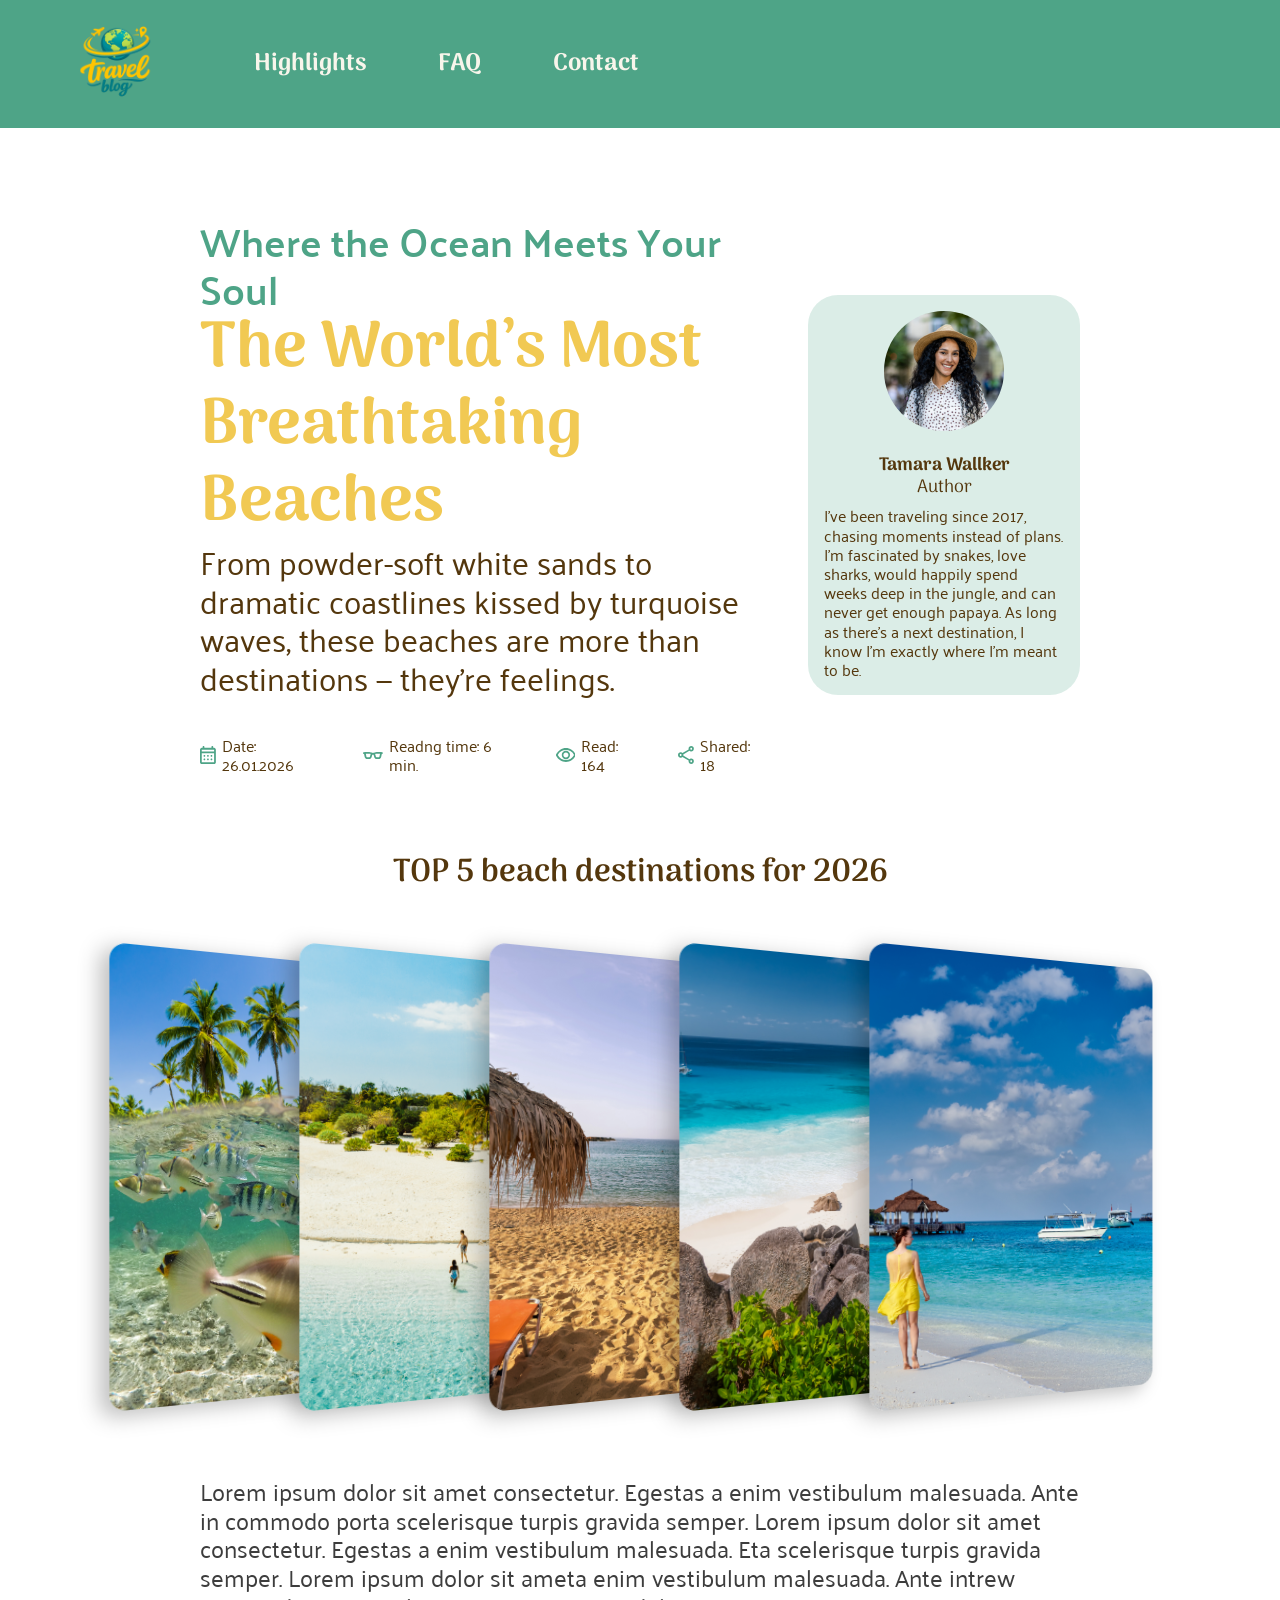
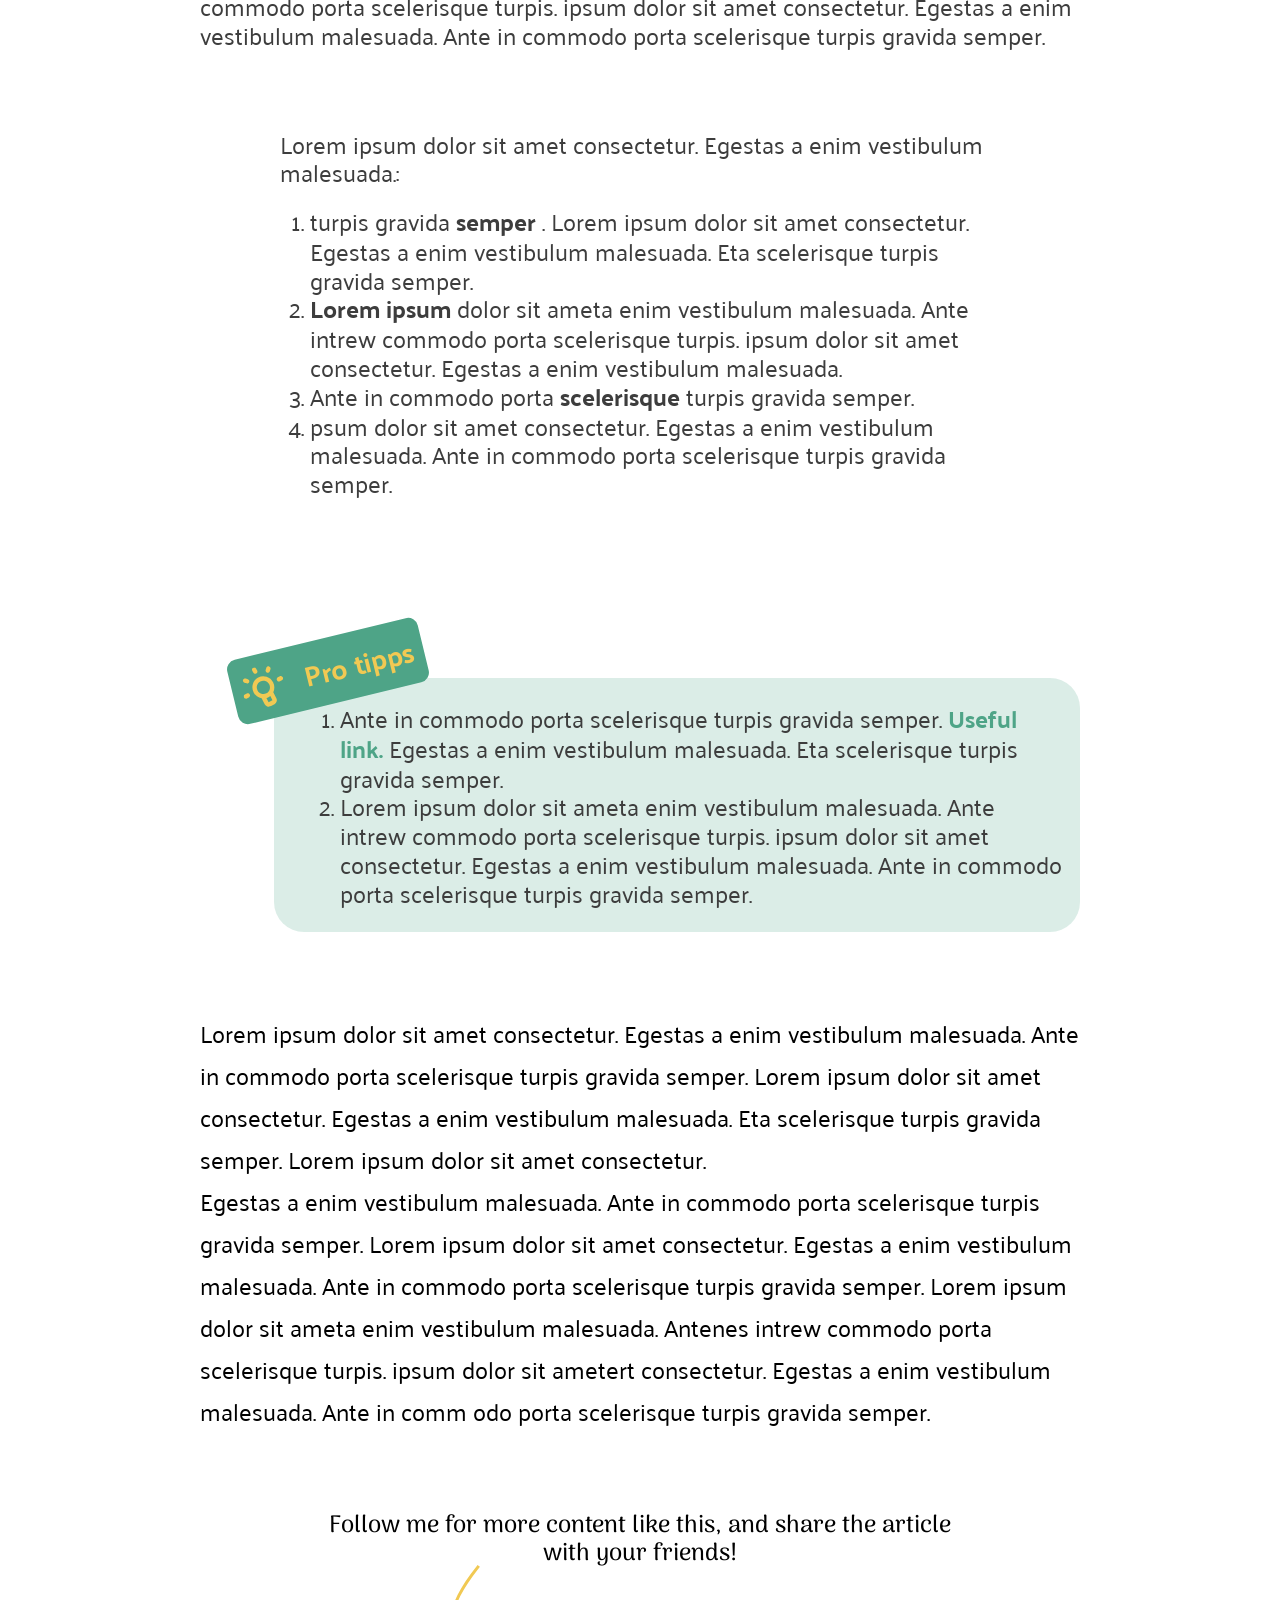
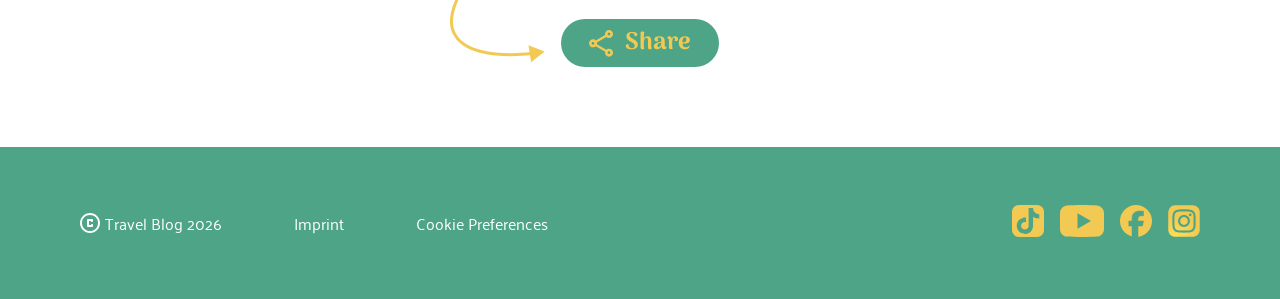
<file: articles/carousel/index.html>
<!doctype html>
<html lang="en">
  <head>
    <meta charset="UTF-8" />
    <meta name="viewport" content="width=device-width, initial-scale=1.0" />
    <title>Carousel Article</title>
    <link rel="stylesheet" href="../../style.css" />
    <link rel="stylesheet" href="style.css" />
  </head>
  <body>
    <!--Header Start-->
    <header>
      <div>
        <a href="../../index.html" aria-label="Home">
          <svg
            class="header_img"
            width="72"
            height="72"
            viewBox="0 0 72 72"
            fill="none"
            xmlns="http://www.w3.org/2000/svg"
            xmlns:xlink="http://www.w3.org/1999/xlink"
          >
            <rect width="72" height="72" fill="url(#logo)" />
            <defs>
              <pattern
                id="logo"
                patternContentUnits="objectBoundingBox"
                width="1"
                height="1"
              >
                <use
                  xlink:href="#logo_img"
                  transform="matrix(0.00163372 0 0 0.00163989 -0.330827 -0.301887)"
                />
              </pattern>
              <image
                id="logo_img"
                width="1024"
                height="1024"
                preserveAspectRatio="none"
                xlink:href="../../img/logo.png"
              />
            </defs>
          </svg>
        </a>
      </div>

      <div class="header_links">
        <!--Highlights Link-->
        <div class="highlights_link">
          <a class="links" href="../../index.html#Highlights">Highlights</a>
          <svg
            class="Vector_highlights"
            width="121"
            height="18"
            viewBox="0 0 121 18"
            fill="none"
            xmlns="http://www.w3.org/2000/svg"
          >
            <path
              d="M116.501 0.893534C116.419 0.774066 116.381 0.627382 116.4 0.482189C116.42 0.337028 116.494 0.205809 116.609 0.11669C116.723 0.0275719 116.868 -0.0128566 117.014 0.00359192C117.159 0.0200074 117.293 0.0925123 117.388 0.201594C117.388 0.201594 117.388 0.201594 117.388 0.201594C118.844 1.91463 120.248 3.79623 120.523 6.31874C120.853 8.95943 118.828 11.337 116.851 12.4822C114.829 13.7229 112.686 14.4281 110.51 15.0082C106.219 16.1154 101.792 16.6116 97.4649 16.9278C79.1872 18.0715 61.0198 17.1045 42.8975 17.04C30.8366 16.8464 18.581 17.2537 6.63421 14.4099C4.51298 13.8862 2.42601 13.2461 0.375709 12.5029C0.236778 12.4525 0.121871 12.3504 0.0569116 12.2171C-0.00804653 12.0838 -0.0178408 11.9306 0.0298108 11.7908C0.0774547 11.6509 0.178777 11.5356 0.311604 11.4697C0.444436 11.4038 0.597786 11.3931 0.738566 11.438C2.78187 12.0908 4.84712 12.6404 6.93848 13.0775C18.6708 15.4356 30.8286 14.7008 42.8853 14.629C61.0617 14.3032 79.2803 15.064 97.253 13.9353C101.495 13.627 105.816 13.2333 109.885 12.3815C113.773 11.5098 118.682 10.1094 118.725 6.40228C118.729 4.58591 117.713 2.65772 116.501 0.893534Z"
              fill="#F1C953"
            />
          </svg>
        </div>
        <!--FAQ Link-->
        <div class="FAQ_link">
          <a class="links" href="../../index.html#FAQ">FAQ</a>
          <svg
            class="Vector_FAQ"
            width="56"
            height="9"
            viewBox="0 0 56 9"
            fill="none"
            xmlns="http://www.w3.org/2000/svg"
          >
            <path
              d="M1.11002 0.434061C1.06868 0.299389 0.985572 0.177477 0.867154 0.0971136C0.74883 0.0167348 0.606447 -0.0157699 0.46862 0.0072012C0.330793 0.0301723 0.206649 0.107098 0.12079 0.221508C0.0348359 0.335933 -0.00423939 0.478209 0.000329177 0.619009C0.000329177 0.619009 0.000329177 0.619009 0.000329177 0.619009C0.0445563 1.69041 0.443364 2.77195 1.12261 3.6445C4.15074 7.0828 8.50513 7.46625 12.2772 7.82466C25.7569 8.67744 39.0095 5.43499 51.7489 7.61889C52.6432 7.83955 53.5066 8.1281 54.2784 8.51623C54.4086 8.58239 54.56 8.59899 54.7014 8.55846C54.8429 8.51796 54.9624 8.42428 55.0342 8.29728C55.106 8.17027 55.1246 8.01955 55.0863 7.8775C55.0481 7.73542 54.9558 7.61429 54.832 7.53684C54.832 7.53684 54.832 7.53684 54.832 7.53684C53.9991 7.01877 53.0765 6.62354 52.1318 6.30695C38.8369 2.92066 25.3885 5.69156 12.4775 4.83136C8.88228 4.52865 5.00906 4.39212 2.44511 2.42344C1.8409 1.91813 1.37467 1.26703 1.11002 0.434061Z"
              fill="#F1C953"
            />
          </svg>
        </div>
        <!--Content Link-->
        <div class="content_link">
          <a class="links" href="../../index.html#Contact">Contact</a>
          <svg
            class="Vector_content"
            width="92"
            height="11"
            viewBox="0 0 92 11"
            fill="none"
            xmlns="http://www.w3.org/2000/svg"
          >
            <path
              d="M4.17473 1.04503C4.29624 0.967901 4.38942 0.849846 4.43021 0.710108C4.47103 0.57043 4.45665 0.42152 4.38951 0.294749C4.32237 0.167978 4.20726 0.0724188 4.06878 0.0277061C3.93027 -0.0170668 3.78026 -0.00632037 3.64819 0.0508561C3.64819 0.0508561 3.64819 0.0508561 3.64819 0.0508561C2.8188 0.424332 2.11551 0.776782 1.40519 1.30875C1.26261 1.41211 1.02959 1.61299 0.867667 1.77748C0.688639 1.96345 0.572414 2.0828 0.392988 2.36018C0.235471 2.61146 0.120184 2.85612 0.0493878 3.17059C-0.023316 3.49731 -0.0142743 3.85367 0.066789 4.16764C1.13959 6.59462 2.97527 6.81911 4.50614 7.51795C6.11927 8.09803 7.66796 8.48829 9.29114 8.83303C12.4854 9.50132 15.7219 9.90264 18.9455 10.1658C28.3239 10.8347 37.6898 11.0987 47.1618 9.83675C59.9888 7.69851 73.0284 6.99318 86.0804 7.44608C87.6758 7.49744 89.2714 7.56301 90.8673 7.64013C91.0144 7.64723 91.1597 7.59818 91.2713 7.50107C91.383 7.40399 91.4518 7.26726 91.4627 7.12044C91.4737 6.97363 91.4259 6.8282 91.3298 6.71564C91.2338 6.60306 91.0974 6.53303 90.9508 6.51824C90.9508 6.51824 90.9508 6.51824 90.9508 6.51824C89.3552 6.35756 87.7575 6.21111 86.1577 6.0816C73.0747 4.98797 59.8067 5.24244 46.7477 7.15061C37.7906 8.16607 28.3435 7.83818 19.1868 7.17551C13.1965 6.52534 5.43133 6.4621 1.79375 3.66008C1.64551 3.49566 1.84026 2.94558 2.37546 2.42798C2.86639 1.93311 3.45257 1.50069 4.17473 1.04503Z"
              fill="#F1C953"
            />
          </svg>
        </div>
      </div>
    </header>
    <!--Header End-->

    <main>
      <!--Headline+info Section Start-->
      <section class="headline_info">
        <div class="headline">
          <h2>Where the Ocean Meets Your Soul</h2>
          <h1>The World’s Most Breathtaking Beaches</h1>
          <p>
            From powder-soft white sands to dramatic coastlines kissed by
            turquoise waves, these beaches are more than destinations — they’re
            feelings.
          </p>
          <div class="frame448">
            <div class="infos">
              <svg
                width="16"
                height="18"
                viewBox="0 0 16 18"
                fill="none"
                xmlns="http://www.w3.org/2000/svg"
              >
                <path
                  d="M1.77778 18C1.28889 18 0.87037 17.8237 0.522222 17.4713C0.174074 17.1187 0 16.695 0 16.2V3.6C0 3.105 0.174074 2.68125 0.522222 2.32875C0.87037 1.97625 1.28889 1.8 1.77778 1.8H2.66667V0.9C2.66667 0.645 2.75185 0.43125 2.92222 0.25875C3.09259 0.08625 3.3037 0 3.55556 0C3.80741 0 4.01852 0.08625 4.18889 0.25875C4.35926 0.43125 4.44444 0.645 4.44444 0.9V1.8H11.5556V0.9C11.5556 0.645 11.6407 0.43125 11.8111 0.25875C11.9815 0.08625 12.1926 0 12.4444 0C12.6963 0 12.9074 0.08625 13.0778 0.25875C13.2481 0.43125 13.3333 0.645 13.3333 0.9V1.8H14.2222C14.7111 1.8 15.1296 1.97625 15.4778 2.32875C15.8259 2.68125 16 3.105 16 3.6V16.2C16 16.695 15.8259 17.1187 15.4778 17.4713C15.1296 17.8237 14.7111 18 14.2222 18H1.77778ZM1.77778 16.2H14.2222V7.2H1.77778V16.2ZM1.77778 5.4H14.2222V3.6H1.77778V5.4ZM8 10.8C7.74815 10.8 7.53704 10.7137 7.36667 10.5413C7.1963 10.3688 7.11111 10.155 7.11111 9.9C7.11111 9.645 7.1963 9.43125 7.36667 9.25875C7.53704 9.08625 7.74815 9 8 9C8.25185 9 8.46296 9.08625 8.63333 9.25875C8.8037 9.43125 8.88889 9.645 8.88889 9.9C8.88889 10.155 8.8037 10.3688 8.63333 10.5413C8.46296 10.7137 8.25185 10.8 8 10.8ZM4.44444 10.8C4.19259 10.8 3.98148 10.7137 3.81111 10.5413C3.64074 10.3688 3.55556 10.155 3.55556 9.9C3.55556 9.645 3.64074 9.43125 3.81111 9.25875C3.98148 9.08625 4.19259 9 4.44444 9C4.6963 9 4.90741 9.08625 5.07778 9.25875C5.24815 9.43125 5.33333 9.645 5.33333 9.9C5.33333 10.155 5.24815 10.3688 5.07778 10.5413C4.90741 10.7137 4.6963 10.8 4.44444 10.8ZM11.5556 10.8C11.3037 10.8 11.0926 10.7137 10.9222 10.5413C10.7519 10.3688 10.6667 10.155 10.6667 9.9C10.6667 9.645 10.7519 9.43125 10.9222 9.25875C11.0926 9.08625 11.3037 9 11.5556 9C11.8074 9 12.0185 9.08625 12.1889 9.25875C12.3593 9.43125 12.4444 9.645 12.4444 9.9C12.4444 10.155 12.3593 10.3688 12.1889 10.5413C12.0185 10.7137 11.8074 10.8 11.5556 10.8ZM8 14.4C7.74815 14.4 7.53704 14.3138 7.36667 14.1413C7.1963 13.9688 7.11111 13.755 7.11111 13.5C7.11111 13.245 7.1963 13.0312 7.36667 12.8588C7.53704 12.6862 7.74815 12.6 8 12.6C8.25185 12.6 8.46296 12.6862 8.63333 12.8588C8.8037 13.0312 8.88889 13.245 8.88889 13.5C8.88889 13.755 8.8037 13.9688 8.63333 14.1413C8.46296 14.3138 8.25185 14.4 8 14.4ZM4.44444 14.4C4.19259 14.4 3.98148 14.3138 3.81111 14.1413C3.64074 13.9688 3.55556 13.755 3.55556 13.5C3.55556 13.245 3.64074 13.0312 3.81111 12.8588C3.98148 12.6862 4.19259 12.6 4.44444 12.6C4.6963 12.6 4.90741 12.6862 5.07778 12.8588C5.24815 13.0312 5.33333 13.245 5.33333 13.5C5.33333 13.755 5.24815 13.9688 5.07778 14.1413C4.90741 14.3138 4.6963 14.4 4.44444 14.4ZM11.5556 14.4C11.3037 14.4 11.0926 14.3138 10.9222 14.1413C10.7519 13.9688 10.6667 13.755 10.6667 13.5C10.6667 13.245 10.7519 13.0312 10.9222 12.8588C11.0926 12.6862 11.3037 12.6 11.5556 12.6C11.8074 12.6 12.0185 12.6862 12.1889 12.8588C12.3593 13.0312 12.4444 13.245 12.4444 13.5C12.4444 13.755 12.3593 13.9688 12.1889 14.1413C12.0185 14.3138 11.8074 14.4 11.5556 14.4Z"
                  fill="#4EA487"
                />
              </svg>
              <p>Date: 26.01.2026</p>
            </div>
            <div class="infos">
              <svg
                width="20"
                height="7"
                viewBox="0 0 20 7"
                fill="none"
                xmlns="http://www.w3.org/2000/svg"
              >
                <path
                  d="M4.27062 7C3.65833 7 3.108 6.80313 2.61963 6.40938C2.13126 6.01562 1.82147 5.5125 1.69027 4.9L1.05611 1.96875H0.968644C0.720814 1.99792 0.505785 1.93229 0.323556 1.77188C0.141328 1.61146 0.0356357 1.40729 0.00647923 1.15938C-0.0226773 0.911458 0.0465694 0.7 0.214219 0.525C0.381869 0.35 0.58961 0.247917 0.83744 0.21875C1.74129 0.145833 2.52852 0.0911458 3.19912 0.0546875C3.86972 0.0182292 4.482 0 5.03598 0C5.98357 0 6.74892 0.04375 7.33205 0.13125C7.91518 0.21875 8.44 0.371875 8.90651 0.590625C9.1106 0.692708 9.30376 0.765625 9.48599 0.809375C9.66822 0.853125 9.83951 0.875 9.99988 0.875C10.1602 0.875 10.317 0.853125 10.47 0.809375C10.6231 0.765625 10.8017 0.7 11.0058 0.6125C11.4869 0.39375 12.0408 0.236979 12.6677 0.142188C13.2946 0.0473958 14.1255 0 15.1606 0C15.8312 0 16.5382 0.0182292 17.2817 0.0546875C18.0252 0.0911458 18.6594 0.138542 19.1842 0.196875C19.432 0.226042 19.6361 0.328125 19.7965 0.503125C19.9568 0.678125 20.0224 0.889583 19.9933 1.1375C19.9641 1.38542 19.8621 1.58958 19.6871 1.75C19.5122 1.91042 19.3008 1.97604 19.053 1.94688H18.9655L18.3095 4.92188C18.1783 5.53438 17.8721 6.03385 17.3911 6.42031C16.91 6.80677 16.3633 7 15.751 7H13.8048C13.1925 7 12.6531 6.81406 12.1866 6.44219C11.7201 6.07031 11.414 5.59271 11.2682 5.00938L10.6778 2.66875H9.34385L8.75343 5.00938C8.59307 5.60729 8.27964 6.08854 7.81314 6.45312C7.34663 6.81771 6.81453 7 6.21682 7H4.27062ZM3.39592 4.55C3.43966 4.75417 3.54171 4.92188 3.70207 5.05312C3.86243 5.18438 4.04466 5.25 4.24875 5.25H6.19495C6.39905 5.25 6.58127 5.18802 6.74163 5.06406C6.902 4.9401 7.00404 4.78333 7.04778 4.59375L7.72567 1.94688C7.33205 1.87396 6.88742 1.82656 6.39176 1.80469C5.8961 1.78281 5.44417 1.77188 5.03598 1.77188C4.70068 1.77188 4.33987 1.77552 3.95354 1.78281C3.56722 1.7901 3.20641 1.80833 2.87111 1.8375L3.39592 4.55ZM12.952 4.59375C12.9957 4.78333 13.0978 4.9401 13.2581 5.06406C13.4185 5.18802 13.6007 5.25 13.8048 5.25H15.751C15.9551 5.25 16.1373 5.18438 16.2977 5.05312C16.458 4.92188 16.5601 4.75417 16.6038 4.55L17.1724 1.81563C16.8808 1.80104 16.5455 1.7901 16.1665 1.78281C15.7874 1.77552 15.4521 1.77188 15.1606 1.77188C14.7232 1.77188 14.2385 1.78281 13.7064 1.80469C13.1743 1.82656 12.6969 1.87396 12.2741 1.94688L12.952 4.59375Z"
                  fill="#4EA487"
                />
              </svg>
              <p>Readng time: 6 min.</p>
            </div>

            <div class="infos">
              <svg
                width="20"
                height="14"
                viewBox="0 0 20 14"
                fill="none"
                xmlns="http://www.w3.org/2000/svg"
              >
                <path
                  d="M10 11.2C11.1655 11.2 12.1562 10.7917 12.972 9.975C13.7879 9.15833 14.1958 8.16667 14.1958 7C14.1958 5.83333 13.7879 4.84167 12.972 4.025C12.1562 3.20833 11.1655 2.8 10 2.8C8.8345 2.8 7.84382 3.20833 7.02797 4.025C6.21212 4.84167 5.8042 5.83333 5.8042 7C5.8042 8.16667 6.21212 9.15833 7.02797 9.975C7.84382 10.7917 8.8345 11.2 10 11.2ZM10 9.52C9.3007 9.52 8.70629 9.275 8.21678 8.785C7.72727 8.295 7.48252 7.7 7.48252 7C7.48252 6.3 7.72727 5.705 8.21678 5.215C8.70629 4.725 9.3007 4.48 10 4.48C10.6993 4.48 11.2937 4.725 11.7832 5.215C12.2727 5.705 12.5175 6.3 12.5175 7C12.5175 7.7 12.2727 8.295 11.7832 8.785C11.2937 9.275 10.6993 9.52 10 9.52ZM10 14C7.91764 14 6.01787 13.44 4.3007 12.32C2.58353 11.2 1.22766 9.72222 0.2331 7.88667C0.1554 7.74667 0.0971251 7.60278 0.0582751 7.455C0.019425 7.30722 0 7.15556 0 7C0 6.84444 0.019425 6.69278 0.0582751 6.545C0.0971251 6.39722 0.1554 6.25333 0.2331 6.11333C1.22766 4.27778 2.58353 2.8 4.3007 1.68C6.01787 0.56 7.91764 0 10 0C12.0824 0 13.9821 0.56 15.6993 1.68C17.4165 2.8 18.7723 4.27778 19.7669 6.11333C19.8446 6.25333 19.9029 6.39722 19.9417 6.545C19.9806 6.69278 20 6.84444 20 7C20 7.15556 19.9806 7.30722 19.9417 7.455C19.9029 7.60278 19.8446 7.74667 19.7669 7.88667C18.7723 9.72222 17.4165 11.2 15.6993 12.32C13.9821 13.44 12.0824 14 10 14ZM10 12.1333C11.756 12.1333 13.3683 11.6706 14.8368 10.745C16.3054 9.81944 17.4281 8.57111 18.2051 7C17.4281 5.42889 16.3054 4.18056 14.8368 3.255C13.3683 2.32944 11.756 1.86667 10 1.86667C8.24398 1.86667 6.6317 2.32944 5.16317 3.255C3.69464 4.18056 2.57187 5.42889 1.79487 7C2.57187 8.57111 3.69464 9.81944 5.16317 10.745C6.6317 11.6706 8.24398 12.1333 10 12.1333Z"
                  fill="#4EA487"
                />
              </svg>
              <p>Read: 164</p>
            </div>

            <div class="infos">
              <svg
                width="16"
                height="18"
                viewBox="0 0 16 18"
                fill="none"
                xmlns="http://www.w3.org/2000/svg"
              >
                <path
                  d="M13.3333 18C12.5926 18 11.963 17.7375 11.4444 17.2125C10.9259 16.6875 10.6667 16.05 10.6667 15.3C10.6667 15.21 10.6889 15 10.7333 14.67L4.48889 10.98C4.25185 11.205 3.97778 11.3813 3.66667 11.5087C3.35556 11.6363 3.02222 11.7 2.66667 11.7C1.92593 11.7 1.2963 11.4375 0.777778 10.9125C0.259259 10.3875 0 9.75 0 9C0 8.25 0.259259 7.6125 0.777778 7.0875C1.2963 6.5625 1.92593 6.3 2.66667 6.3C3.02222 6.3 3.35556 6.36375 3.66667 6.49125C3.97778 6.61875 4.25185 6.795 4.48889 7.02L10.7333 3.33C10.7037 3.225 10.6852 3.12375 10.6778 3.02625C10.6704 2.92875 10.6667 2.82 10.6667 2.7C10.6667 1.95 10.9259 1.3125 11.4444 0.7875C11.963 0.2625 12.5926 0 13.3333 0C14.0741 0 14.7037 0.2625 15.2222 0.7875C15.7407 1.3125 16 1.95 16 2.7C16 3.45 15.7407 4.0875 15.2222 4.6125C14.7037 5.1375 14.0741 5.4 13.3333 5.4C12.9778 5.4 12.6444 5.33625 12.3333 5.20875C12.0222 5.08125 11.7481 4.905 11.5111 4.68L5.26667 8.37C5.2963 8.475 5.31482 8.57625 5.32222 8.67375C5.32963 8.77125 5.33333 8.88 5.33333 9C5.33333 9.12 5.32963 9.22875 5.32222 9.32625C5.31482 9.42375 5.2963 9.525 5.26667 9.63L11.5111 13.32C11.7481 13.095 12.0222 12.9187 12.3333 12.7913C12.6444 12.6638 12.9778 12.6 13.3333 12.6C14.0741 12.6 14.7037 12.8625 15.2222 13.3875C15.7407 13.9125 16 14.55 16 15.3C16 16.05 15.7407 16.6875 15.2222 17.2125C14.7037 17.7375 14.0741 18 13.3333 18ZM13.3333 16.2C13.5852 16.2 13.7963 16.1137 13.9667 15.9412C14.137 15.7687 14.2222 15.555 14.2222 15.3C14.2222 15.045 14.137 14.8313 13.9667 14.6587C13.7963 14.4862 13.5852 14.4 13.3333 14.4C13.0815 14.4 12.8704 14.4862 12.7 14.6587C12.5296 14.8313 12.4444 15.045 12.4444 15.3C12.4444 15.555 12.5296 15.7687 12.7 15.9412C12.8704 16.1137 13.0815 16.2 13.3333 16.2ZM2.66667 9.9C2.91852 9.9 3.12963 9.81375 3.3 9.64125C3.47037 9.46875 3.55556 9.255 3.55556 9C3.55556 8.745 3.47037 8.53125 3.3 8.35875C3.12963 8.18625 2.91852 8.1 2.66667 8.1C2.41481 8.1 2.2037 8.18625 2.03333 8.35875C1.86296 8.53125 1.77778 8.745 1.77778 9C1.77778 9.255 1.86296 9.46875 2.03333 9.64125C2.2037 9.81375 2.41481 9.9 2.66667 9.9ZM13.3333 3.6C13.5852 3.6 13.7963 3.51375 13.9667 3.34125C14.137 3.16875 14.2222 2.955 14.2222 2.7C14.2222 2.445 14.137 2.23125 13.9667 2.05875C13.7963 1.88625 13.5852 1.8 13.3333 1.8C13.0815 1.8 12.8704 1.88625 12.7 2.05875C12.5296 2.23125 12.4444 2.445 12.4444 2.7C12.4444 2.955 12.5296 3.16875 12.7 3.34125C12.8704 3.51375 13.0815 3.6 13.3333 3.6Z"
                  fill="#4EA487"
                />
              </svg>
              <p>Shared: 18</p>
            </div>
          </div>
        </div>
        <div class="author_info">
          <div class="author_img"></div>
          <div
            style="
              display: flex;
              align-items: center;
              flex-direction: column;
              margin: 8px 0;
            "
          >
            <h1>Tamara Wallker</h1>
            <h2>Author</h2>
          </div>

          <p>
          I’ve been traveling since 2017, chasing moments instead of plans. I’m
            fascinated by snakes, love sharks, would happily spend weeks deep in
          the jungle, and can never get enough papaya. As long as there’s a next
          destination, I know I’m exactly where I’m meant to be.
          </p>
        </div>
      </section>
      <!--Headline+info Section End-->

      <!--Carousel Section Start-->
      <section class="carousel">
        <h1 class="carousel__title">TOP 5 beach destinations for 2026</h1>

        <input type="radio" name="beach" id="beach1" checked />
        <input type="radio" name="beach" id="beach2" />
        <input type="radio" name="beach" id="beach3" />
        <input type="radio" name="beach" id="beach4" />
        <input type="radio" name="beach" id="beach5" />

        <div class="carousel__track-wrapper">
          <div class="carousel__cards">
            <div class="card">
              <div
                class="card__img"
                style="background-image: url(../../img/beach-4.jpg)"
              ></div>
            </div>
            <div class="card">
              <div
                class="card__img"
                style="background-image: url(../../img/beach-3.jpg)"
              ></div>
            </div>
            <div class="card">
              <div
                class="card__img"
                style="background-image: url(../../img/beach-2.jpg)"
              ></div>
            </div>
            <div class="card">
              <div
                class="card__img"
                style="background-image: url(../../img/beach-1.jpg)"
              ></div>
            </div>
            <div class="card card--last">
              <div
                class="card__img"
                style="background-image: url(../../img/women.jpg)"
              ></div>
            </div>
          </div>
        </div>

        <div class="Ellipse">
          <label class="Ellipse_dic" for="beach1" aria-label="Show beach 1"></label>
          <label class="Ellipse_dic" for="beach2" aria-label="Show beach 2"></label>
          <label class="Ellipse_dic" for="beach3" aria-label="Show beach 3"></label>
          <label class="Ellipse_dic" for="beach4" aria-label="Show beach 4"></label>
          <label class="Ellipse_dic" for="beach5" aria-label="Show beach 5"></label>
        </div>
      </section>
      <!--Carousel Section End-->

      <!--Description Section Start-->
      <section class="description">
        <p>
          Lorem ipsum dolor sit amet consectetur. Egestas a enim vestibulum
          malesuada. Ante in commodo porta scelerisque turpis gravida semper.
          Lorem ipsum dolor sit amet consectetur. Egestas a enim vestibulum
          malesuada. Eta scelerisque turpis gravida semper. Lorem ipsum dolor sit
          ameta enim vestibulum malesuada. Ante intrew commodo porta scelerisque
          turpis. ipsum dolor sit amet consectetur. Egestas a enim vestibulum
          malesuada. Ante in commodo porta scelerisque turpis gravida semper.
        </p>
        <div class="text">
          <p>
            Lorem ipsum dolor sit amet consectetur. Egestas a enim vestibulum
            malesuada.:
          </p>
          <ol>
            <li>
              turpis gravida <b>semper</b> . Lorem ipsum dolor sit amet
              consectetur. Egestas a enim vestibulum malesuada. Eta scelerisque
              turpis gravida semper.
            </li>
            <li>
              <b>Lorem ipsum</b> dolor sit ameta enim vestibulum malesuada. Ante
              intrew commodo porta scelerisque turpis. ipsum dolor sit amet
              consectetur. Egestas a enim vestibulum malesuada.
            </li>
            <li>
              Ante in commodo porta <b>scelerisque</b> turpis gravida semper.
            </li>

            <li>
              psum dolor sit amet consectetur. Egestas a enim vestibulum
              malesuada. Ante in commodo porta scelerisque turpis gravida semper.
            </li>
          </ol>
        </div>
      </section>
      <!--Description Section End-->

      <!--Pro Tipps Section Start-->
      <section class="pro_tipp">
        <div class="pro_tipp_title">
          <svg
            width="43"
            height="42"
            viewBox="0 0 43 42"
            fill="none"
            xmlns="http://www.w3.org/2000/svg"
          >
            <path
              d="M18.7295 1.71005L19.2543 3.86752C19.403 4.4788 19.324 5.04076 19.0172 5.55338C18.7104 6.066 18.2559 6.39557 17.6537 6.54208C17.0515 6.68859 16.4964 6.60464 15.9884 6.29024C15.4804 5.97583 15.152 5.51299 15.0033 4.90171L14.4784 2.74424C14.3297 2.13296 14.4088 1.571 14.7156 1.05838C15.0223 0.545758 15.4769 0.216187 16.0791 0.0696772C16.6813 -0.0768325 17.2364 0.00711868 17.7444 0.321523C18.2524 0.635928 18.5807 1.09877 18.7295 1.71005ZM40.9822 19.148L38.8567 19.6651C38.2545 19.8116 37.6993 19.7276 37.1914 19.4132C36.6834 19.0988 36.355 18.636 36.2063 18.0247C36.0576 17.4134 36.1366 16.8515 36.4434 16.3388C36.7502 15.8262 37.2047 15.4966 37.8069 15.3501L39.9324 14.833C40.5347 14.6865 41.0898 14.7705 41.5978 15.0849C42.1058 15.3993 42.4341 15.8621 42.5828 16.4734C42.7315 17.0847 42.6525 17.6467 42.3457 18.1593C42.0389 18.6719 41.5844 19.0015 40.9822 19.148ZM4.8486 27.9386L2.7231 28.4557C2.12087 28.6022 1.56577 28.5182 1.05778 28.2038C0.549788 27.8894 0.221437 27.4266 0.0727241 26.8153C-0.0759889 26.204 0.00304966 25.642 0.309837 25.1294C0.616628 24.6168 1.07113 24.2872 1.67336 24.1407L3.79886 23.6236C4.40109 23.4771 4.9562 23.5611 5.46419 23.8755C5.97217 24.1899 6.30053 24.6527 6.44924 25.264C6.59795 25.8753 6.51891 26.4372 6.21212 26.9499C5.90533 27.4625 5.45083 27.7921 4.8486 27.9386ZM6.28354 8.85118L8.1388 9.99944C8.6247 10.3002 8.94201 10.7562 9.09072 11.3675C9.23944 11.9788 9.16707 12.5296 8.87362 13.0199C8.58017 13.5102 8.13233 13.8287 7.5301 13.9752C6.92788 14.1217 6.38381 14.0446 5.89791 13.7438L4.04265 12.5956C3.55675 12.2948 3.23944 11.8388 3.09073 11.2275C2.94201 10.6163 3.01438 10.0654 3.30783 9.57511C3.60128 9.08477 4.04912 8.76635 4.65135 8.61984C5.25357 8.47333 5.79763 8.55044 6.28354 8.85118ZM32.5244 5.66652L31.404 7.53871C31.1105 8.02904 30.6627 8.34747 30.0605 8.49398C29.4582 8.64049 28.9142 8.56337 28.4283 8.26264C27.9424 7.9619 27.6251 7.5059 27.4763 6.89461C27.3276 6.28333 27.4 5.73252 27.6934 5.24219L28.8139 3.36999C29.1073 2.87965 29.5552 2.56123 30.1574 2.41472C30.7596 2.26821 31.3037 2.34532 31.7896 2.64606C32.2755 2.9468 32.5928 3.40281 32.7415 4.01409C32.8902 4.62537 32.8179 5.17618 32.5244 5.66652ZM18.7034 10.857C21.6437 10.1417 24.4059 10.5837 26.99 12.1831C29.5741 13.7825 31.2292 16.0744 31.9553 19.0589C32.3752 20.7849 32.3858 22.4866 31.9872 24.1642C31.5886 25.8417 30.8608 27.3613 29.8038 28.7229L31.3784 35.1953C31.667 36.382 31.4979 37.499 30.871 38.5466C30.2441 39.5941 29.3461 40.2601 28.1771 40.5445L23.9261 41.5787C22.7571 41.8631 21.6535 41.684 20.6155 41.0415C19.5774 40.3991 18.914 39.4845 18.6253 38.2979L17.0507 31.8255C15.4863 31.1016 14.1418 30.0862 13.0171 28.7792C11.8924 27.4723 11.1201 25.9558 10.7002 24.2298C9.97418 21.2453 10.3915 18.4492 11.9521 15.8415C13.5127 13.2338 15.7631 11.5723 18.7034 10.857ZM26.0251 31.6988C25.6884 31.8569 25.3473 31.9971 25.0017 32.1192C24.6562 32.2413 24.3064 32.3455 23.9521 32.4317C23.5979 32.5179 23.2392 32.5861 22.8762 32.6363C22.5132 32.6865 22.1459 32.7188 21.7741 32.733L22.8764 37.2637L27.1274 36.2295L26.0251 31.6988ZM19.7532 15.172C17.9819 15.6029 16.6294 16.5984 15.6957 18.1586C14.762 19.7187 14.5139 21.3977 14.9513 23.1956C15.3886 24.9935 16.3804 26.3709 17.9264 27.3278C19.4725 28.2847 21.1311 28.5477 22.9024 28.1168C24.6736 27.6858 26.0261 26.6903 26.9598 25.1301C27.8935 23.57 28.1417 21.891 27.7043 20.0931C27.2669 18.2952 26.2752 16.9178 24.7291 15.9609C23.1831 15.004 21.5244 14.741 19.7532 15.172Z"
              fill="#F1C953"
            />
          </svg>
          <h1>Pro tipps</h1>
        </div>

        <div class="pro_tipp_text">
          <ol>
            <li>
              Ante in commodo porta scelerisque turpis gravida semper.
              <a href="">Useful link.</a> Egestas a enim vestibulum malesuada. Eta
              scelerisque turpis gravida semper.
            </li>
            <li>
              Lorem ipsum dolor sit ameta enim vestibulum malesuada. Ante intrew
              commodo porta scelerisque turpis. ipsum dolor sit amet consectetur.
              Egestas a enim vestibulum malesuada. Ante in commodo porta
              scelerisque turpis gravida semper.
            </li>
          </ol>
        </div>

        <p class="pro_tipp_text_description">
          Lorem ipsum dolor sit amet consectetur. Egestas a enim vestibulum
          malesuada. Ante in commodo porta scelerisque turpis gravida semper.
          Lorem ipsum dolor sit amet consectetur. Egestas a enim vestibulum
          malesuada. Eta scelerisque turpis gravida semper. Lorem ipsum dolor sit
          amet consectetur. <br />Egestas a enim vestibulum malesuada. Ante in
          commodo porta scelerisque turpis gravida semper. Lorem ipsum dolor sit
          amet consectetur. Egestas a enim vestibulum malesuada. Ante in commodo
          porta scelerisque turpis gravida semper. Lorem ipsum dolor sit ameta
          enim vestibulum malesuada. Antenes intrew commodo porta scelerisque
          turpis. ipsum dolor sit ametert consectetur. Egestas a enim vestibulum
          malesuada. Ante in comm odo porta scelerisque turpis gravida semper.
        </p>
      </section>
      <!--Pro Tipps Section End-->

      <!--Share Section Start-->
      <section class="share">
        <div>
          <h2>
            Follow me for more content like this, and
            share the article with your friends!
          </h2>

          <div class="vector">
            <svg
              class="arrow_desktop"
              width="95"
              height="98"
              viewBox="0 0 95 98"
              fill="none"
              xmlns="http://www.w3.org/2000/svg"
            >
              <path
                d="M26.6357 1.17327L27.5701 -0.000135855L29.9169 1.86869L28.9825 3.04209L27.8091 2.10768L26.6357 1.17327ZM94.614 86.5125L81.1211 97.3726L78.4625 80.2573L94.614 86.5125ZM27.8091 2.10768L28.9825 3.04209C12.1566 24.1715 4.6339 40.2032 3.24187 52.2357C2.5493 58.2222 3.37576 63.1998 5.31038 67.3474C7.24689 71.4991 10.335 74.907 14.2979 77.6853C22.2639 83.2702 33.6628 86.2374 45.8259 87.4883C57.9539 88.7355 70.6632 88.2591 81.101 87.095L81.2672 88.5858L81.4335 90.0765C70.8421 91.2578 57.9114 91.7469 45.519 90.4725C33.1617 89.2017 21.1601 86.1602 12.5757 80.1418C8.26334 77.1184 4.78885 73.3262 2.59159 68.6156C0.392442 63.9009 -0.485981 58.3542 0.26175 51.8909C1.75033 39.0239 9.689 22.4543 26.6357 1.17327L27.8091 2.10768Z"
                fill="#F1C953"
              />
            </svg>

            <svg
              class="arrow_mobile"
              width="32"
              height="53"
              viewBox="0 0 32 53"
              fill="none"
              xmlns="http://www.w3.org/2000/svg"
            >
              <path
                d="M27.9586 0.432057L29.3951 5.26789e-05L30.2591 2.87294L28.8226 3.30495L28.3906 1.8685L27.9586 0.432057ZM31.5788 52.1134L14.2643 52.5724L22.5241 37.3482L31.5788 52.1134ZM28.3906 1.8685L28.8226 3.30495C18.1426 6.51689 11.4221 10.1099 7.52692 13.7455C3.69462 17.3224 2.62369 20.9013 3.11048 24.3353C3.61354 27.884 5.81622 31.5306 9.06148 35.0371C12.2872 38.5224 16.4195 41.7361 20.5331 44.4198L19.7135 45.6761L18.894 46.9324C14.6544 44.1666 10.3074 40.7999 6.85975 37.0748C3.43164 33.3708 0.766824 29.177 0.140177 24.7563C-0.502736 20.221 1.03443 15.7016 5.47993 11.5524C9.86253 7.46184 17.0895 3.70088 27.9586 0.432057L28.3906 1.8685Z"
                fill="#F1C953"
              />
            </svg>
          </div>

          <div class="Share_div share-component">
            <input
              class="share-toggle"
              type="checkbox"
              id="share_toggle"
              aria-controls="share_links"
            />
            <label class="share-button" for="share_toggle">
              <span class="share-icon">
                <svg
                  width="24"
                  height="27"
                  viewBox="0 0 24 27"
                  fill="none"
                  xmlns="http://www.w3.org/2000/svg"
                  id="share_img"
                >
                  <path
                    d="M20 26.6667C18.8889 26.6667 17.9444 26.2778 17.1667 25.5C16.3889 24.7222 16 23.7778 16 22.6667C16 22.5333 16.0333 22.2222 16.1 21.7333L6.73333 16.2667C6.37778 16.6 5.96667 16.8611 5.5 17.05C5.03333 17.2389 4.53333 17.3333 4 17.3333C2.88889 17.3333 1.94444 16.9444 1.16667 16.1667C0.388889 15.3889 0 14.4444 0 13.3333C0 12.2222 0.388889 11.2778 1.16667 10.5C1.94444 9.72222 2.88889 9.33333 4 9.33333C4.53333 9.33333 5.03333 9.42778 5.5 9.61667C5.96667 9.80556 6.37778 10.0667 6.73333 10.4L16.1 4.93333C16.0556 4.77778 16.0278 4.62778 16.0167 4.48333C16.0056 4.33889 16 4.17778 16 4C16 2.88889 16.3889 1.94444 17.1667 1.16667C17.9444 0.388889 18.8889 0 20 0C21.1111 0 22.0556 0.388889 22.8333 1.16667C23.6111 1.94444 24 2.88889 24 4C24 5.11111 23.6111 6.05556 22.8333 6.83333C22.0556 7.61111 21.1111 8 20 8C19.4667 8 18.9667 7.90555 18.5 7.71667C18.0333 7.52778 17.6222 7.26667 17.2667 6.93333L7.9 12.4C7.94445 12.5556 7.97222 12.7056 7.98333 12.85C7.99444 12.9944 8 13.1556 8 13.3333C8 13.5111 7.99444 13.6722 7.98333 13.8167C7.97222 13.9611 7.94445 14.1111 7.9 14.2667L17.2667 19.7333C17.6222 19.4 18.0333 19.1389 18.5 18.95C18.9667 18.7611 19.4667 18.6667 20 18.6667C21.1111 18.6667 22.0556 19.0556 22.8333 19.8333C23.6111 20.6111 24 21.5556 24 22.6667C24 23.7778 23.6111 24.7222 22.8333 25.5C22.0556 26.2778 21.1111 26.6667 20 26.6667ZM20 24C20.3778 24 20.6944 23.8722 20.95 23.6167C21.2056 23.3611 21.3333 23.0444 21.3333 22.6667C21.3333 22.2889 21.2056 21.9722 20.95 21.7167C20.6944 21.4611 20.3778 21.3333 20 21.3333C19.6222 21.3333 19.3056 21.4611 19.05 21.7167C18.7944 21.9722 18.6667 22.2889 18.6667 22.6667C18.6667 23.0444 18.7944 23.3611 19.05 23.6167C19.3056 23.8722 19.6222 24 20 24ZM4 14.6667C4.37778 14.6667 4.69444 14.5389 4.95 14.2833C5.20556 14.0278 5.33333 13.7111 5.33333 13.3333C5.33333 12.9556 5.20556 12.6389 4.95 12.3833C4.69444 12.1278 4.37778 12 4 12C3.62222 12 3.30556 12.1278 3.05 12.3833C2.79444 12.6389 2.66667 12.9556 2.66667 13.3333C2.66667 13.7111 2.79444 14.0278 3.05 14.2833C3.30556 14.5389 3.62222 14.6667 4 14.6667ZM20 5.33333C20.3778 5.33333 20.6944 5.20556 20.95 4.95C21.2056 4.69444 21.3333 4.37778 21.3333 4C21.3333 3.62222 21.2056 3.30556 20.95 3.05C20.6944 2.79444 20.3778 2.66667 20 2.66667C19.6222 2.66667 19.3056 2.79444 19.05 3.05C18.7944 3.30556 18.6667 3.62222 18.6667 4C18.6667 4.37778 18.7944 4.69444 19.05 4.95C19.3056 5.20556 19.6222 5.33333 20 5.33333Z"
                    fill="#F1C953"
                  />
                </svg>
              </span>
              <span class="share-text">Share</span>
            </label>
            <div class="share-links" id="share_links">
              <a href="">LinkedIn</a>
              <a href="">WhatsApp</a>
            </div>
          </div>
        </div>
      </section>
      <!--Share Section End-->
    </main>

    <!--Footer Section Start-->
    <footer>
      <div class="copr">
        <a>
          <svg
            width="20"
            height="20"
            viewBox="0 0 20 20"
            fill="none"
            xmlns="http://www.w3.org/2000/svg"
          >
            <path
              d="M10 20C8.61667 20 7.31667 19.7375 6.1 19.2125C4.88333 18.6875 3.825 17.975 2.925 17.075C2.025 16.175 1.3125 15.1167 0.7875 13.9C0.2625 12.6833 0 11.3833 0 10C0 8.61667 0.2625 7.31667 0.7875 6.1C1.3125 4.88333 2.025 3.825 2.925 2.925C3.825 2.025 4.88333 1.3125 6.1 0.7875C7.31667 0.2625 8.61667 0 10 0C11.3833 0 12.6833 0.2625 13.9 0.7875C15.1167 1.3125 16.175 2.025 17.075 2.925C17.975 3.825 18.6875 4.88333 19.2125 6.1C19.7375 7.31667 20 8.61667 20 10C20 11.3833 19.7375 12.6833 19.2125 13.9C18.6875 15.1167 17.975 16.175 17.075 17.075C16.175 17.975 15.1167 18.6875 13.9 19.2125C12.6833 19.7375 11.3833 20 10 20ZM10 18C12.2333 18 14.125 17.225 15.675 15.675C17.225 14.125 18 12.2333 18 10C18 7.76667 17.225 5.875 15.675 4.325C14.125 2.775 12.2333 2 10 2C7.76667 2 5.875 2.775 4.325 4.325C2.775 5.875 2 7.76667 2 10C2 12.2333 2.775 14.125 4.325 15.675C5.875 17.225 7.76667 18 10 18ZM8 14H12C12.2833 14 12.5208 13.9042 12.7125 13.7125C12.9042 13.5208 13 13.2833 13 13V12C13 11.7167 12.9042 11.4792 12.7125 11.2875C12.5208 11.0958 12.2833 11 12 11C11.7167 11 11.4792 11.0958 11.2875 11.2875C11.0958 11.4792 11 11.7167 11 12H9V8H11C11 8.28333 11.0958 8.52083 11.2875 8.7125C11.4792 8.90417 11.7167 9 12 9C12.2833 9 12.5208 8.90417 12.7125 8.7125C12.9042 8.52083 13 8.28333 13 8V7C13 6.71667 12.9042 6.47917 12.7125 6.2875C12.5208 6.09583 12.2833 6 12 6H8C7.71667 6 7.47917 6.09583 7.2875 6.2875C7.09583 6.47917 7 6.71667 7 7V13C7 13.2833 7.09583 13.5208 7.2875 13.7125C7.47917 13.9042 7.71667 14 8 14Z"
              fill="white"
            />
          </svg>
          Travel Blog 2026</a
        >
        <a href="">Imprint</a>
        <a href="">Cookie Preferences</a>
      </div>

      <div class="social">
        <a href="https://www.tiktok.com/" target="_blank">
          <svg
            width="32"
            height="32"
            viewBox="0 0 32 32"
            fill="none"
            xmlns="http://www.w3.org/2000/svg"
          >
            <g clip-path="url(#tiktok)">
              <path
                d="M25 0H7C3.13401 0 0 3.13401 0 7V25C0 28.866 3.13401 32 7 32H25C28.866 32 32 28.866 32 25V7C32 3.13401 28.866 0 25 0Z"
                fill="#F1C953"
              />
              <path
                d="M24.4366 8.58208C24.2616 8.49165 24.0913 8.39252 23.9262 8.28505C23.4463 7.96772 23.0062 7.59382 22.6155 7.17138C21.6379 6.05288 21.2728 4.91815 21.1383 4.12372H21.1437C21.0314 3.46425 21.0779 3.0376 21.0849 3.0376H16.6324V20.2544C16.6324 20.4855 16.6324 20.7139 16.6227 20.9397C16.6227 20.9678 16.62 20.9937 16.6184 21.024C16.6184 21.0364 16.6184 21.0493 16.6157 21.0623C16.6157 21.0655 16.6157 21.0688 16.6157 21.072C16.5688 21.6898 16.3707 22.2865 16.0391 22.8097C15.7074 23.333 15.2522 23.7667 14.7135 24.0727C14.1521 24.3921 13.5172 24.5596 12.8713 24.5588C10.7968 24.5588 9.11556 22.8672 9.11556 20.7782C9.11556 18.6892 10.7968 16.9976 12.8713 16.9976C13.264 16.9973 13.6543 17.0591 14.0276 17.1807L14.033 12.6473C12.8996 12.5009 11.7481 12.591 10.6512 12.9118C9.55433 13.2327 8.53586 13.7775 7.66003 14.5117C6.89263 15.1784 6.24746 15.974 5.75356 16.8626C5.5656 17.1867 4.85646 18.4888 4.7706 20.6021C4.7166 21.8017 5.07683 23.0444 5.24856 23.558V23.5688C5.3566 23.8713 5.77516 24.9034 6.4573 25.7735C7.00733 26.4714 7.65716 27.0844 8.38593 27.593V27.5822L8.39673 27.593C10.5522 29.0577 12.9421 28.9616 12.9421 28.9616C13.3558 28.9448 14.7416 28.9615 16.3154 28.2157C18.061 27.3888 19.0547 26.1569 19.0547 26.1569C19.6896 25.4208 20.1944 24.5819 20.5475 23.6763C20.9504 22.6172 21.0849 21.3469 21.0849 20.8393V11.7054C21.1389 11.7378 21.8583 12.2136 21.8583 12.2136C21.8583 12.2136 22.8947 12.8779 24.5117 13.3105C25.6718 13.6184 27.2348 13.6832 27.2348 13.6832V9.26312C26.6871 9.32252 25.5751 9.14972 24.4366 8.58208Z"
                fill="#4EA487"
              />
            </g>
            <defs>
              <clipPath id="tiktok">
                <rect width="32" height="32" fill="white" />
              </clipPath>
            </defs>
          </svg>
        </a>
        <a href="https://www.youtube.com/" target="_blank">
          <svg
            width="44"
            height="32"
            viewBox="0 0 44 32"
            fill="none"
            xmlns="http://www.w3.org/2000/svg"
          >
            <path
              d="M0 8.20209C0 4.10803 3.09148 0.691192 7.17824 0.446617C11.0381 0.215622 16.1956 0 22 0C27.8044 0 32.9619 0.215622 36.8218 0.446617C40.9085 0.691192 44 4.10803 44 8.20209V23.886C44 27.9427 40.9639 31.3294 36.9145 31.572C33.1791 31.7958 28.1 32 22 32C15.9 32 10.8209 31.7958 7.08548 31.572C3.03606 31.3294 0 27.9427 0 23.886V8.20209Z"
              fill="#F1C953"
            />
            <path d="M31 16L17.5 23.7942V8.20577L31 16Z" fill="#4EA487" />
          </svg>
        </a>
        <a href="https://www.facebook.com/" target="_blank">
          <svg
            width="32"
            height="33"
            viewBox="0 0 32 33"
            fill="none"
            xmlns="http://www.w3.org/2000/svg"
          >
            <circle cx="16" cy="16" r="16" fill="#F1C953" />
            <path
              d="M12.0004 20.9999V30.9999V31.9999H18.0004V20.9999H22.5004L23.5004 15.9999H18.0004C17.8337 15.0083 17.8 12.6899 19 11.5C20.2 10.3101 22.5004 10.8347 23.5004 11V6.21888C22.167 6.05362 19.5 5.82233 17.5 6.21897C15 6.71476 13.0002 8.51254 12.5002 9.99991C12.1002 11.1898 12.0004 14.6778 12.0004 15.9999H8.79639V20.9999H12.0004Z"
              fill="#4EA487"
              stroke="#4EA487"
              stroke-width="0.5"
            />
          </svg>
        </a>
        <a href="https://www.instagram.com/" target="_blank">
          <svg
            width="32"
            height="32"
            viewBox="0 0 32 32"
            fill="none"
            xmlns="http://www.w3.org/2000/svg"
          >
            <g clip-path="url(#instagram)">
              <path
                d="M16.0079 0.242188C9.4282 0.242188 7.5039 0.248975 7.12985 0.280006C5.77959 0.392248 4.93937 0.604854 4.024 1.06061C3.31857 1.41091 2.76222 1.81698 2.21315 2.38619C1.21318 3.42425 0.607136 4.70134 0.387749 6.2194C0.281085 6.95637 0.250056 7.10667 0.243753 10.871C0.241329 12.1258 0.243753 13.7772 0.243753 15.9922C0.243753 22.5668 0.251026 24.4892 0.28254 24.8626C0.391627 26.1765 0.597682 27.0032 1.03403 27.9074C1.86795 29.6383 3.46063 30.9377 5.33693 31.4226C5.98661 31.5898 6.70416 31.6819 7.62535 31.7256C8.01564 31.7426 11.9937 31.7547 15.9742 31.7547C19.9547 31.7547 23.9352 31.7498 24.3158 31.7304C25.3824 31.6802 26.0018 31.5971 26.6866 31.4201C28.575 30.9329 30.1386 29.6529 30.9895 27.8977C31.4174 27.0153 31.6343 26.1571 31.7325 24.9118C31.7538 24.6402 31.7628 20.3113 31.7628 15.9881C31.7628 11.6642 31.7531 7.34328 31.7318 7.07176C31.6324 5.80631 31.4154 4.9554 30.9737 4.05601C30.6113 3.31976 30.2089 2.76994 29.6247 2.20776C28.582 1.21188 27.3069 0.605824 25.7875 0.386672C25.0512 0.280248 24.9046 0.248733 21.1374 0.242188H16.0079Z"
                fill="url(#instagram_color)"
              />
              <path
                d="M16.0003 4.36377C12.8401 4.36377 12.4435 4.37759 11.2023 4.43407C9.9636 4.4908 9.11805 4.68692 8.37819 4.97468C7.61288 5.27189 6.96369 5.66947 6.31692 6.3165C5.66967 6.96328 5.2721 7.6125 4.97393 8.37759C4.68545 9.11771 4.4891 9.96353 4.43334 11.2018C4.37783 12.443 4.36328 12.8399 4.36328 16.0001C4.36328 19.1604 4.37734 19.5558 4.43358 20.797C4.49055 22.0358 4.68667 22.8813 4.97417 23.6212C5.27162 24.3866 5.66918 25.0358 6.31619 25.6826C6.96272 26.3298 7.61191 26.7284 8.37674 27.0256C9.11708 27.3133 9.96287 27.5095 11.2014 27.5662C12.4426 27.6227 12.8389 27.6365 15.9988 27.6365C19.1592 27.6365 19.5546 27.6227 20.7958 27.5662C22.0345 27.5095 22.881 27.3133 23.6214 27.0256C24.3864 26.7284 25.0347 26.3298 25.6812 25.6826C26.3284 25.0358 26.726 24.3866 27.0242 23.6215C27.3102 22.8813 27.5066 22.0355 27.5648 20.7972C27.6205 19.556 27.6351 19.1604 27.6351 16.0001C27.6351 12.8399 27.6205 12.4433 27.5648 11.2021C27.5066 9.96328 27.3102 9.11771 27.0242 8.37783C26.726 7.6125 26.3284 6.96328 25.6812 6.3165C25.0339 5.66922 24.3867 5.27165 23.6206 4.97468C22.8788 4.68692 22.0328 4.4908 20.7941 4.43407C19.5529 4.37759 19.1577 4.36377 15.9966 4.36377H16.0003ZM14.9564 6.46074C15.2662 6.46025 15.6119 6.46074 16.0003 6.46074C19.1071 6.46074 19.4753 6.47189 20.7022 6.52765C21.8367 6.57953 22.4524 6.7691 22.8626 6.92838C23.4056 7.13928 23.7928 7.39141 24.1998 7.79868C24.607 8.20595 24.8591 8.59383 25.0705 9.13686C25.2298 9.54656 25.4196 10.1623 25.4712 11.2969C25.527 12.5235 25.5391 12.892 25.5391 15.9975C25.5391 19.1029 25.527 19.4714 25.4712 20.6981C25.4194 21.8326 25.2298 22.4484 25.0705 22.8581C24.8596 23.4011 24.607 23.7878 24.1998 24.1948C23.7925 24.6021 23.4059 24.8542 22.8626 25.0651C22.4529 25.2251 21.8367 25.4142 20.7022 25.4661C19.4756 25.5218 19.1071 25.534 16.0003 25.534C12.8932 25.534 12.525 25.5218 11.2983 25.4661C10.1638 25.4137 9.54809 25.2241 9.13768 25.0649C8.59467 24.854 8.2068 24.6018 7.79954 24.1946C7.39228 23.7873 7.14017 23.4004 6.92878 22.8571C6.76951 22.4474 6.5797 21.8316 6.52806 20.6971C6.47231 19.4704 6.46116 19.102 6.46116 15.9946C6.46116 12.8872 6.47231 12.5206 6.52806 11.294C6.57994 10.1594 6.76951 9.54365 6.92878 9.13347C7.13968 8.59044 7.39228 8.20256 7.79954 7.79528C8.2068 7.38801 8.59467 7.13589 9.13768 6.9245C9.54785 6.7645 10.1638 6.57541 11.2983 6.52328C12.3718 6.4748 12.7878 6.46025 14.9564 6.45783V6.46074ZM22.2115 8.39286C21.4406 8.39286 20.8151 9.01759 20.8151 9.78874C20.8151 10.5596 21.4406 11.1851 22.2115 11.1851C22.9824 11.1851 23.6078 10.5596 23.6078 9.78874C23.6078 9.01783 22.9824 8.39238 22.2115 8.39238V8.39286ZM16.0003 10.0244C12.7002 10.0244 10.0247 12.7 10.0247 16.0001C10.0247 19.3003 12.7002 21.9747 16.0003 21.9747C19.3003 21.9747 21.9749 19.3003 21.9749 16.0001C21.9749 12.7 19.3003 10.0244 16.0003 10.0244ZM16.0003 12.1213C18.1423 12.1213 19.8789 13.8578 19.8789 16.0001C19.8789 18.1422 18.1423 19.8789 16.0003 19.8789C13.858 19.8789 12.1216 18.1422 12.1216 16.0001C12.1216 13.8578 13.858 12.1213 16.0003 12.1213Z"
                fill="#4EA487"
              />
            </g>
            <defs>
              <radialGradient
                id="instagram_color"
                cx="0"
                cy="0"
                r="1"
                gradientUnits="userSpaceOnUse"
                gradientTransform="translate(8.61525 34.1818) rotate(-90) scale(31.2312 29.0545)"
              >
                <stop stop-color="#FFDD55" />
                <stop offset="0.1" stop-color="#FFDD55" />
                <stop offset="0.754808" stop-color="#F1C953" />
                <stop offset="1" stop-color="#F1C953" />
              </radialGradient>
              <clipPath id="instagram">
                <rect width="32" height="32" fill="white" />
              </clipPath>
            </defs>
          </svg>
        </a>
      </div>
    </footer>
    <div class="emptyDiv"></div>
    <!--Footer Section End-->

    <!--Menu_Bar_Mob.-->
    <div class="Menu_Bar_Mob">
      <div>
        <svg
          width="31"
          height="34"
          viewBox="0 0 31 34"
          fill="none"
          xmlns="http://www.w3.org/2000/svg"
        >
          <path
            d="M3.875 30.1143H9.6875V20.4C9.6875 19.8495 9.87318 19.3881 10.2445 19.0157C10.6159 18.6433 11.076 18.4571 11.625 18.4571H19.375C19.924 18.4571 20.3841 18.6433 20.7555 19.0157C21.1268 19.3881 21.3125 19.8495 21.3125 20.4V30.1143H27.125V12.6286L15.5 3.88571L3.875 12.6286V30.1143ZM0 30.1143V12.6286C0 12.0133 0.13724 11.4305 0.411719 10.88C0.686198 10.3295 1.06563 9.87619 1.55 9.52L13.175 0.777143C13.8531 0.259048 14.6281 0 15.5 0C16.3719 0 17.1469 0.259048 17.825 0.777143L29.45 9.52C29.9344 9.87619 30.3138 10.3295 30.5883 10.88C30.8628 11.4305 31 12.0133 31 12.6286V30.1143C31 31.1829 30.6206 32.0976 29.8617 32.8586C29.1029 33.6195 28.1906 34 27.125 34H19.375C18.826 34 18.3659 33.8138 17.9945 33.4414C17.6232 33.069 17.4375 32.6076 17.4375 32.0571V22.3429H13.5625V32.0571C13.5625 32.6076 13.3768 33.069 13.0055 33.4414C12.6341 33.8138 12.174 34 11.625 34H3.875C2.80938 34 1.89714 33.6195 1.13828 32.8586C0.379427 32.0976 0 31.1829 0 30.1143Z"
            fill="#4EA487"
          />
        </svg>
      </div>
      <div>
        <svg
          width="40"
          height="40"
          viewBox="0 0 40 40"
          fill="none"
          xmlns="http://www.w3.org/2000/svg"
        >
          <mask
            id="mask0_3842_543"
            style="mask-type: alpha"
            maskUnits="userSpaceOnUse"
            x="0"
            y="0"
            width="40"
            height="40"
          >
            <rect width="40" height="40" fill="#D9D9D9" />
          </mask>
          <g mask="url(#mask0_3842_543)">
            <path
              d="M11.8327 18.917C12.2216 18.1392 12.6243 17.3892 13.041 16.667C13.4577 15.9448 13.916 15.2226 14.416 14.5003L12.0827 14.042L8.58268 17.542L11.8327 18.917ZM31.916 7.45867C29.9716 7.51423 27.8952 8.08367 25.6868 9.16701C23.4785 10.2503 21.4716 11.6948 19.666 13.5003C18.4993 14.667 17.4577 15.917 16.541 17.2503C15.6243 18.5837 14.9438 19.8337 14.4993 21.0003L19.2493 25.7087C20.416 25.2642 21.666 24.5837 22.9993 23.667C24.3327 22.7503 25.5827 21.7087 26.7493 20.542C28.5549 18.7365 29.9994 16.7365 31.0827 14.542C32.166 12.3476 32.7355 10.2781 32.791 8.33367C32.791 8.22256 32.7702 8.11145 32.7285 8.00034C32.6868 7.88923 32.6244 7.79201 32.541 7.70867C32.4577 7.62534 32.3605 7.56284 32.2494 7.52117C32.1382 7.4795 32.0271 7.45867 31.916 7.45867ZM22.7493 17.4587C22.1105 16.8198 21.791 16.0351 21.791 15.1045C21.791 14.174 22.1105 13.3892 22.7493 12.7503C23.3882 12.1115 24.1799 11.792 25.1244 11.792C26.0688 11.792 26.8605 12.1115 27.4993 12.7503C28.1382 13.3892 28.4577 14.174 28.4577 15.1045C28.4577 16.0351 28.1382 16.8198 27.4993 17.4587C26.8605 18.0976 26.0688 18.417 25.1244 18.417C24.1799 18.417 23.3882 18.0976 22.7493 17.4587ZM21.3327 28.3753L22.7077 31.667L26.2077 28.167L25.7494 25.8337C25.0271 26.3337 24.3049 26.7851 23.5827 27.1878C22.8605 27.5906 22.1105 27.9865 21.3327 28.3753ZM35.9577 6.12534C36.1799 9.18089 35.6799 12.1601 34.4577 15.0628C33.2355 17.9656 31.3049 20.7365 28.666 23.3753L29.4994 27.5003C29.6105 28.0559 29.5827 28.5976 29.416 29.1253C29.2494 29.6531 28.9716 30.1115 28.5827 30.5003L23.3327 35.7503C22.916 36.167 22.416 36.3267 21.8327 36.2295C21.2493 36.1323 20.8466 35.8059 20.6243 35.2503L18.0827 29.292L10.9577 22.167L4.99935 19.6253C4.44379 19.4031 4.11046 19.0003 3.99935 18.417C3.88824 17.8337 4.04102 17.3337 4.45768 16.917L9.70768 11.667C10.0966 11.2781 10.5618 11.0003 11.1035 10.8337C11.6452 10.667 12.1938 10.6392 12.7493 10.7503L16.8743 11.5837C19.5132 8.94478 22.2841 7.01423 25.1868 5.792C28.0896 4.56978 31.0688 4.06978 34.1244 4.292C34.3466 4.31978 34.5688 4.38228 34.791 4.4795C35.0132 4.57673 35.2077 4.70867 35.3744 4.87534C35.541 5.042 35.673 5.23645 35.7702 5.45867C35.8674 5.68089 35.9299 5.90312 35.9577 6.12534ZM6.54102 26.6253C7.51324 25.6531 8.70074 25.1601 10.1035 25.1462C11.5063 25.1323 12.6938 25.6115 13.666 26.5837C14.6382 27.5559 15.1174 28.7434 15.1035 30.1462C15.0896 31.549 14.5966 32.7365 13.6243 33.7087C12.291 35.042 10.7146 35.8337 8.89518 36.0837C7.07574 36.3337 5.24935 36.5837 3.41602 36.8337C3.66602 35.0003 3.91602 33.174 4.16602 31.3545C4.41602 29.5351 5.20768 27.9587 6.54102 26.6253ZM8.91602 28.9587C8.44379 29.4309 8.1174 30.0003 7.93685 30.667C7.75629 31.3337 7.61046 32.0142 7.49935 32.7087C8.19379 32.5976 8.87435 32.4587 9.54102 32.292C10.2077 32.1253 10.7771 31.8059 11.2493 31.3337C11.5827 31.0003 11.7632 30.5976 11.791 30.1253C11.8188 29.6531 11.666 29.2503 11.3327 28.917C10.9993 28.5837 10.5966 28.424 10.1243 28.4378C9.65213 28.4517 9.24935 28.6253 8.91602 28.9587Z"
              fill="#4EA487"
            />
          </g>
        </svg>
      </div>

      <div>
        <svg
          width="40"
          height="40"
          viewBox="0 0 40 40"
          fill="none"
          xmlns="http://www.w3.org/2000/svg"
        >
          <mask
            id="mask0_3842_546"
            style="mask-type: alpha"
            maskUnits="userSpaceOnUse"
            x="0"
            y="0"
            width="40"
            height="40"
          >
            <rect width="40" height="40" fill="#D9D9D9" />
          </mask>
          <g mask="url(#mask0_3842_546)">
            <path
              d="M15 33.3335H8.33333C7.41667 33.3335 6.63194 33.0071 5.97917 32.3543C5.32639 31.7016 5 30.9168 5 30.0002V6.66683C5 5.75016 5.32639 4.96544 5.97917 4.31266C6.63194 3.65989 7.41667 3.3335 8.33333 3.3335H31.6667C32.5833 3.3335 33.3681 3.65989 34.0208 4.31266C34.6736 4.96544 35 5.75016 35 6.66683V30.0002C35 30.9168 34.6736 31.7016 34.0208 32.3543C33.3681 33.0071 32.5833 33.3335 31.6667 33.3335H25L21.1667 37.1668C20.8333 37.5002 20.4444 37.6668 20 37.6668C19.5556 37.6668 19.1667 37.5002 18.8333 37.1668L15 33.3335ZM8.33333 30.0002H16.3333L20 33.6668L23.6667 30.0002H31.6667V6.66683H8.33333V30.0002ZM19.8333 28.3335C20.4167 28.3335 20.9097 28.1321 21.3125 27.7293C21.7153 27.3266 21.9167 26.8335 21.9167 26.2502C21.9167 25.6668 21.7153 25.1738 21.3125 24.771C20.9097 24.3682 20.4167 24.1668 19.8333 24.1668C19.25 24.1668 18.7569 24.3682 18.3542 24.771C17.9514 25.1738 17.75 25.6668 17.75 26.2502C17.75 26.8335 17.9514 27.3266 18.3542 27.7293C18.7569 28.1321 19.25 28.3335 19.8333 28.3335ZM22.75 13.3335C22.75 13.8057 22.5972 14.3127 22.2917 14.8543C21.9861 15.396 21.4722 15.9863 20.75 16.6252C20.2778 17.0418 19.8958 17.4377 19.6042 17.8127C19.3125 18.1877 19.0694 18.5696 18.875 18.9585C18.7639 19.1807 18.6806 19.4029 18.625 19.6252C18.5694 19.8474 18.5139 20.0974 18.4583 20.3752C18.4028 20.7918 18.5139 21.1529 18.7917 21.4585C19.0694 21.7641 19.4306 21.9168 19.875 21.9168C20.2639 21.9168 20.6111 21.7779 20.9167 21.5002C21.2222 21.2224 21.4306 20.8474 21.5417 20.3752C21.625 19.9863 21.7847 19.6252 22.0208 19.2918C22.2569 18.9585 22.6389 18.5279 23.1667 18.0002C24.1389 17.0279 24.8264 16.2085 25.2292 15.5418C25.6319 14.8752 25.8333 14.1391 25.8333 13.3335C25.8333 11.8335 25.3264 10.6252 24.3125 9.7085C23.2986 8.79183 21.9167 8.3335 20.1667 8.3335C18.9167 8.3335 17.8333 8.59739 16.9167 9.12516C16 9.65294 15.2639 10.3891 14.7083 11.3335C14.5139 11.6668 14.5069 12.0141 14.6875 12.3752C14.8681 12.7363 15.1528 12.9863 15.5417 13.1252C15.9028 13.2641 16.2639 13.2641 16.625 13.1252C16.9861 12.9863 17.2778 12.7641 17.5 12.4585C17.8056 12.0696 18.1806 11.7571 18.625 11.521C19.0694 11.2849 19.5833 11.1668 20.1667 11.1668C20.8889 11.1668 21.5 11.3682 22 11.771C22.5 12.1738 22.75 12.6946 22.75 13.3335Z"
              fill="#4EA487"
            />
          </g>
        </svg>
      </div>

      <div>
        <svg
          width="40"
          height="40"
          viewBox="0 0 40 40"
          fill="none"
          xmlns="http://www.w3.org/2000/svg"
        >
          <mask
            id="mask0_3842_549"
            style="mask-type: alpha"
            maskUnits="userSpaceOnUse"
            x="0"
            y="0"
            width="40"
            height="40"
          >
            <rect width="40" height="40" fill="#D9D9D9" />
          </mask>
          <g mask="url(#mask0_3842_549)">
            <path
              d="M15 33.3335H8.33333C7.41667 33.3335 6.63194 33.0071 5.97917 32.3543C5.32639 31.7016 5 30.9168 5 30.0002V6.66683C5 5.75016 5.32639 4.96544 5.97917 4.31266C6.63194 3.65989 7.41667 3.3335 8.33333 3.3335H31.6667C32.5833 3.3335 33.3681 3.65989 34.0208 4.31266C34.6736 4.96544 35 5.75016 35 6.66683V30.0002C35 30.9168 34.6736 31.7016 34.0208 32.3543C33.3681 33.0071 32.5833 33.3335 31.6667 33.3335H25L21.1667 37.1668C21 37.3335 20.8194 37.4516 20.625 37.521C20.4306 37.5904 20.2222 37.6252 20 37.6252C19.7778 37.6252 19.5694 37.5904 19.375 37.521C19.1806 37.4516 19 37.3335 18.8333 37.1668L15 33.3335ZM8.33333 28.0835C9.83333 26.6113 11.5764 25.4516 13.5625 24.6043C15.5486 23.7571 17.6944 23.3335 20 23.3335C22.3056 23.3335 24.4514 23.7571 26.4375 24.6043C28.4236 25.4516 30.1667 26.6113 31.6667 28.0835V6.66683H8.33333V28.0835ZM20 20.0002C21.6111 20.0002 22.9861 19.4307 24.125 18.2918C25.2639 17.1529 25.8333 15.7779 25.8333 14.1668C25.8333 12.5557 25.2639 11.1807 24.125 10.0418C22.9861 8.90294 21.6111 8.3335 20 8.3335C18.3889 8.3335 17.0139 8.90294 15.875 10.0418C14.7361 11.1807 14.1667 12.5557 14.1667 14.1668C14.1667 15.7779 14.7361 17.1529 15.875 18.2918C17.0139 19.4307 18.3889 20.0002 20 20.0002ZM11.6667 30.0002H28.3333V29.5835C27.1667 28.6113 25.875 27.8821 24.4583 27.396C23.0417 26.9099 21.5556 26.6668 20 26.6668C18.4444 26.6668 16.9583 26.9099 15.5417 27.396C14.125 27.8821 12.8333 28.6113 11.6667 29.5835V30.0002ZM20 16.6668C19.3056 16.6668 18.7153 16.4238 18.2292 15.9377C17.7431 15.4516 17.5 14.8613 17.5 14.1668C17.5 13.4724 17.7431 12.8821 18.2292 12.396C18.7153 11.9099 19.3056 11.6668 20 11.6668C20.6944 11.6668 21.2847 11.9099 21.7708 12.396C22.2569 12.8821 22.5 13.4724 22.5 14.1668C22.5 14.8613 22.2569 15.4516 21.7708 15.9377C21.2847 16.4238 20.6944 16.6668 20 16.6668Z"
              fill="#4EA487"
            />
          </g>
        </svg>
      </div>
    </div>
  </body>
</html>
</file>
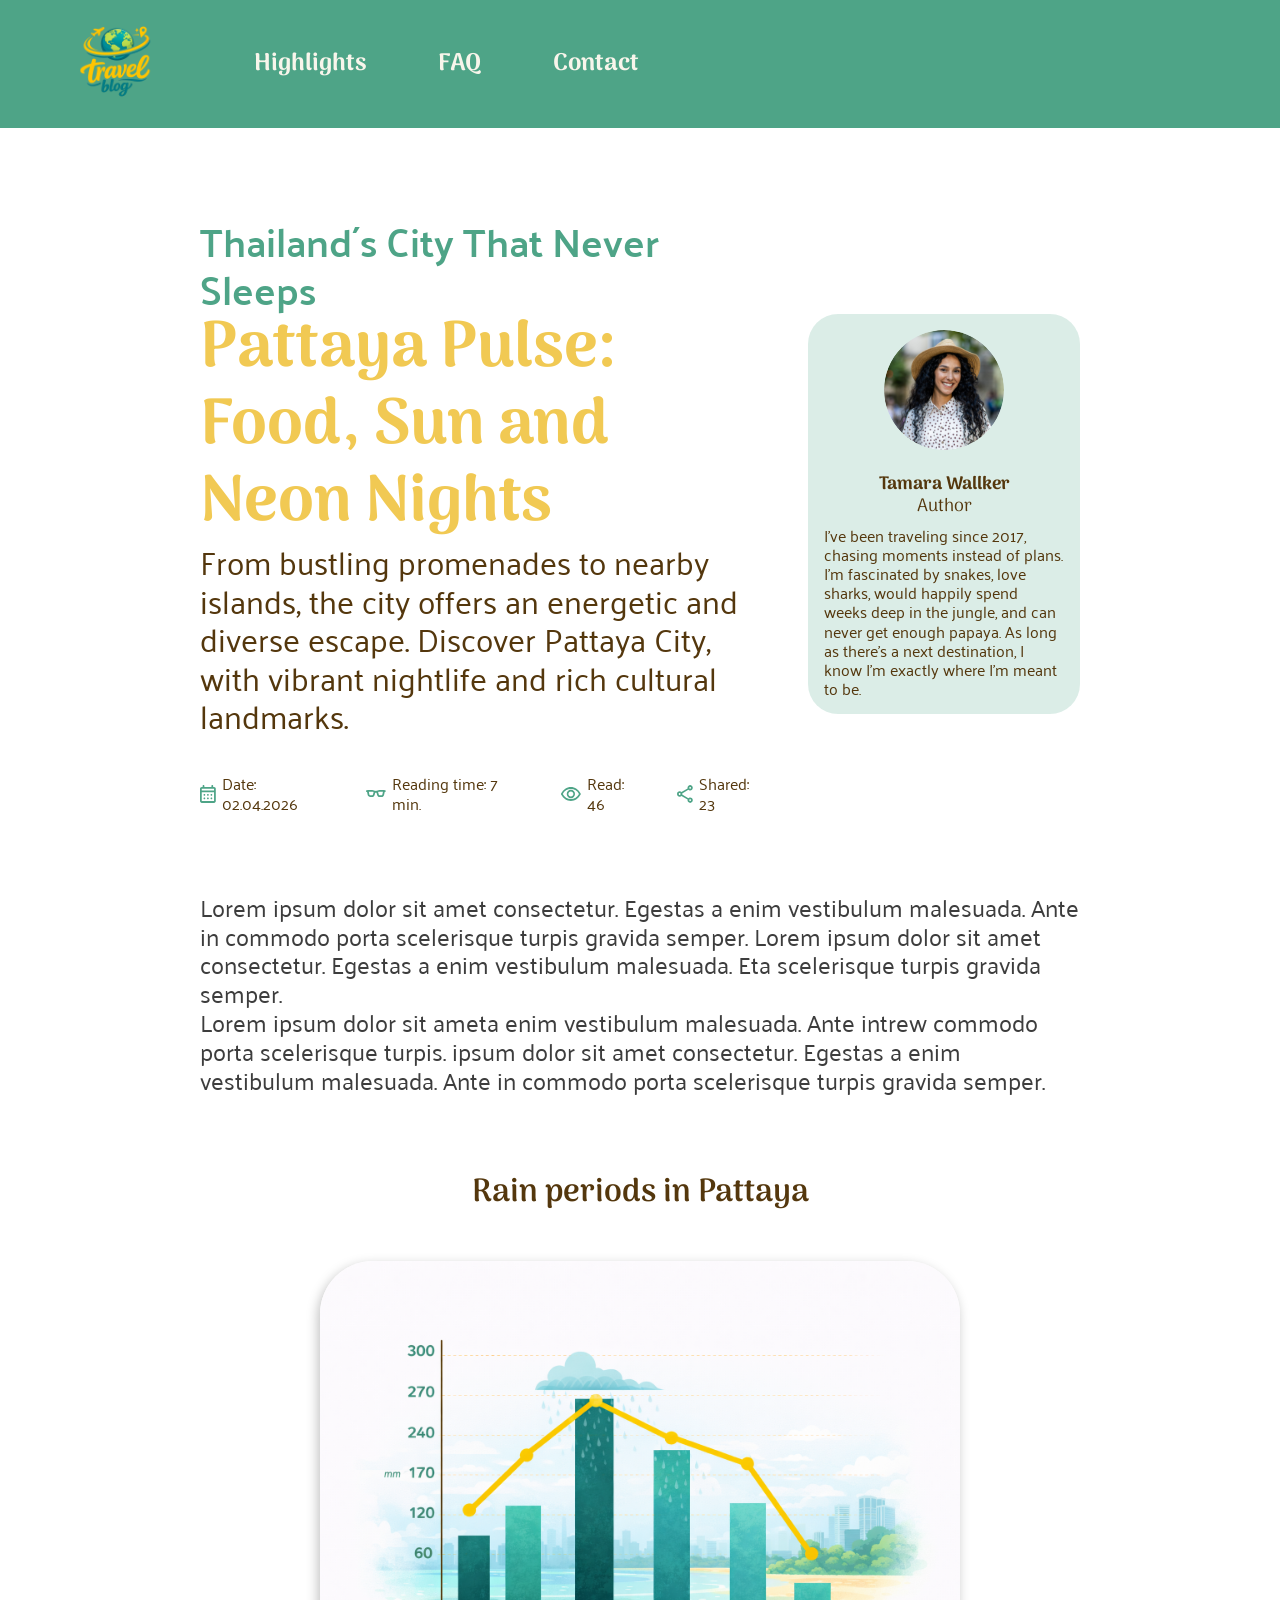
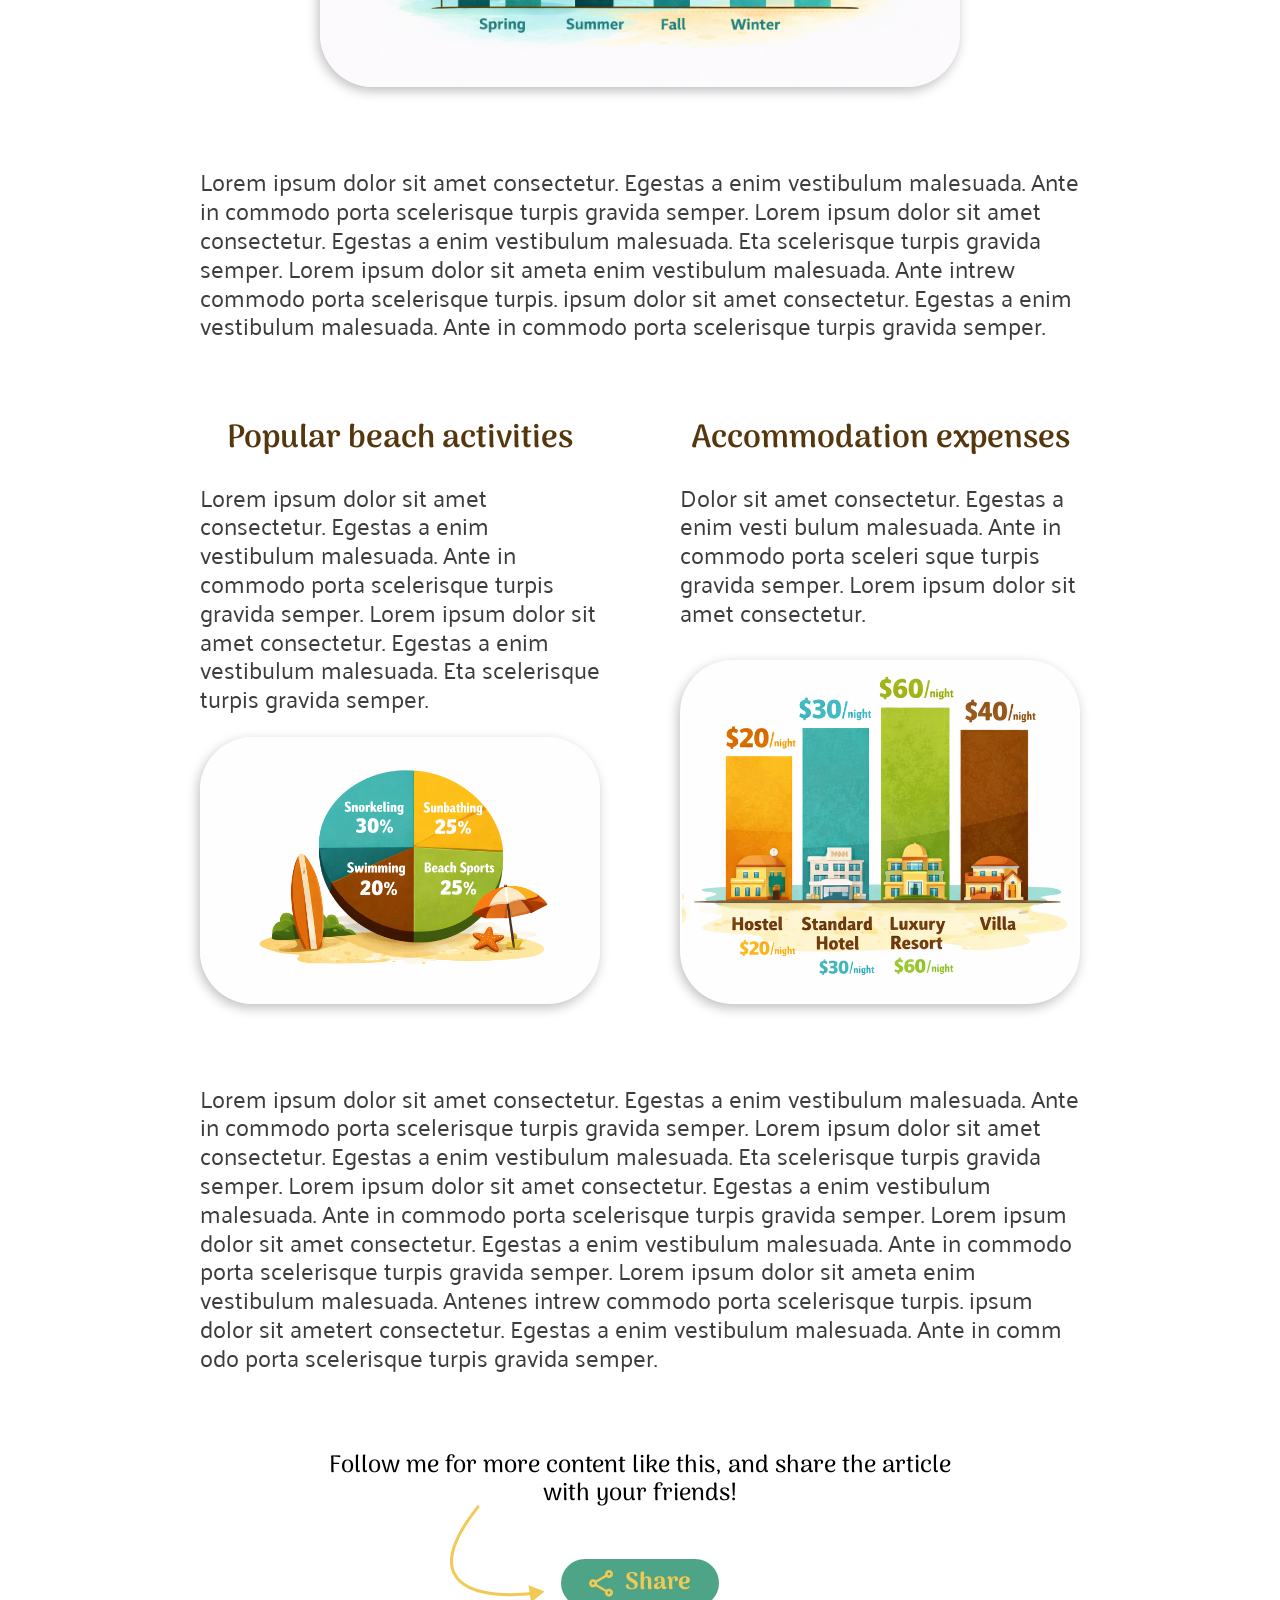
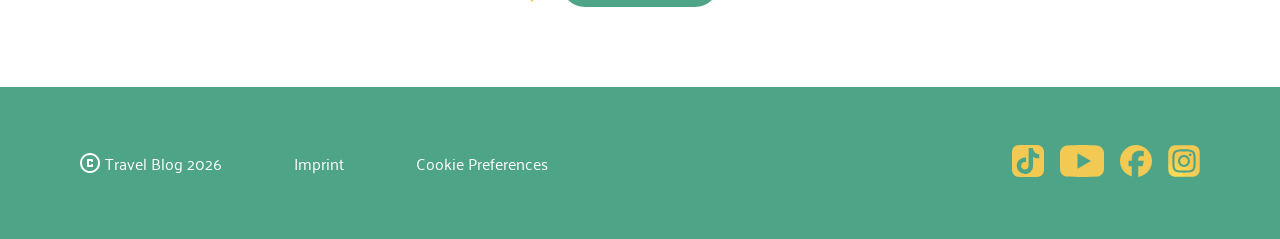
<file: articles/graph/index.html>
<!doctype html>
<html lang="en">
  <head>
    <meta charset="UTF-8" />
    <meta name="viewport" content="width=device-width, initial-scale=1.0" />
    <title>Graph Article</title>
    <link rel="stylesheet" href="../../style.css" />
    <link rel="stylesheet" href="style.css" />
  </head>
  <body>
    <!--Header Start-->
    <header>
      <div>
        <a href="../../index.html" aria-label="Home">
          <svg
            class="header_img"
            width="72"
            height="72"
            viewBox="0 0 72 72"
            fill="none"
            xmlns="http://www.w3.org/2000/svg"
            xmlns:xlink="http://www.w3.org/1999/xlink"
          >
            <rect width="72" height="72" fill="url(#logo)" />
            <defs>
              <pattern
                id="logo"
                patternContentUnits="objectBoundingBox"
                width="1"
                height="1"
              >
                <use
                  xlink:href="#logo_img"
                  transform="matrix(0.00163372 0 0 0.00163989 -0.330827 -0.301887)"
                />
              </pattern>
              <image
                id="logo_img"
                width="1024"
                height="1024"
                preserveAspectRatio="none"
                xlink:href="../../img/logo.png"
              />
            </defs>
          </svg>
        </a>
      </div>

      <div class="header_links">
        <!--Highlights Link-->
        <div class="highlights_link">
          <a class="links" href="../../index.html#Highlights">Highlights</a>
          <svg
            class="Vector_highlights"
            width="121"
            height="18"
            viewBox="0 0 121 18"
            fill="none"
            xmlns="http://www.w3.org/2000/svg"
          >
            <path
              d="M116.501 0.893534C116.419 0.774066 116.381 0.627382 116.4 0.482189C116.42 0.337028 116.494 0.205809 116.609 0.11669C116.723 0.0275719 116.868 -0.0128566 117.014 0.00359192C117.159 0.0200074 117.293 0.0925123 117.388 0.201594C117.388 0.201594 117.388 0.201594 117.388 0.201594C118.844 1.91463 120.248 3.79623 120.523 6.31874C120.853 8.95943 118.828 11.337 116.851 12.4822C114.829 13.7229 112.686 14.4281 110.51 15.0082C106.219 16.1154 101.792 16.6116 97.4649 16.9278C79.1872 18.0715 61.0198 17.1045 42.8975 17.04C30.8366 16.8464 18.581 17.2537 6.63421 14.4099C4.51298 13.8862 2.42601 13.2461 0.375709 12.5029C0.236778 12.4525 0.121871 12.3504 0.0569116 12.2171C-0.00804653 12.0838 -0.0178408 11.9306 0.0298108 11.7908C0.0774547 11.6509 0.178777 11.5356 0.311604 11.4697C0.444436 11.4038 0.597786 11.3931 0.738566 11.438C2.78187 12.0908 4.84712 12.6404 6.93848 13.0775C18.6708 15.4356 30.8286 14.7008 42.8853 14.629C61.0617 14.3032 79.2803 15.064 97.253 13.9353C101.495 13.627 105.816 13.2333 109.885 12.3815C113.773 11.5098 118.682 10.1094 118.725 6.40228C118.729 4.58591 117.713 2.65772 116.501 0.893534Z"
              fill="#F1C953"
            />
          </svg>
        </div>
        <!--FAQ Link-->
        <div class="FAQ_link">
          <a class="links" href="../../index.html#FAQ">FAQ</a>
          <svg
            class="Vector_FAQ"
            width="56"
            height="9"
            viewBox="0 0 56 9"
            fill="none"
            xmlns="http://www.w3.org/2000/svg"
          >
            <path
              d="M1.11002 0.434061C1.06868 0.299389 0.985572 0.177477 0.867154 0.0971136C0.74883 0.0167348 0.606447 -0.0157699 0.46862 0.0072012C0.330793 0.0301723 0.206649 0.107098 0.12079 0.221508C0.0348359 0.335933 -0.00423939 0.478209 0.000329177 0.619009C0.000329177 0.619009 0.000329177 0.619009 0.000329177 0.619009C0.0445563 1.69041 0.443364 2.77195 1.12261 3.6445C4.15074 7.0828 8.50513 7.46625 12.2772 7.82466C25.7569 8.67744 39.0095 5.43499 51.7489 7.61889C52.6432 7.83955 53.5066 8.1281 54.2784 8.51623C54.4086 8.58239 54.56 8.59899 54.7014 8.55846C54.8429 8.51796 54.9624 8.42428 55.0342 8.29728C55.106 8.17027 55.1246 8.01955 55.0863 7.8775C55.0481 7.73542 54.9558 7.61429 54.832 7.53684C54.832 7.53684 54.832 7.53684 54.832 7.53684C53.9991 7.01877 53.0765 6.62354 52.1318 6.30695C38.8369 2.92066 25.3885 5.69156 12.4775 4.83136C8.88228 4.52865 5.00906 4.39212 2.44511 2.42344C1.8409 1.91813 1.37467 1.26703 1.11002 0.434061Z"
              fill="#F1C953"
            />
          </svg>
        </div>
        <!--Content Link-->
        <div class="content_link">
          <a class="links" href="../../index.html#Contact">Contact</a>
          <svg
            class="Vector_content"
            width="92"
            height="11"
            viewBox="0 0 92 11"
            fill="none"
            xmlns="http://www.w3.org/2000/svg"
          >
            <path
              d="M4.17473 1.04503C4.29624 0.967901 4.38942 0.849846 4.43021 0.710108C4.47103 0.57043 4.45665 0.42152 4.38951 0.294749C4.32237 0.167978 4.20726 0.0724188 4.06878 0.0277061C3.93027 -0.0170668 3.78026 -0.00632037 3.64819 0.0508561C3.64819 0.0508561 3.64819 0.0508561 3.64819 0.0508561C2.8188 0.424332 2.11551 0.776782 1.40519 1.30875C1.26261 1.41211 1.02959 1.61299 0.867667 1.77748C0.688639 1.96345 0.572414 2.0828 0.392988 2.36018C0.235471 2.61146 0.120184 2.85612 0.0493878 3.17059C-0.023316 3.49731 -0.0142743 3.85367 0.066789 4.16764C1.13959 6.59462 2.97527 6.81911 4.50614 7.51795C6.11927 8.09803 7.66796 8.48829 9.29114 8.83303C12.4854 9.50132 15.7219 9.90264 18.9455 10.1658C28.3239 10.8347 37.6898 11.0987 47.1618 9.83675C59.9888 7.69851 73.0284 6.99318 86.0804 7.44608C87.6758 7.49744 89.2714 7.56301 90.8673 7.64013C91.0144 7.64723 91.1597 7.59818 91.2713 7.50107C91.383 7.40399 91.4518 7.26726 91.4627 7.12044C91.4737 6.97363 91.4259 6.8282 91.3298 6.71564C91.2338 6.60306 91.0974 6.53303 90.9508 6.51824C90.9508 6.51824 90.9508 6.51824 90.9508 6.51824C89.3552 6.35756 87.7575 6.21111 86.1577 6.0816C73.0747 4.98797 59.8067 5.24244 46.7477 7.15061C37.7906 8.16607 28.3435 7.83818 19.1868 7.17551C13.1965 6.52534 5.43133 6.4621 1.79375 3.66008C1.64551 3.49566 1.84026 2.94558 2.37546 2.42798C2.86639 1.93311 3.45257 1.50069 4.17473 1.04503Z"
              fill="#F1C953"
            />
          </svg>
        </div>
      </div>
    </header>
    <!--Header End-->
    <main>
      <!--Headline+info Section Start-->
      <section class="headline_info">
        <div class="headline">
          <h2>Thailand´s City That Never Sleeps</h2>
          <h1>Pattaya Pulse: <br />Food, Sun and Neon Nights</h1>
          <p>
            From bustling promenades to nearby islands, the city offers an
            energetic and diverse escape. Discover Pattaya City, with vibrant
            nightlife and rich cultural landmarks.
          </p>
          <div class="frame448">
            <div class="infos">
              <svg
                width="16"
                height="18"
                viewBox="0 0 16 18"
                fill="none"
                xmlns="http://www.w3.org/2000/svg"
              >
                <path
                  d="M1.77778 18C1.28889 18 0.87037 17.8237 0.522222 17.4713C0.174074 17.1187 0 16.695 0 16.2V3.6C0 3.105 0.174074 2.68125 0.522222 2.32875C0.87037 1.97625 1.28889 1.8 1.77778 1.8H2.66667V0.9C2.66667 0.645 2.75185 0.43125 2.92222 0.25875C3.09259 0.08625 3.3037 0 3.55556 0C3.80741 0 4.01852 0.08625 4.18889 0.25875C4.35926 0.43125 4.44444 0.645 4.44444 0.9V1.8H11.5556V0.9C11.5556 0.645 11.6407 0.43125 11.8111 0.25875C11.9815 0.08625 12.1926 0 12.4444 0C12.6963 0 12.9074 0.08625 13.0778 0.25875C13.2481 0.43125 13.3333 0.645 13.3333 0.9V1.8H14.2222C14.7111 1.8 15.1296 1.97625 15.4778 2.32875C15.8259 2.68125 16 3.105 16 3.6V16.2C16 16.695 15.8259 17.1187 15.4778 17.4713C15.1296 17.8237 14.7111 18 14.2222 18H1.77778ZM1.77778 16.2H14.2222V7.2H1.77778V16.2ZM1.77778 5.4H14.2222V3.6H1.77778V5.4ZM8 10.8C7.74815 10.8 7.53704 10.7137 7.36667 10.5413C7.1963 10.3688 7.11111 10.155 7.11111 9.9C7.11111 9.645 7.1963 9.43125 7.36667 9.25875C7.53704 9.08625 7.74815 9 8 9C8.25185 9 8.46296 9.08625 8.63333 9.25875C8.8037 9.43125 8.88889 9.645 8.88889 9.9C8.88889 10.155 8.8037 10.3688 8.63333 10.5413C8.46296 10.7137 8.25185 10.8 8 10.8ZM4.44444 10.8C4.19259 10.8 3.98148 10.7137 3.81111 10.5413C3.64074 10.3688 3.55556 10.155 3.55556 9.9C3.55556 9.645 3.64074 9.43125 3.81111 9.25875C3.98148 9.08625 4.19259 9 4.44444 9C4.6963 9 4.90741 9.08625 5.07778 9.25875C5.24815 9.43125 5.33333 9.645 5.33333 9.9C5.33333 10.155 5.24815 10.3688 5.07778 10.5413C4.90741 10.7137 4.6963 10.8 4.44444 10.8ZM11.5556 10.8C11.3037 10.8 11.0926 10.7137 10.9222 10.5413C10.7519 10.3688 10.6667 10.155 10.6667 9.9C10.6667 9.645 10.7519 9.43125 10.9222 9.25875C11.0926 9.08625 11.3037 9 11.5556 9C11.8074 9 12.0185 9.08625 12.1889 9.25875C12.3593 9.43125 12.4444 9.645 12.4444 9.9C12.4444 10.155 12.3593 10.3688 12.1889 10.5413C12.0185 10.7137 11.8074 10.8 11.5556 10.8ZM8 14.4C7.74815 14.4 7.53704 14.3138 7.36667 14.1413C7.1963 13.9688 7.11111 13.755 7.11111 13.5C7.11111 13.245 7.1963 13.0312 7.36667 12.8588C7.53704 12.6862 7.74815 12.6 8 12.6C8.25185 12.6 8.46296 12.6862 8.63333 12.8588C8.8037 13.0312 8.88889 13.245 8.88889 13.5C8.88889 13.755 8.8037 13.9688 8.63333 14.1413C8.46296 14.3138 8.25185 14.4 8 14.4ZM4.44444 14.4C4.19259 14.4 3.98148 14.3138 3.81111 14.1413C3.64074 13.9688 3.55556 13.755 3.55556 13.5C3.55556 13.245 3.64074 13.0312 3.81111 12.8588C3.98148 12.6862 4.19259 12.6 4.44444 12.6C4.6963 12.6 4.90741 12.6862 5.07778 12.8588C5.24815 13.0312 5.33333 13.245 5.33333 13.5C5.33333 13.755 5.24815 13.9688 5.07778 14.1413C4.90741 14.3138 4.6963 14.4 4.44444 14.4ZM11.5556 14.4C11.3037 14.4 11.0926 14.3138 10.9222 14.1413C10.7519 13.9688 10.6667 13.755 10.6667 13.5C10.6667 13.245 10.7519 13.0312 10.9222 12.8588C11.0926 12.6862 11.3037 12.6 11.5556 12.6C11.8074 12.6 12.0185 12.6862 12.1889 12.8588C12.3593 13.0312 12.4444 13.245 12.4444 13.5C12.4444 13.755 12.3593 13.9688 12.1889 14.1413C12.0185 14.3138 11.8074 14.4 11.5556 14.4Z"
                  fill="#4EA487"
                />
              </svg>
              <p>Date: 02.04.2026</p>
            </div>
            <div class="infos">
              <svg
                width="20"
                height="7"
                viewBox="0 0 20 7"
                fill="none"
                xmlns="http://www.w3.org/2000/svg"
              >
                <path
                  d="M4.27062 7C3.65833 7 3.108 6.80313 2.61963 6.40938C2.13126 6.01562 1.82147 5.5125 1.69027 4.9L1.05611 1.96875H0.968644C0.720814 1.99792 0.505785 1.93229 0.323556 1.77188C0.141328 1.61146 0.0356357 1.40729 0.00647923 1.15938C-0.0226773 0.911458 0.0465694 0.7 0.214219 0.525C0.381869 0.35 0.58961 0.247917 0.83744 0.21875C1.74129 0.145833 2.52852 0.0911458 3.19912 0.0546875C3.86972 0.0182292 4.482 0 5.03598 0C5.98357 0 6.74892 0.04375 7.33205 0.13125C7.91518 0.21875 8.44 0.371875 8.90651 0.590625C9.1106 0.692708 9.30376 0.765625 9.48599 0.809375C9.66822 0.853125 9.83951 0.875 9.99988 0.875C10.1602 0.875 10.317 0.853125 10.47 0.809375C10.6231 0.765625 10.8017 0.7 11.0058 0.6125C11.4869 0.39375 12.0408 0.236979 12.6677 0.142188C13.2946 0.0473958 14.1255 0 15.1606 0C15.8312 0 16.5382 0.0182292 17.2817 0.0546875C18.0252 0.0911458 18.6594 0.138542 19.1842 0.196875C19.432 0.226042 19.6361 0.328125 19.7965 0.503125C19.9568 0.678125 20.0224 0.889583 19.9933 1.1375C19.9641 1.38542 19.8621 1.58958 19.6871 1.75C19.5122 1.91042 19.3008 1.97604 19.053 1.94688H18.9655L18.3095 4.92188C18.1783 5.53438 17.8721 6.03385 17.3911 6.42031C16.91 6.80677 16.3633 7 15.751 7H13.8048C13.1925 7 12.6531 6.81406 12.1866 6.44219C11.7201 6.07031 11.414 5.59271 11.2682 5.00938L10.6778 2.66875H9.34385L8.75343 5.00938C8.59307 5.60729 8.27964 6.08854 7.81314 6.45312C7.34663 6.81771 6.81453 7 6.21682 7H4.27062ZM3.39592 4.55C3.43966 4.75417 3.54171 4.92188 3.70207 5.05312C3.86243 5.18438 4.04466 5.25 4.24875 5.25H6.19495C6.39905 5.25 6.58127 5.18802 6.74163 5.06406C6.902 4.9401 7.00404 4.78333 7.04778 4.59375L7.72567 1.94688C7.33205 1.87396 6.88742 1.82656 6.39176 1.80469C5.8961 1.78281 5.44417 1.77188 5.03598 1.77188C4.70068 1.77188 4.33987 1.77552 3.95354 1.78281C3.56722 1.7901 3.20641 1.80833 2.87111 1.8375L3.39592 4.55ZM12.952 4.59375C12.9957 4.78333 13.0978 4.9401 13.2581 5.06406C13.4185 5.18802 13.6007 5.25 13.8048 5.25H15.751C15.9551 5.25 16.1373 5.18438 16.2977 5.05312C16.458 4.92188 16.5601 4.75417 16.6038 4.55L17.1724 1.81563C16.8808 1.80104 16.5455 1.7901 16.1665 1.78281C15.7874 1.77552 15.4521 1.77188 15.1606 1.77188C14.7232 1.77188 14.2385 1.78281 13.7064 1.80469C13.1743 1.82656 12.6969 1.87396 12.2741 1.94688L12.952 4.59375Z"
                  fill="#4EA487"
                />
              </svg>
              <p>Reading time: 7 min.</p>
            </div>

            <div class="infos">
              <svg
                width="20"
                height="14"
                viewBox="0 0 20 14"
                fill="none"
                xmlns="http://www.w3.org/2000/svg"
              >
                <path
                  d="M10 11.2C11.1655 11.2 12.1562 10.7917 12.972 9.975C13.7879 9.15833 14.1958 8.16667 14.1958 7C14.1958 5.83333 13.7879 4.84167 12.972 4.025C12.1562 3.20833 11.1655 2.8 10 2.8C8.8345 2.8 7.84382 3.20833 7.02797 4.025C6.21212 4.84167 5.8042 5.83333 5.8042 7C5.8042 8.16667 6.21212 9.15833 7.02797 9.975C7.84382 10.7917 8.8345 11.2 10 11.2ZM10 9.52C9.3007 9.52 8.70629 9.275 8.21678 8.785C7.72727 8.295 7.48252 7.7 7.48252 7C7.48252 6.3 7.72727 5.705 8.21678 5.215C8.70629 4.725 9.3007 4.48 10 4.48C10.6993 4.48 11.2937 4.725 11.7832 5.215C12.2727 5.705 12.5175 6.3 12.5175 7C12.5175 7.7 12.2727 8.295 11.7832 8.785C11.2937 9.275 10.6993 9.52 10 9.52ZM10 14C7.91764 14 6.01787 13.44 4.3007 12.32C2.58353 11.2 1.22766 9.72222 0.2331 7.88667C0.1554 7.74667 0.0971251 7.60278 0.0582751 7.455C0.019425 7.30722 0 7.15556 0 7C0 6.84444 0.019425 6.69278 0.0582751 6.545C0.0971251 6.39722 0.1554 6.25333 0.2331 6.11333C1.22766 4.27778 2.58353 2.8 4.3007 1.68C6.01787 0.56 7.91764 0 10 0C12.0824 0 13.9821 0.56 15.6993 1.68C17.4165 2.8 18.7723 4.27778 19.7669 6.11333C19.8446 6.25333 19.9029 6.39722 19.9417 6.545C19.9806 6.69278 20 6.84444 20 7C20 7.15556 19.9806 7.30722 19.9417 7.455C19.9029 7.60278 19.8446 7.74667 19.7669 7.88667C18.7723 9.72222 17.4165 11.2 15.6993 12.32C13.9821 13.44 12.0824 14 10 14ZM10 12.1333C11.756 12.1333 13.3683 11.6706 14.8368 10.745C16.3054 9.81944 17.4281 8.57111 18.2051 7C17.4281 5.42889 16.3054 4.18056 14.8368 3.255C13.3683 2.32944 11.756 1.86667 10 1.86667C8.24398 1.86667 6.6317 2.32944 5.16317 3.255C3.69464 4.18056 2.57187 5.42889 1.79487 7C2.57187 8.57111 3.69464 9.81944 5.16317 10.745C6.6317 11.6706 8.24398 12.1333 10 12.1333Z"
                  fill="#4EA487"
                />
              </svg>
              <p>Read: 46</p>
            </div>

            <div class="infos">
              <svg
                width="16"
                height="18"
                viewBox="0 0 16 18"
                fill="none"
                xmlns="http://www.w3.org/2000/svg"
              >
                <path
                  d="M13.3333 18C12.5926 18 11.963 17.7375 11.4444 17.2125C10.9259 16.6875 10.6667 16.05 10.6667 15.3C10.6667 15.21 10.6889 15 10.7333 14.67L4.48889 10.98C4.25185 11.205 3.97778 11.3813 3.66667 11.5087C3.35556 11.6363 3.02222 11.7 2.66667 11.7C1.92593 11.7 1.2963 11.4375 0.777778 10.9125C0.259259 10.3875 0 9.75 0 9C0 8.25 0.259259 7.6125 0.777778 7.0875C1.2963 6.5625 1.92593 6.3 2.66667 6.3C3.02222 6.3 3.35556 6.36375 3.66667 6.49125C3.97778 6.61875 4.25185 6.795 4.48889 7.02L10.7333 3.33C10.7037 3.225 10.6852 3.12375 10.6778 3.02625C10.6704 2.92875 10.6667 2.82 10.6667 2.7C10.6667 1.95 10.9259 1.3125 11.4444 0.7875C11.963 0.2625 12.5926 0 13.3333 0C14.0741 0 14.7037 0.2625 15.2222 0.7875C15.7407 1.3125 16 1.95 16 2.7C16 3.45 15.7407 4.0875 15.2222 4.6125C14.7037 5.1375 14.0741 5.4 13.3333 5.4C12.9778 5.4 12.6444 5.33625 12.3333 5.20875C12.0222 5.08125 11.7481 4.905 11.5111 4.68L5.26667 8.37C5.2963 8.475 5.31482 8.57625 5.32222 8.67375C5.32963 8.77125 5.33333 8.88 5.33333 9C5.33333 9.12 5.32963 9.22875 5.32222 9.32625C5.31482 9.42375 5.2963 9.525 5.26667 9.63L11.5111 13.32C11.7481 13.095 12.0222 12.9187 12.3333 12.7913C12.6444 12.6638 12.9778 12.6 13.3333 12.6C14.0741 12.6 14.7037 12.8625 15.2222 13.3875C15.7407 13.9125 16 14.55 16 15.3C16 16.05 15.7407 16.6875 15.2222 17.2125C14.7037 17.7375 14.0741 18 13.3333 18ZM13.3333 16.2C13.5852 16.2 13.7963 16.1137 13.9667 15.9412C14.137 15.7687 14.2222 15.555 14.2222 15.3C14.2222 15.045 14.137 14.8313 13.9667 14.6587C13.7963 14.4862 13.5852 14.4 13.3333 14.4C13.0815 14.4 12.8704 14.4862 12.7 14.6587C12.5296 14.8313 12.4444 15.045 12.4444 15.3C12.4444 15.555 12.5296 15.7687 12.7 15.9412C12.8704 16.1137 13.0815 16.2 13.3333 16.2ZM2.66667 9.9C2.91852 9.9 3.12963 9.81375 3.3 9.64125C3.47037 9.46875 3.55556 9.255 3.55556 9C3.55556 8.745 3.47037 8.53125 3.3 8.35875C3.12963 8.18625 2.91852 8.1 2.66667 8.1C2.41481 8.1 2.2037 8.18625 2.03333 8.35875C1.86296 8.53125 1.77778 8.745 1.77778 9C1.77778 9.255 1.86296 9.46875 2.03333 9.64125C2.2037 9.81375 2.41481 9.9 2.66667 9.9ZM13.3333 3.6C13.5852 3.6 13.7963 3.51375 13.9667 3.34125C14.137 3.16875 14.2222 2.955 14.2222 2.7C14.2222 2.445 14.137 2.23125 13.9667 2.05875C13.7963 1.88625 13.5852 1.8 13.3333 1.8C13.0815 1.8 12.8704 1.88625 12.7 2.05875C12.5296 2.23125 12.4444 2.445 12.4444 2.7C12.4444 2.955 12.5296 3.16875 12.7 3.34125C12.8704 3.51375 13.0815 3.6 13.3333 3.6Z"
                  fill="#4EA487"
                />
              </svg>
              <p>Shared: 23</p>
            </div>
          </div>
        </div>
        <div class="author_info">
          <svg
            class="author_img"
            width="120"
            height="120"
            viewBox="0 0 120 120"
            fill="none"
            xmlns="http://www.w3.org/2000/svg"
            xmlns:xlink="http://www.w3.org/1999/xlink"
          >
            <circle cx="60" cy="60" r="60" fill="url(#graph_author)" />
            <defs>
              <pattern
                id="graph_author"
                patternContentUnits="objectBoundingBox"
                width="1"
                height="1"
              >
                <use
                  xlink:href="#graph_author_img"
                  transform="translate(-0.44478 -0.0457599) scale(0.000397818)"
                />
              </pattern>
              <image
                id="graph_author_img"
                width="4096"
                height="2732"
                preserveAspectRatio="none"
                xlink:href="../../img/graph-author.jpg"
              />
            </defs>
          </svg>
          <div
            style="
              display: flex;
              align-items: center;
              flex-direction: column;
              margin: 8px 0;
            "
          >
            <h1>Tamara Wallker</h1>
            <h2>Author</h2>
          </div>

          <p>
            I’ve been traveling since 2017, chasing moments instead of plans.
            I’m fascinated by snakes, love sharks, would happily spend weeks
            deep in the jungle, and can never get enough papaya. As long as
            there’s a next destination, I know I’m exactly where I’m meant to
            be.
          </p>
        </div>
      </section>
      <!--Headline+info Section End-->

      <!--Article Introduction Start-->
      <section class="article_intro">
        <p>
          Lorem ipsum dolor sit amet consectetur. Egestas a enim vestibulum
          malesuada. Ante in commodo porta scelerisque turpis gravida semper.
          Lorem ipsum dolor sit amet consectetur. Egestas a enim vestibulum
          malesuada. Eta scelerisque turpis gravida semper. <br />
          Lorem ipsum dolor sit ameta enim vestibulum malesuada. Ante intrew
          commodo porta scelerisque turpis. ipsum dolor sit amet consectetur.
          Egestas a enim vestibulum malesuada. Ante in commodo porta scelerisque
          turpis gravida semper.
        </p>
      </section>
      <!--Article Introduction End-->

      <!--Rain Graph Start-->
      <section class="rain_graph">
        <h2>Rain periods in Pattaya</h2>
        <img
          src="../../img/rain-periods.png"
          alt="Rain periods in Pattaya chart"
        />
      </section>

      <section class="description graph_text">
        <p>
          Lorem ipsum dolor sit amet consectetur. Egestas a enim vestibulum
          malesuada. Ante in commodo porta scelerisque turpis gravida semper.
          Lorem ipsum dolor sit amet consectetur. Egestas a enim vestibulum
          malesuada. Eta scelerisque turpis gravida semper. Lorem ipsum dolor
          sit ameta enim vestibulum malesuada. Ante intrew commodo porta
          scelerisque turpis. ipsum dolor sit amet consectetur. Egestas a enim
          vestibulum malesuada. Ante in commodo porta scelerisque turpis gravida
          semper.
        </p>
      </section>
      <!--Rain Graph End-->

      <!--Graph Cards Start-->
      <section class="graph_pair">
        <article class="graph_card">
          <h2>Popular beach activities</h2>
          <p>
            Lorem ipsum dolor sit amet consectetur. Egestas a enim vestibulum
            malesuada. Ante in commodo porta scelerisque turpis gravida semper.
            Lorem ipsum dolor sit amet consectetur. Egestas a enim vestibulum
            malesuada. Eta scelerisque turpis gravida semper.
          </p>
          <img
            src="../../img/beach-activities.png"
            alt="Popular beach activities chart"
          />
        </article>

        <article class="graph_card">
          <h2>Accommodation expenses</h2>
          <p>
            Dolor sit amet consectetur. Egestas a enim vesti bulum malesuada.
            Ante in commodo porta sceleri sque turpis gravida semper. Lorem
            ipsum dolor sit amet consectetur.
          </p>
          <img
            src="../../img/accommodation-expenses.png"
            alt="Accommodation expenses chart"
          />
        </article>
      </section>

      <section class="description graph_end">
        <p>
          Lorem ipsum dolor sit amet consectetur. Egestas a enim vestibulum
          malesuada. Ante in commodo porta scelerisque turpis gravida semper.
          Lorem ipsum dolor sit amet consectetur. Egestas a enim vestibulum
          malesuada. Eta scelerisque turpis gravida semper. Lorem ipsum dolor
          sit amet consectetur. Egestas a enim vestibulum malesuada. Ante in
          commodo porta scelerisque turpis gravida semper. Lorem ipsum dolor sit
          amet consectetur. Egestas a enim vestibulum malesuada. Ante in commodo
          porta scelerisque turpis gravida semper. Lorem ipsum dolor sit ameta
          enim vestibulum malesuada. Antenes intrew commodo porta scelerisque
          turpis. ipsum dolor sit ametert consectetur. Egestas a enim vestibulum
          malesuada. Ante in comm odo porta scelerisque turpis gravida semper.
        </p>
      </section>
      <!--Graph Cards End-->

      <!--Share Section Start-->
      <section class="share">
        <div>
          <h2>
            Follow me for more content like this, and share the article with
            your friends!
          </h2>

          <div class="vector">
            <svg
              class="arrow_desktop"
              width="95"
              height="98"
              viewBox="0 0 95 98"
              fill="none"
              xmlns="http://www.w3.org/2000/svg"
            >
              <path
                d="M26.6357 1.17327L27.5701 -0.000135855L29.9169 1.86869L28.9825 3.04209L27.8091 2.10768L26.6357 1.17327ZM94.614 86.5125L81.1211 97.3726L78.4625 80.2573L94.614 86.5125ZM27.8091 2.10768L28.9825 3.04209C12.1566 24.1715 4.6339 40.2032 3.24187 52.2357C2.5493 58.2222 3.37576 63.1998 5.31038 67.3474C7.24689 71.4991 10.335 74.907 14.2979 77.6853C22.2639 83.2702 33.6628 86.2374 45.8259 87.4883C57.9539 88.7355 70.6632 88.2591 81.101 87.095L81.2672 88.5858L81.4335 90.0765C70.8421 91.2578 57.9114 91.7469 45.519 90.4725C33.1617 89.2017 21.1601 86.1602 12.5757 80.1418C8.26334 77.1184 4.78885 73.3262 2.59159 68.6156C0.392442 63.9009 -0.485981 58.3542 0.26175 51.8909C1.75033 39.0239 9.689 22.4543 26.6357 1.17327L27.8091 2.10768Z"
                fill="#F1C953"
              />
            </svg>

            <svg
              class="arrow_mobile"
              width="32"
              height="53"
              viewBox="0 0 32 53"
              fill="none"
              xmlns="http://www.w3.org/2000/svg"
            >
              <path
                d="M27.9586 0.432057L29.3951 5.26789e-05L30.2591 2.87294L28.8226 3.30495L28.3906 1.8685L27.9586 0.432057ZM31.5788 52.1134L14.2643 52.5724L22.5241 37.3482L31.5788 52.1134ZM28.3906 1.8685L28.8226 3.30495C18.1426 6.51689 11.4221 10.1099 7.52692 13.7455C3.69462 17.3224 2.62369 20.9013 3.11048 24.3353C3.61354 27.884 5.81622 31.5306 9.06148 35.0371C12.2872 38.5224 16.4195 41.7361 20.5331 44.4198L19.7135 45.6761L18.894 46.9324C14.6544 44.1666 10.3074 40.7999 6.85975 37.0748C3.43164 33.3708 0.766824 29.177 0.140177 24.7563C-0.502736 20.221 1.03443 15.7016 5.47993 11.5524C9.86253 7.46184 17.0895 3.70088 27.9586 0.432057L28.3906 1.8685Z"
                fill="#F1C953"
              />
            </svg>
          </div>

          <div class="Share_div share-component">
            <input
              class="share-toggle"
              type="checkbox"
              id="share_toggle"
              aria-controls="share_links"
            />
            <label class="share-button" for="share_toggle">
              <span class="share-icon">
                <svg
                  width="24"
                  height="27"
                  viewBox="0 0 24 27"
                  fill="none"
                  xmlns="http://www.w3.org/2000/svg"
                  id="share_img"
                >
                  <path
                    d="M20 26.6667C18.8889 26.6667 17.9444 26.2778 17.1667 25.5C16.3889 24.7222 16 23.7778 16 22.6667C16 22.5333 16.0333 22.2222 16.1 21.7333L6.73333 16.2667C6.37778 16.6 5.96667 16.8611 5.5 17.05C5.03333 17.2389 4.53333 17.3333 4 17.3333C2.88889 17.3333 1.94444 16.9444 1.16667 16.1667C0.388889 15.3889 0 14.4444 0 13.3333C0 12.2222 0.388889 11.2778 1.16667 10.5C1.94444 9.72222 2.88889 9.33333 4 9.33333C4.53333 9.33333 5.03333 9.42778 5.5 9.61667C5.96667 9.80556 6.37778 10.0667 6.73333 10.4L16.1 4.93333C16.0556 4.77778 16.0278 4.62778 16.0167 4.48333C16.0056 4.33889 16 4.17778 16 4C16 2.88889 16.3889 1.94444 17.1667 1.16667C17.9444 0.388889 18.8889 0 20 0C21.1111 0 22.0556 0.388889 22.8333 1.16667C23.6111 1.94444 24 2.88889 24 4C24 5.11111 23.6111 6.05556 22.8333 6.83333C22.0556 7.61111 21.1111 8 20 8C19.4667 8 18.9667 7.90555 18.5 7.71667C18.0333 7.52778 17.6222 7.26667 17.2667 6.93333L7.9 12.4C7.94445 12.5556 7.97222 12.7056 7.98333 12.85C7.99444 12.9944 8 13.1556 8 13.3333C8 13.5111 7.99444 13.6722 7.98333 13.8167C7.97222 13.9611 7.94445 14.1111 7.9 14.2667L17.2667 19.7333C17.6222 19.4 18.0333 19.1389 18.5 18.95C18.9667 18.7611 19.4667 18.6667 20 18.6667C21.1111 18.6667 22.0556 19.0556 22.8333 19.8333C23.6111 20.6111 24 21.5556 24 22.6667C24 23.7778 23.6111 24.7222 22.8333 25.5C22.0556 26.2778 21.1111 26.6667 20 26.6667ZM20 24C20.3778 24 20.6944 23.8722 20.95 23.6167C21.2056 23.3611 21.3333 23.0444 21.3333 22.6667C21.3333 22.2889 21.2056 21.9722 20.95 21.7167C20.6944 21.4611 20.3778 21.3333 20 21.3333C19.6222 21.3333 19.3056 21.4611 19.05 21.7167C18.7944 21.9722 18.6667 22.2889 18.6667 22.6667C18.6667 23.0444 18.7944 23.3611 19.05 23.6167C19.3056 23.8722 19.6222 24 20 24ZM4 14.6667C4.37778 14.6667 4.69444 14.5389 4.95 14.2833C5.20556 14.0278 5.33333 13.7111 5.33333 13.3333C5.33333 12.9556 5.20556 12.6389 4.95 12.3833C4.69444 12.1278 4.37778 12 4 12C3.62222 12 3.30556 12.1278 3.05 12.3833C2.79444 12.6389 2.66667 12.9556 2.66667 13.3333C2.66667 13.7111 2.79444 14.0278 3.05 14.2833C3.30556 14.5389 3.62222 14.6667 4 14.6667ZM20 5.33333C20.3778 5.33333 20.6944 5.20556 20.95 4.95C21.2056 4.69444 21.3333 4.37778 21.3333 4C21.3333 3.62222 21.2056 3.30556 20.95 3.05C20.6944 2.79444 20.3778 2.66667 20 2.66667C19.6222 2.66667 19.3056 2.79444 19.05 3.05C18.7944 3.30556 18.6667 3.62222 18.6667 4C18.6667 4.37778 18.7944 4.69444 19.05 4.95C19.3056 5.20556 19.6222 5.33333 20 5.33333Z"
                    fill="#F1C953"
                  />
                </svg>
              </span>
              <span class="share-text">Share</span>
            </label>
            <div class="share-links" id="share_links">
              <a href="">LinkedIn</a>
              <a href="">WhatsApp</a>
            </div>
          </div>
        </div>
      </section>
      <!--Share Section End-->
    </main>
    <!--Footer Section Start-->
    <footer>
      <div class="copr">
        <a>
          <svg
            width="20"
            height="20"
            viewBox="0 0 20 20"
            fill="none"
            xmlns="http://www.w3.org/2000/svg"
          >
            <path
              d="M10 20C8.61667 20 7.31667 19.7375 6.1 19.2125C4.88333 18.6875 3.825 17.975 2.925 17.075C2.025 16.175 1.3125 15.1167 0.7875 13.9C0.2625 12.6833 0 11.3833 0 10C0 8.61667 0.2625 7.31667 0.7875 6.1C1.3125 4.88333 2.025 3.825 2.925 2.925C3.825 2.025 4.88333 1.3125 6.1 0.7875C7.31667 0.2625 8.61667 0 10 0C11.3833 0 12.6833 0.2625 13.9 0.7875C15.1167 1.3125 16.175 2.025 17.075 2.925C17.975 3.825 18.6875 4.88333 19.2125 6.1C19.7375 7.31667 20 8.61667 20 10C20 11.3833 19.7375 12.6833 19.2125 13.9C18.6875 15.1167 17.975 16.175 17.075 17.075C16.175 17.975 15.1167 18.6875 13.9 19.2125C12.6833 19.7375 11.3833 20 10 20ZM10 18C12.2333 18 14.125 17.225 15.675 15.675C17.225 14.125 18 12.2333 18 10C18 7.76667 17.225 5.875 15.675 4.325C14.125 2.775 12.2333 2 10 2C7.76667 2 5.875 2.775 4.325 4.325C2.775 5.875 2 7.76667 2 10C2 12.2333 2.775 14.125 4.325 15.675C5.875 17.225 7.76667 18 10 18ZM8 14H12C12.2833 14 12.5208 13.9042 12.7125 13.7125C12.9042 13.5208 13 13.2833 13 13V12C13 11.7167 12.9042 11.4792 12.7125 11.2875C12.5208 11.0958 12.2833 11 12 11C11.7167 11 11.4792 11.0958 11.2875 11.2875C11.0958 11.4792 11 11.7167 11 12H9V8H11C11 8.28333 11.0958 8.52083 11.2875 8.7125C11.4792 8.90417 11.7167 9 12 9C12.2833 9 12.5208 8.90417 12.7125 8.7125C12.9042 8.52083 13 8.28333 13 8V7C13 6.71667 12.9042 6.47917 12.7125 6.2875C12.5208 6.09583 12.2833 6 12 6H8C7.71667 6 7.47917 6.09583 7.2875 6.2875C7.09583 6.47917 7 6.71667 7 7V13C7 13.2833 7.09583 13.5208 7.2875 13.7125C7.47917 13.9042 7.71667 14 8 14Z"
              fill="white"
            />
          </svg>
          Travel Blog 2026</a
        >
        <a href="">Imprint</a>
        <a href="">Cookie Preferences</a>
      </div>

      <div class="social">
        <a href="https://www.tiktok.com/" target="_blank">
          <svg
            width="32"
            height="32"
            viewBox="0 0 32 32"
            fill="none"
            xmlns="http://www.w3.org/2000/svg"
          >
            <g clip-path="url(#tiktok)">
              <path
                d="M25 0H7C3.13401 0 0 3.13401 0 7V25C0 28.866 3.13401 32 7 32H25C28.866 32 32 28.866 32 25V7C32 3.13401 28.866 0 25 0Z"
                fill="#F1C953"
              />
              <path
                d="M24.4366 8.58208C24.2616 8.49165 24.0913 8.39252 23.9262 8.28505C23.4463 7.96772 23.0062 7.59382 22.6155 7.17138C21.6379 6.05288 21.2728 4.91815 21.1383 4.12372H21.1437C21.0314 3.46425 21.0779 3.0376 21.0849 3.0376H16.6324V20.2544C16.6324 20.4855 16.6324 20.7139 16.6227 20.9397C16.6227 20.9678 16.62 20.9937 16.6184 21.024C16.6184 21.0364 16.6184 21.0493 16.6157 21.0623C16.6157 21.0655 16.6157 21.0688 16.6157 21.072C16.5688 21.6898 16.3707 22.2865 16.0391 22.8097C15.7074 23.333 15.2522 23.7667 14.7135 24.0727C14.1521 24.3921 13.5172 24.5596 12.8713 24.5588C10.7968 24.5588 9.11556 22.8672 9.11556 20.7782C9.11556 18.6892 10.7968 16.9976 12.8713 16.9976C13.264 16.9973 13.6543 17.0591 14.0276 17.1807L14.033 12.6473C12.8996 12.5009 11.7481 12.591 10.6512 12.9118C9.55433 13.2327 8.53586 13.7775 7.66003 14.5117C6.89263 15.1784 6.24746 15.974 5.75356 16.8626C5.5656 17.1867 4.85646 18.4888 4.7706 20.6021C4.7166 21.8017 5.07683 23.0444 5.24856 23.558V23.5688C5.3566 23.8713 5.77516 24.9034 6.4573 25.7735C7.00733 26.4714 7.65716 27.0844 8.38593 27.593V27.5822L8.39673 27.593C10.5522 29.0577 12.9421 28.9616 12.9421 28.9616C13.3558 28.9448 14.7416 28.9615 16.3154 28.2157C18.061 27.3888 19.0547 26.1569 19.0547 26.1569C19.6896 25.4208 20.1944 24.5819 20.5475 23.6763C20.9504 22.6172 21.0849 21.3469 21.0849 20.8393V11.7054C21.1389 11.7378 21.8583 12.2136 21.8583 12.2136C21.8583 12.2136 22.8947 12.8779 24.5117 13.3105C25.6718 13.6184 27.2348 13.6832 27.2348 13.6832V9.26312C26.6871 9.32252 25.5751 9.14972 24.4366 8.58208Z"
                fill="#4EA487"
              />
            </g>
            <defs>
              <clipPath id="tiktok">
                <rect width="32" height="32" fill="white" />
              </clipPath>
            </defs>
          </svg>
        </a>
        <a href="https://www.youtube.com/" target="_blank">
          <svg
            width="44"
            height="32"
            viewBox="0 0 44 32"
            fill="none"
            xmlns="http://www.w3.org/2000/svg"
          >
            <path
              d="M0 8.20209C0 4.10803 3.09148 0.691192 7.17824 0.446617C11.0381 0.215622 16.1956 0 22 0C27.8044 0 32.9619 0.215622 36.8218 0.446617C40.9085 0.691192 44 4.10803 44 8.20209V23.886C44 27.9427 40.9639 31.3294 36.9145 31.572C33.1791 31.7958 28.1 32 22 32C15.9 32 10.8209 31.7958 7.08548 31.572C3.03606 31.3294 0 27.9427 0 23.886V8.20209Z"
              fill="#F1C953"
            />
            <path d="M31 16L17.5 23.7942V8.20577L31 16Z" fill="#4EA487" />
          </svg>
        </a>
        <a href="https://www.facebook.com/" target="_blank">
          <svg
            width="32"
            height="33"
            viewBox="0 0 32 33"
            fill="none"
            xmlns="http://www.w3.org/2000/svg"
          >
            <circle cx="16" cy="16" r="16" fill="#F1C953" />
            <path
              d="M12.0004 20.9999V30.9999V31.9999H18.0004V20.9999H22.5004L23.5004 15.9999H18.0004C17.8337 15.0083 17.8 12.6899 19 11.5C20.2 10.3101 22.5004 10.8347 23.5004 11V6.21888C22.167 6.05362 19.5 5.82233 17.5 6.21897C15 6.71476 13.0002 8.51254 12.5002 9.99991C12.1002 11.1898 12.0004 14.6778 12.0004 15.9999H8.79639V20.9999H12.0004Z"
              fill="#4EA487"
              stroke="#4EA487"
              stroke-width="0.5"
            />
          </svg>
        </a>
        <a href="https://www.instagram.com/" target="_blank">
          <svg
            width="32"
            height="32"
            viewBox="0 0 32 32"
            fill="none"
            xmlns="http://www.w3.org/2000/svg"
          >
            <g clip-path="url(#instagram)">
              <path
                d="M16.0079 0.242188C9.4282 0.242188 7.5039 0.248975 7.12985 0.280006C5.77959 0.392248 4.93937 0.604854 4.024 1.06061C3.31857 1.41091 2.76222 1.81698 2.21315 2.38619C1.21318 3.42425 0.607136 4.70134 0.387749 6.2194C0.281085 6.95637 0.250056 7.10667 0.243753 10.871C0.241329 12.1258 0.243753 13.7772 0.243753 15.9922C0.243753 22.5668 0.251026 24.4892 0.28254 24.8626C0.391627 26.1765 0.597682 27.0032 1.03403 27.9074C1.86795 29.6383 3.46063 30.9377 5.33693 31.4226C5.98661 31.5898 6.70416 31.6819 7.62535 31.7256C8.01564 31.7426 11.9937 31.7547 15.9742 31.7547C19.9547 31.7547 23.9352 31.7498 24.3158 31.7304C25.3824 31.6802 26.0018 31.5971 26.6866 31.4201C28.575 30.9329 30.1386 29.6529 30.9895 27.8977C31.4174 27.0153 31.6343 26.1571 31.7325 24.9118C31.7538 24.6402 31.7628 20.3113 31.7628 15.9881C31.7628 11.6642 31.7531 7.34328 31.7318 7.07176C31.6324 5.80631 31.4154 4.9554 30.9737 4.05601C30.6113 3.31976 30.2089 2.76994 29.6247 2.20776C28.582 1.21188 27.3069 0.605824 25.7875 0.386672C25.0512 0.280248 24.9046 0.248733 21.1374 0.242188H16.0079Z"
                fill="url(#instagram_color)"
              />
              <path
                d="M16.0003 4.36377C12.8401 4.36377 12.4435 4.37759 11.2023 4.43407C9.9636 4.4908 9.11805 4.68692 8.37819 4.97468C7.61288 5.27189 6.96369 5.66947 6.31692 6.3165C5.66967 6.96328 5.2721 7.6125 4.97393 8.37759C4.68545 9.11771 4.4891 9.96353 4.43334 11.2018C4.37783 12.443 4.36328 12.8399 4.36328 16.0001C4.36328 19.1604 4.37734 19.5558 4.43358 20.797C4.49055 22.0358 4.68667 22.8813 4.97417 23.6212C5.27162 24.3866 5.66918 25.0358 6.31619 25.6826C6.96272 26.3298 7.61191 26.7284 8.37674 27.0256C9.11708 27.3133 9.96287 27.5095 11.2014 27.5662C12.4426 27.6227 12.8389 27.6365 15.9988 27.6365C19.1592 27.6365 19.5546 27.6227 20.7958 27.5662C22.0345 27.5095 22.881 27.3133 23.6214 27.0256C24.3864 26.7284 25.0347 26.3298 25.6812 25.6826C26.3284 25.0358 26.726 24.3866 27.0242 23.6215C27.3102 22.8813 27.5066 22.0355 27.5648 20.7972C27.6205 19.556 27.6351 19.1604 27.6351 16.0001C27.6351 12.8399 27.6205 12.4433 27.5648 11.2021C27.5066 9.96328 27.3102 9.11771 27.0242 8.37783C26.726 7.6125 26.3284 6.96328 25.6812 6.3165C25.0339 5.66922 24.3867 5.27165 23.6206 4.97468C22.8788 4.68692 22.0328 4.4908 20.7941 4.43407C19.5529 4.37759 19.1577 4.36377 15.9966 4.36377H16.0003ZM14.9564 6.46074C15.2662 6.46025 15.6119 6.46074 16.0003 6.46074C19.1071 6.46074 19.4753 6.47189 20.7022 6.52765C21.8367 6.57953 22.4524 6.7691 22.8626 6.92838C23.4056 7.13928 23.7928 7.39141 24.1998 7.79868C24.607 8.20595 24.8591 8.59383 25.0705 9.13686C25.2298 9.54656 25.4196 10.1623 25.4712 11.2969C25.527 12.5235 25.5391 12.892 25.5391 15.9975C25.5391 19.1029 25.527 19.4714 25.4712 20.6981C25.4194 21.8326 25.2298 22.4484 25.0705 22.8581C24.8596 23.4011 24.607 23.7878 24.1998 24.1948C23.7925 24.6021 23.4059 24.8542 22.8626 25.0651C22.4529 25.2251 21.8367 25.4142 20.7022 25.4661C19.4756 25.5218 19.1071 25.534 16.0003 25.534C12.8932 25.534 12.525 25.5218 11.2983 25.4661C10.1638 25.4137 9.54809 25.2241 9.13768 25.0649C8.59467 24.854 8.2068 24.6018 7.79954 24.1946C7.39228 23.7873 7.14017 23.4004 6.92878 22.8571C6.76951 22.4474 6.5797 21.8316 6.52806 20.6971C6.47231 19.4704 6.46116 19.102 6.46116 15.9946C6.46116 12.8872 6.47231 12.5206 6.52806 11.294C6.57994 10.1594 6.76951 9.54365 6.92878 9.13347C7.13968 8.59044 7.39228 8.20256 7.79954 7.79528C8.2068 7.38801 8.59467 7.13589 9.13768 6.9245C9.54785 6.7645 10.1638 6.57541 11.2983 6.52328C12.3718 6.4748 12.7878 6.46025 14.9564 6.45783V6.46074ZM22.2115 8.39286C21.4406 8.39286 20.8151 9.01759 20.8151 9.78874C20.8151 10.5596 21.4406 11.1851 22.2115 11.1851C22.9824 11.1851 23.6078 10.5596 23.6078 9.78874C23.6078 9.01783 22.9824 8.39238 22.2115 8.39238V8.39286ZM16.0003 10.0244C12.7002 10.0244 10.0247 12.7 10.0247 16.0001C10.0247 19.3003 12.7002 21.9747 16.0003 21.9747C19.3003 21.9747 21.9749 19.3003 21.9749 16.0001C21.9749 12.7 19.3003 10.0244 16.0003 10.0244ZM16.0003 12.1213C18.1423 12.1213 19.8789 13.8578 19.8789 16.0001C19.8789 18.1422 18.1423 19.8789 16.0003 19.8789C13.858 19.8789 12.1216 18.1422 12.1216 16.0001C12.1216 13.8578 13.858 12.1213 16.0003 12.1213Z"
                fill="#4EA487"
              />
            </g>
            <defs>
              <radialGradient
                id="instagram_color"
                cx="0"
                cy="0"
                r="1"
                gradientUnits="userSpaceOnUse"
                gradientTransform="translate(8.61525 34.1818) rotate(-90) scale(31.2312 29.0545)"
              >
                <stop stop-color="#FFDD55" />
                <stop offset="0.1" stop-color="#FFDD55" />
                <stop offset="0.754808" stop-color="#F1C953" />
                <stop offset="1" stop-color="#F1C953" />
              </radialGradient>
              <clipPath id="instagram">
                <rect width="32" height="32" fill="white" />
              </clipPath>
            </defs>
          </svg>
        </a>
      </div>
    </footer>
    <div class="emptyDiv"></div>
    <!--Footer Section End-->

    <!--Menu_Bar_Mob.-->
    <div class="Menu_Bar_Mob">
      <div>
        <svg
          width="31"
          height="34"
          viewBox="0 0 31 34"
          fill="none"
          xmlns="http://www.w3.org/2000/svg"
        >
          <path
            d="M3.875 30.1143H9.6875V20.4C9.6875 19.8495 9.87318 19.3881 10.2445 19.0157C10.6159 18.6433 11.076 18.4571 11.625 18.4571H19.375C19.924 18.4571 20.3841 18.6433 20.7555 19.0157C21.1268 19.3881 21.3125 19.8495 21.3125 20.4V30.1143H27.125V12.6286L15.5 3.88571L3.875 12.6286V30.1143ZM0 30.1143V12.6286C0 12.0133 0.13724 11.4305 0.411719 10.88C0.686198 10.3295 1.06563 9.87619 1.55 9.52L13.175 0.777143C13.8531 0.259048 14.6281 0 15.5 0C16.3719 0 17.1469 0.259048 17.825 0.777143L29.45 9.52C29.9344 9.87619 30.3138 10.3295 30.5883 10.88C30.8628 11.4305 31 12.0133 31 12.6286V30.1143C31 31.1829 30.6206 32.0976 29.8617 32.8586C29.1029 33.6195 28.1906 34 27.125 34H19.375C18.826 34 18.3659 33.8138 17.9945 33.4414C17.6232 33.069 17.4375 32.6076 17.4375 32.0571V22.3429H13.5625V32.0571C13.5625 32.6076 13.3768 33.069 13.0055 33.4414C12.6341 33.8138 12.174 34 11.625 34H3.875C2.80938 34 1.89714 33.6195 1.13828 32.8586C0.379427 32.0976 0 31.1829 0 30.1143Z"
            fill="#4EA487"
          />
        </svg>
      </div>
      <div>
        <svg
          width="40"
          height="40"
          viewBox="0 0 40 40"
          fill="none"
          xmlns="http://www.w3.org/2000/svg"
        >
          <mask
            id="mask0_3842_543"
            style="mask-type: alpha"
            maskUnits="userSpaceOnUse"
            x="0"
            y="0"
            width="40"
            height="40"
          >
            <rect width="40" height="40" fill="#D9D9D9" />
          </mask>
          <g mask="url(#mask0_3842_543)">
            <path
              d="M11.8327 18.917C12.2216 18.1392 12.6243 17.3892 13.041 16.667C13.4577 15.9448 13.916 15.2226 14.416 14.5003L12.0827 14.042L8.58268 17.542L11.8327 18.917ZM31.916 7.45867C29.9716 7.51423 27.8952 8.08367 25.6868 9.16701C23.4785 10.2503 21.4716 11.6948 19.666 13.5003C18.4993 14.667 17.4577 15.917 16.541 17.2503C15.6243 18.5837 14.9438 19.8337 14.4993 21.0003L19.2493 25.7087C20.416 25.2642 21.666 24.5837 22.9993 23.667C24.3327 22.7503 25.5827 21.7087 26.7493 20.542C28.5549 18.7365 29.9994 16.7365 31.0827 14.542C32.166 12.3476 32.7355 10.2781 32.791 8.33367C32.791 8.22256 32.7702 8.11145 32.7285 8.00034C32.6868 7.88923 32.6244 7.79201 32.541 7.70867C32.4577 7.62534 32.3605 7.56284 32.2494 7.52117C32.1382 7.4795 32.0271 7.45867 31.916 7.45867ZM22.7493 17.4587C22.1105 16.8198 21.791 16.0351 21.791 15.1045C21.791 14.174 22.1105 13.3892 22.7493 12.7503C23.3882 12.1115 24.1799 11.792 25.1244 11.792C26.0688 11.792 26.8605 12.1115 27.4993 12.7503C28.1382 13.3892 28.4577 14.174 28.4577 15.1045C28.4577 16.0351 28.1382 16.8198 27.4993 17.4587C26.8605 18.0976 26.0688 18.417 25.1244 18.417C24.1799 18.417 23.3882 18.0976 22.7493 17.4587ZM21.3327 28.3753L22.7077 31.667L26.2077 28.167L25.7494 25.8337C25.0271 26.3337 24.3049 26.7851 23.5827 27.1878C22.8605 27.5906 22.1105 27.9865 21.3327 28.3753ZM35.9577 6.12534C36.1799 9.18089 35.6799 12.1601 34.4577 15.0628C33.2355 17.9656 31.3049 20.7365 28.666 23.3753L29.4994 27.5003C29.6105 28.0559 29.5827 28.5976 29.416 29.1253C29.2494 29.6531 28.9716 30.1115 28.5827 30.5003L23.3327 35.7503C22.916 36.167 22.416 36.3267 21.8327 36.2295C21.2493 36.1323 20.8466 35.8059 20.6243 35.2503L18.0827 29.292L10.9577 22.167L4.99935 19.6253C4.44379 19.4031 4.11046 19.0003 3.99935 18.417C3.88824 17.8337 4.04102 17.3337 4.45768 16.917L9.70768 11.667C10.0966 11.2781 10.5618 11.0003 11.1035 10.8337C11.6452 10.667 12.1938 10.6392 12.7493 10.7503L16.8743 11.5837C19.5132 8.94478 22.2841 7.01423 25.1868 5.792C28.0896 4.56978 31.0688 4.06978 34.1244 4.292C34.3466 4.31978 34.5688 4.38228 34.791 4.4795C35.0132 4.57673 35.2077 4.70867 35.3744 4.87534C35.541 5.042 35.673 5.23645 35.7702 5.45867C35.8674 5.68089 35.9299 5.90312 35.9577 6.12534ZM6.54102 26.6253C7.51324 25.6531 8.70074 25.1601 10.1035 25.1462C11.5063 25.1323 12.6938 25.6115 13.666 26.5837C14.6382 27.5559 15.1174 28.7434 15.1035 30.1462C15.0896 31.549 14.5966 32.7365 13.6243 33.7087C12.291 35.042 10.7146 35.8337 8.89518 36.0837C7.07574 36.3337 5.24935 36.5837 3.41602 36.8337C3.66602 35.0003 3.91602 33.174 4.16602 31.3545C4.41602 29.5351 5.20768 27.9587 6.54102 26.6253ZM8.91602 28.9587C8.44379 29.4309 8.1174 30.0003 7.93685 30.667C7.75629 31.3337 7.61046 32.0142 7.49935 32.7087C8.19379 32.5976 8.87435 32.4587 9.54102 32.292C10.2077 32.1253 10.7771 31.8059 11.2493 31.3337C11.5827 31.0003 11.7632 30.5976 11.791 30.1253C11.8188 29.6531 11.666 29.2503 11.3327 28.917C10.9993 28.5837 10.5966 28.424 10.1243 28.4378C9.65213 28.4517 9.24935 28.6253 8.91602 28.9587Z"
              fill="#4EA487"
            />
          </g>
        </svg>
      </div>

      <div>
        <svg
          width="40"
          height="40"
          viewBox="0 0 40 40"
          fill="none"
          xmlns="http://www.w3.org/2000/svg"
        >
          <mask
            id="mask0_3842_546"
            style="mask-type: alpha"
            maskUnits="userSpaceOnUse"
            x="0"
            y="0"
            width="40"
            height="40"
          >
            <rect width="40" height="40" fill="#D9D9D9" />
          </mask>
          <g mask="url(#mask0_3842_546)">
            <path
              d="M15 33.3335H8.33333C7.41667 33.3335 6.63194 33.0071 5.97917 32.3543C5.32639 31.7016 5 30.9168 5 30.0002V6.66683C5 5.75016 5.32639 4.96544 5.97917 4.31266C6.63194 3.65989 7.41667 3.3335 8.33333 3.3335H31.6667C32.5833 3.3335 33.3681 3.65989 34.0208 4.31266C34.6736 4.96544 35 5.75016 35 6.66683V30.0002C35 30.9168 34.6736 31.7016 34.0208 32.3543C33.3681 33.0071 32.5833 33.3335 31.6667 33.3335H25L21.1667 37.1668C20.8333 37.5002 20.4444 37.6668 20 37.6668C19.5556 37.6668 19.1667 37.5002 18.8333 37.1668L15 33.3335ZM8.33333 30.0002H16.3333L20 33.6668L23.6667 30.0002H31.6667V6.66683H8.33333V30.0002ZM19.8333 28.3335C20.4167 28.3335 20.9097 28.1321 21.3125 27.7293C21.7153 27.3266 21.9167 26.8335 21.9167 26.2502C21.9167 25.6668 21.7153 25.1738 21.3125 24.771C20.9097 24.3682 20.4167 24.1668 19.8333 24.1668C19.25 24.1668 18.7569 24.3682 18.3542 24.771C17.9514 25.1738 17.75 25.6668 17.75 26.2502C17.75 26.8335 17.9514 27.3266 18.3542 27.7293C18.7569 28.1321 19.25 28.3335 19.8333 28.3335ZM22.75 13.3335C22.75 13.8057 22.5972 14.3127 22.2917 14.8543C21.9861 15.396 21.4722 15.9863 20.75 16.6252C20.2778 17.0418 19.8958 17.4377 19.6042 17.8127C19.3125 18.1877 19.0694 18.5696 18.875 18.9585C18.7639 19.1807 18.6806 19.4029 18.625 19.6252C18.5694 19.8474 18.5139 20.0974 18.4583 20.3752C18.4028 20.7918 18.5139 21.1529 18.7917 21.4585C19.0694 21.7641 19.4306 21.9168 19.875 21.9168C20.2639 21.9168 20.6111 21.7779 20.9167 21.5002C21.2222 21.2224 21.4306 20.8474 21.5417 20.3752C21.625 19.9863 21.7847 19.6252 22.0208 19.2918C22.2569 18.9585 22.6389 18.5279 23.1667 18.0002C24.1389 17.0279 24.8264 16.2085 25.2292 15.5418C25.6319 14.8752 25.8333 14.1391 25.8333 13.3335C25.8333 11.8335 25.3264 10.6252 24.3125 9.7085C23.2986 8.79183 21.9167 8.3335 20.1667 8.3335C18.9167 8.3335 17.8333 8.59739 16.9167 9.12516C16 9.65294 15.2639 10.3891 14.7083 11.3335C14.5139 11.6668 14.5069 12.0141 14.6875 12.3752C14.8681 12.7363 15.1528 12.9863 15.5417 13.1252C15.9028 13.2641 16.2639 13.2641 16.625 13.1252C16.9861 12.9863 17.2778 12.7641 17.5 12.4585C17.8056 12.0696 18.1806 11.7571 18.625 11.521C19.0694 11.2849 19.5833 11.1668 20.1667 11.1668C20.8889 11.1668 21.5 11.3682 22 11.771C22.5 12.1738 22.75 12.6946 22.75 13.3335Z"
              fill="#4EA487"
            />
          </g>
        </svg>
      </div>

      <div>
        <svg
          width="40"
          height="40"
          viewBox="0 0 40 40"
          fill="none"
          xmlns="http://www.w3.org/2000/svg"
        >
          <mask
            id="mask0_3842_549"
            style="mask-type: alpha"
            maskUnits="userSpaceOnUse"
            x="0"
            y="0"
            width="40"
            height="40"
          >
            <rect width="40" height="40" fill="#D9D9D9" />
          </mask>
          <g mask="url(#mask0_3842_549)">
            <path
              d="M15 33.3335H8.33333C7.41667 33.3335 6.63194 33.0071 5.97917 32.3543C5.32639 31.7016 5 30.9168 5 30.0002V6.66683C5 5.75016 5.32639 4.96544 5.97917 4.31266C6.63194 3.65989 7.41667 3.3335 8.33333 3.3335H31.6667C32.5833 3.3335 33.3681 3.65989 34.0208 4.31266C34.6736 4.96544 35 5.75016 35 6.66683V30.0002C35 30.9168 34.6736 31.7016 34.0208 32.3543C33.3681 33.0071 32.5833 33.3335 31.6667 33.3335H25L21.1667 37.1668C21 37.3335 20.8194 37.4516 20.625 37.521C20.4306 37.5904 20.2222 37.6252 20 37.6252C19.7778 37.6252 19.5694 37.5904 19.375 37.521C19.1806 37.4516 19 37.3335 18.8333 37.1668L15 33.3335ZM8.33333 28.0835C9.83333 26.6113 11.5764 25.4516 13.5625 24.6043C15.5486 23.7571 17.6944 23.3335 20 23.3335C22.3056 23.3335 24.4514 23.7571 26.4375 24.6043C28.4236 25.4516 30.1667 26.6113 31.6667 28.0835V6.66683H8.33333V28.0835ZM20 20.0002C21.6111 20.0002 22.9861 19.4307 24.125 18.2918C25.2639 17.1529 25.8333 15.7779 25.8333 14.1668C25.8333 12.5557 25.2639 11.1807 24.125 10.0418C22.9861 8.90294 21.6111 8.3335 20 8.3335C18.3889 8.3335 17.0139 8.90294 15.875 10.0418C14.7361 11.1807 14.1667 12.5557 14.1667 14.1668C14.1667 15.7779 14.7361 17.1529 15.875 18.2918C17.0139 19.4307 18.3889 20.0002 20 20.0002ZM11.6667 30.0002H28.3333V29.5835C27.1667 28.6113 25.875 27.8821 24.4583 27.396C23.0417 26.9099 21.5556 26.6668 20 26.6668C18.4444 26.6668 16.9583 26.9099 15.5417 27.396C14.125 27.8821 12.8333 28.6113 11.6667 29.5835V30.0002ZM20 16.6668C19.3056 16.6668 18.7153 16.4238 18.2292 15.9377C17.7431 15.4516 17.5 14.8613 17.5 14.1668C17.5 13.4724 17.7431 12.8821 18.2292 12.396C18.7153 11.9099 19.3056 11.6668 20 11.6668C20.6944 11.6668 21.2847 11.9099 21.7708 12.396C22.2569 12.8821 22.5 13.4724 22.5 14.1668C22.5 14.8613 22.2569 15.4516 21.7708 15.9377C21.2847 16.4238 20.6944 16.6668 20 16.6668Z"
              fill="#4EA487"
            />
          </g>
        </svg>
      </div>
    </div>
  </body>
</html>
</file>
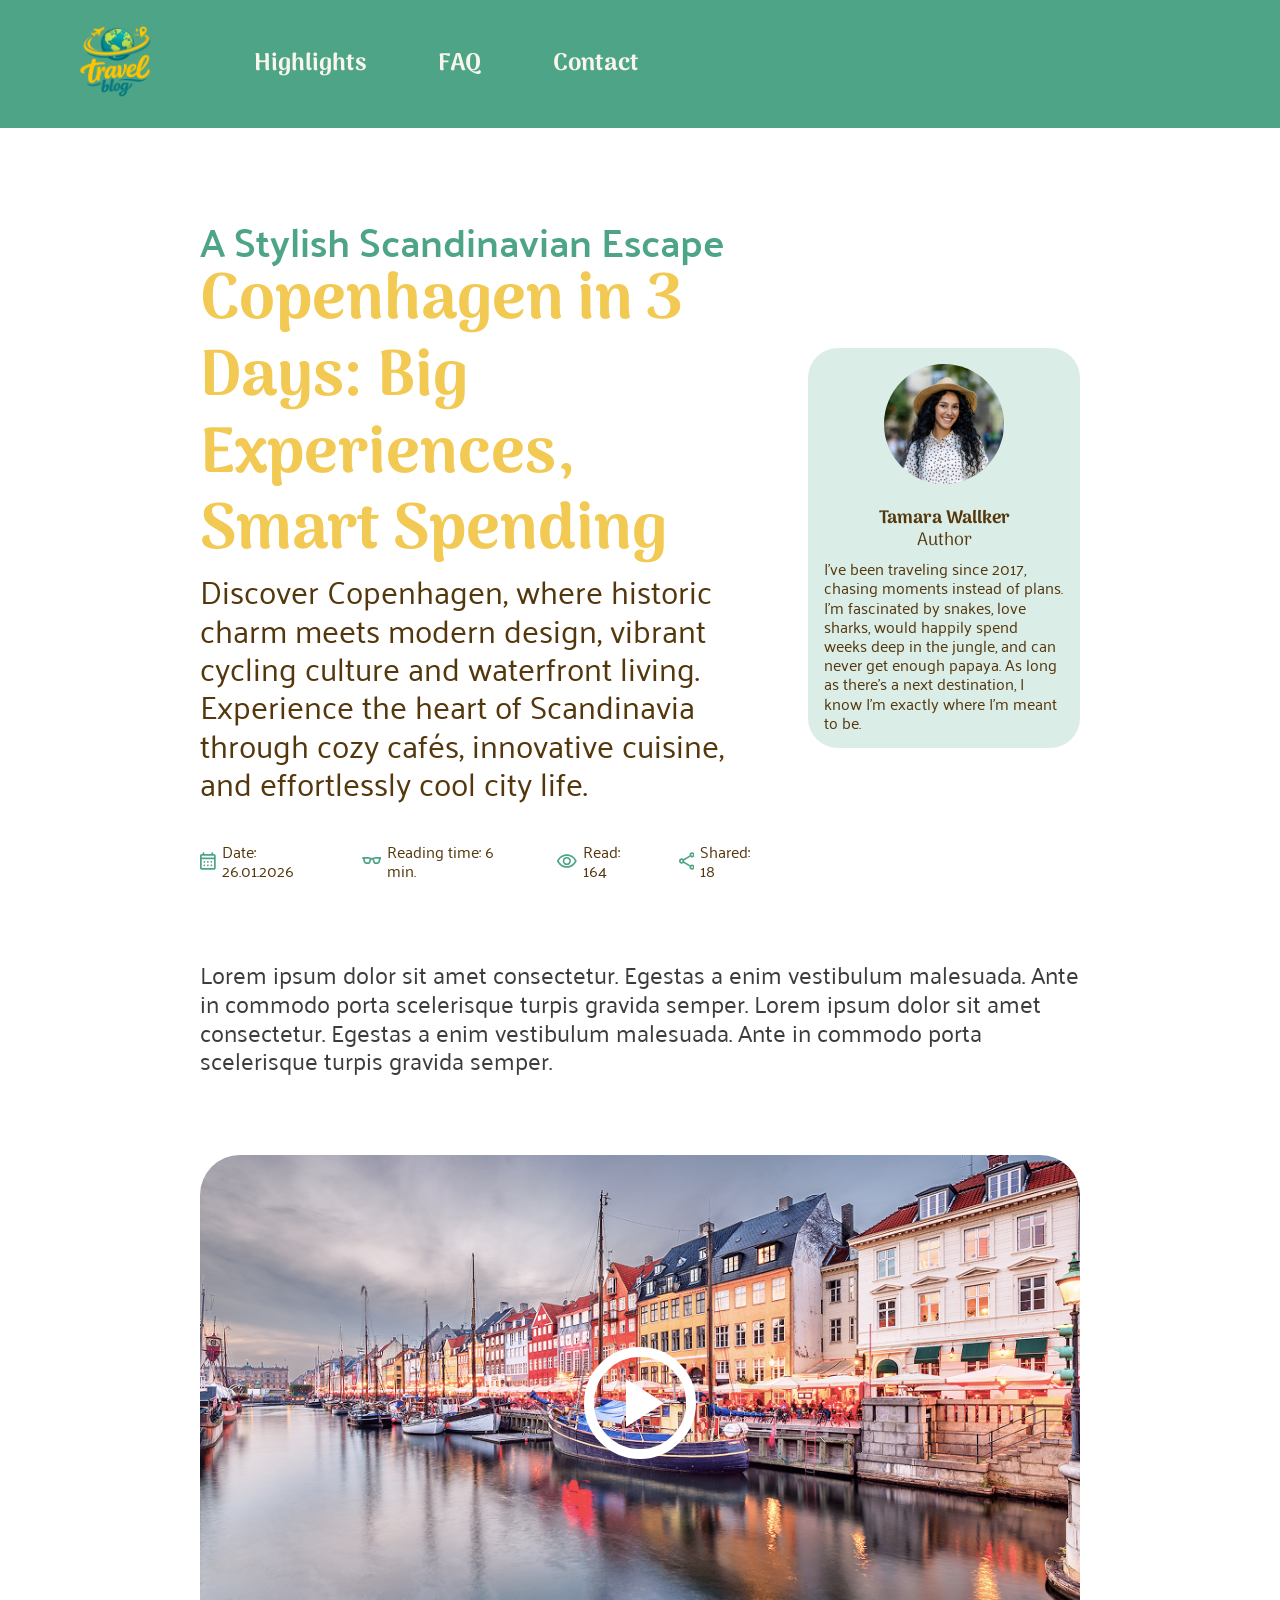
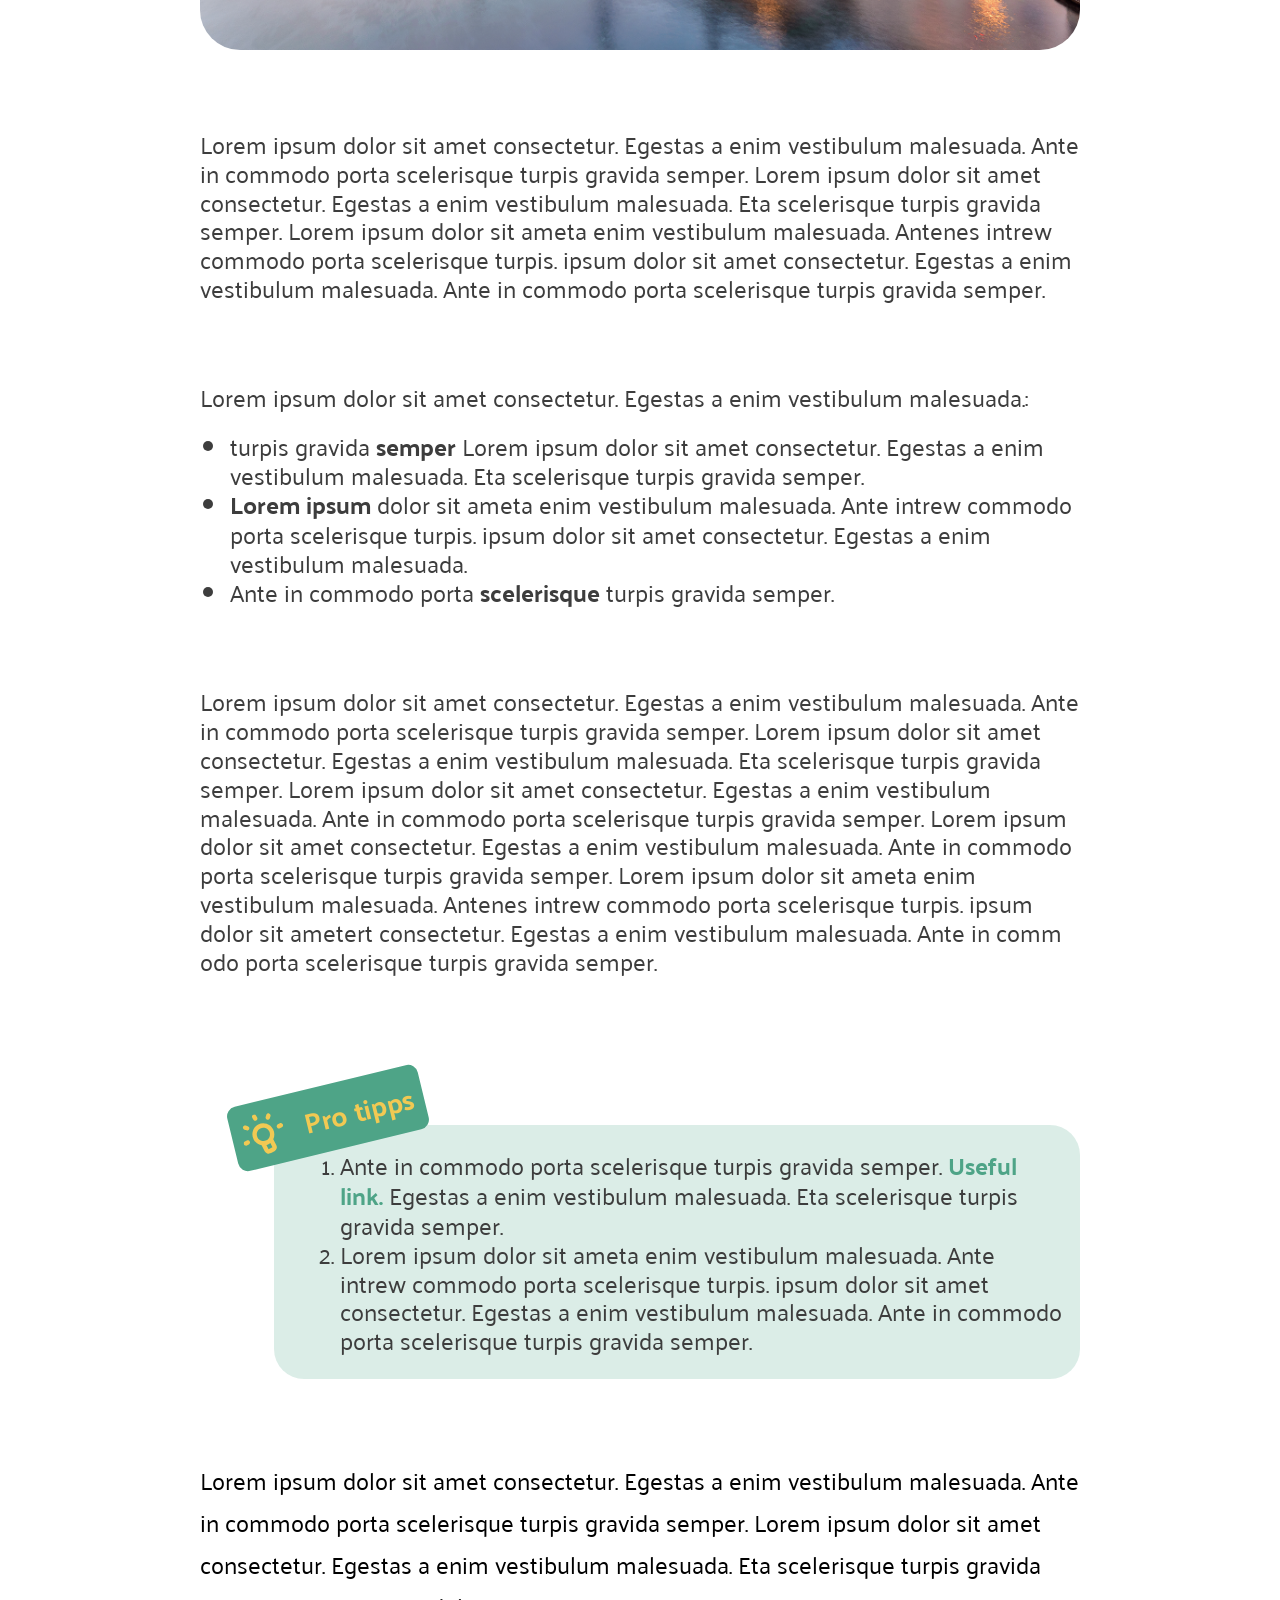
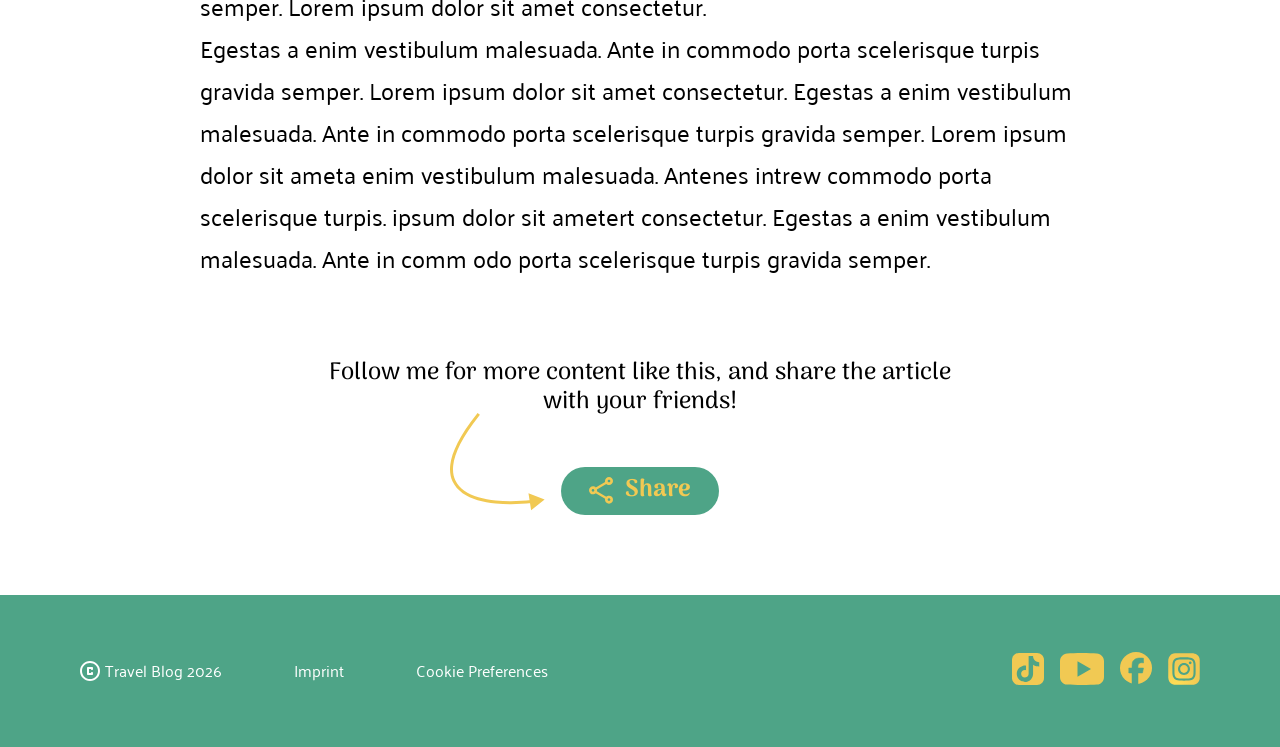
<file: articles/video/index.html>
<!doctype html>
<html lang="en">
  <head>
    <meta charset="UTF-8" />
    <meta name="viewport" content="width=device-width, initial-scale=1.0" />
    <title>Video Article</title>
    <link rel="stylesheet" href="../../style.css" />
    <link rel="stylesheet" href="style.css" />
  </head>
  <body>
    <!--Header Start-->
    <header>
      <div>
        <a href="../../index.html" aria-label="Home">
          <svg
            class="header_img"
            width="72"
            height="72"
            viewBox="0 0 72 72"
            fill="none"
            xmlns="http://www.w3.org/2000/svg"
            xmlns:xlink="http://www.w3.org/1999/xlink"
          >
            <rect width="72" height="72" fill="url(#logo)" />
            <defs>
              <pattern
                id="logo"
                patternContentUnits="objectBoundingBox"
                width="1"
                height="1"
              >
                <use
                  xlink:href="#logo_img"
                  transform="matrix(0.00163372 0 0 0.00163989 -0.330827 -0.301887)"
                />
              </pattern>
              <image
                id="logo_img"
                width="1024"
                height="1024"
                preserveAspectRatio="none"
                xlink:href="../../img/logo.png"
              />
            </defs>
          </svg>
        </a>
      </div>

      <div class="header_links">
        <!--Highlights Link-->
        <div class="highlights_link">
          <a class="links" href="../../index.html#Highlights">Highlights</a>
          <svg
            class="Vector_highlights"
            width="121"
            height="18"
            viewBox="0 0 121 18"
            fill="none"
            xmlns="http://www.w3.org/2000/svg"
          >
            <path
              d="M116.501 0.893534C116.419 0.774066 116.381 0.627382 116.4 0.482189C116.42 0.337028 116.494 0.205809 116.609 0.11669C116.723 0.0275719 116.868 -0.0128566 117.014 0.00359192C117.159 0.0200074 117.293 0.0925123 117.388 0.201594C117.388 0.201594 117.388 0.201594 117.388 0.201594C118.844 1.91463 120.248 3.79623 120.523 6.31874C120.853 8.95943 118.828 11.337 116.851 12.4822C114.829 13.7229 112.686 14.4281 110.51 15.0082C106.219 16.1154 101.792 16.6116 97.4649 16.9278C79.1872 18.0715 61.0198 17.1045 42.8975 17.04C30.8366 16.8464 18.581 17.2537 6.63421 14.4099C4.51298 13.8862 2.42601 13.2461 0.375709 12.5029C0.236778 12.4525 0.121871 12.3504 0.0569116 12.2171C-0.00804653 12.0838 -0.0178408 11.9306 0.0298108 11.7908C0.0774547 11.6509 0.178777 11.5356 0.311604 11.4697C0.444436 11.4038 0.597786 11.3931 0.738566 11.438C2.78187 12.0908 4.84712 12.6404 6.93848 13.0775C18.6708 15.4356 30.8286 14.7008 42.8853 14.629C61.0617 14.3032 79.2803 15.064 97.253 13.9353C101.495 13.627 105.816 13.2333 109.885 12.3815C113.773 11.5098 118.682 10.1094 118.725 6.40228C118.729 4.58591 117.713 2.65772 116.501 0.893534Z"
              fill="#F1C953"
            />
          </svg>
        </div>
        <!--FAQ Link-->
        <div class="FAQ_link">
          <a class="links" href="../../index.html#FAQ">FAQ</a>
          <svg
            class="Vector_FAQ"
            width="56"
            height="9"
            viewBox="0 0 56 9"
            fill="none"
            xmlns="http://www.w3.org/2000/svg"
          >
            <path
              d="M1.11002 0.434061C1.06868 0.299389 0.985572 0.177477 0.867154 0.0971136C0.74883 0.0167348 0.606447 -0.0157699 0.46862 0.0072012C0.330793 0.0301723 0.206649 0.107098 0.12079 0.221508C0.0348359 0.335933 -0.00423939 0.478209 0.000329177 0.619009C0.000329177 0.619009 0.000329177 0.619009 0.000329177 0.619009C0.0445563 1.69041 0.443364 2.77195 1.12261 3.6445C4.15074 7.0828 8.50513 7.46625 12.2772 7.82466C25.7569 8.67744 39.0095 5.43499 51.7489 7.61889C52.6432 7.83955 53.5066 8.1281 54.2784 8.51623C54.4086 8.58239 54.56 8.59899 54.7014 8.55846C54.8429 8.51796 54.9624 8.42428 55.0342 8.29728C55.106 8.17027 55.1246 8.01955 55.0863 7.8775C55.0481 7.73542 54.9558 7.61429 54.832 7.53684C54.832 7.53684 54.832 7.53684 54.832 7.53684C53.9991 7.01877 53.0765 6.62354 52.1318 6.30695C38.8369 2.92066 25.3885 5.69156 12.4775 4.83136C8.88228 4.52865 5.00906 4.39212 2.44511 2.42344C1.8409 1.91813 1.37467 1.26703 1.11002 0.434061Z"
              fill="#F1C953"
            />
          </svg>
        </div>
        <!--Content Link-->
        <div class="content_link">
          <a class="links" href="../../index.html#Contact">Contact</a>
          <svg
            class="Vector_content"
            width="92"
            height="11"
            viewBox="0 0 92 11"
            fill="none"
            xmlns="http://www.w3.org/2000/svg"
          >
            <path
              d="M4.17473 1.04503C4.29624 0.967901 4.38942 0.849846 4.43021 0.710108C4.47103 0.57043 4.45665 0.42152 4.38951 0.294749C4.32237 0.167978 4.20726 0.0724188 4.06878 0.0277061C3.93027 -0.0170668 3.78026 -0.00632037 3.64819 0.0508561C3.64819 0.0508561 3.64819 0.0508561 3.64819 0.0508561C2.8188 0.424332 2.11551 0.776782 1.40519 1.30875C1.26261 1.41211 1.02959 1.61299 0.867667 1.77748C0.688639 1.96345 0.572414 2.0828 0.392988 2.36018C0.235471 2.61146 0.120184 2.85612 0.0493878 3.17059C-0.023316 3.49731 -0.0142743 3.85367 0.066789 4.16764C1.13959 6.59462 2.97527 6.81911 4.50614 7.51795C6.11927 8.09803 7.66796 8.48829 9.29114 8.83303C12.4854 9.50132 15.7219 9.90264 18.9455 10.1658C28.3239 10.8347 37.6898 11.0987 47.1618 9.83675C59.9888 7.69851 73.0284 6.99318 86.0804 7.44608C87.6758 7.49744 89.2714 7.56301 90.8673 7.64013C91.0144 7.64723 91.1597 7.59818 91.2713 7.50107C91.383 7.40399 91.4518 7.26726 91.4627 7.12044C91.4737 6.97363 91.4259 6.8282 91.3298 6.71564C91.2338 6.60306 91.0974 6.53303 90.9508 6.51824C90.9508 6.51824 90.9508 6.51824 90.9508 6.51824C89.3552 6.35756 87.7575 6.21111 86.1577 6.0816C73.0747 4.98797 59.8067 5.24244 46.7477 7.15061C37.7906 8.16607 28.3435 7.83818 19.1868 7.17551C13.1965 6.52534 5.43133 6.4621 1.79375 3.66008C1.64551 3.49566 1.84026 2.94558 2.37546 2.42798C2.86639 1.93311 3.45257 1.50069 4.17473 1.04503Z"
              fill="#F1C953"
            />
          </svg>
        </div>
      </div>
    </header>
    <!--Header End-->

    <main>
      <!--Headline+info Section Start-->
      <section class="headline_info">
        <div class="headline">
          <h2>A Stylish Scandinavian Escape</h2>
          <h1>Copenhagen in 3 Days: Big Experiences, Smart Spending</h1>
          <p>
            Discover Copenhagen, where historic charm meets modern design,
            vibrant cycling culture and waterfront living. Experience the heart
            of Scandinavia through cozy cafés, innovative cuisine, and
            effortlessly cool city life.
          </p>
          <div class="frame448">
            <div class="infos">
              <svg
                width="16"
                height="18"
                viewBox="0 0 16 18"
                fill="none"
                xmlns="http://www.w3.org/2000/svg"
              >
                <path
                  d="M1.77778 18C1.28889 18 0.87037 17.8237 0.522222 17.4713C0.174074 17.1187 0 16.695 0 16.2V3.6C0 3.105 0.174074 2.68125 0.522222 2.32875C0.87037 1.97625 1.28889 1.8 1.77778 1.8H2.66667V0.9C2.66667 0.645 2.75185 0.43125 2.92222 0.25875C3.09259 0.08625 3.3037 0 3.55556 0C3.80741 0 4.01852 0.08625 4.18889 0.25875C4.35926 0.43125 4.44444 0.645 4.44444 0.9V1.8H11.5556V0.9C11.5556 0.645 11.6407 0.43125 11.8111 0.25875C11.9815 0.08625 12.1926 0 12.4444 0C12.6963 0 12.9074 0.08625 13.0778 0.25875C13.2481 0.43125 13.3333 0.645 13.3333 0.9V1.8H14.2222C14.7111 1.8 15.1296 1.97625 15.4778 2.32875C15.8259 2.68125 16 3.105 16 3.6V16.2C16 16.695 15.8259 17.1187 15.4778 17.4713C15.1296 17.8237 14.7111 18 14.2222 18H1.77778ZM1.77778 16.2H14.2222V7.2H1.77778V16.2ZM1.77778 5.4H14.2222V3.6H1.77778V5.4ZM8 10.8C7.74815 10.8 7.53704 10.7137 7.36667 10.5413C7.1963 10.3688 7.11111 10.155 7.11111 9.9C7.11111 9.645 7.1963 9.43125 7.36667 9.25875C7.53704 9.08625 7.74815 9 8 9C8.25185 9 8.46296 9.08625 8.63333 9.25875C8.8037 9.43125 8.88889 9.645 8.88889 9.9C8.88889 10.155 8.8037 10.3688 8.63333 10.5413C8.46296 10.7137 8.25185 10.8 8 10.8ZM4.44444 10.8C4.19259 10.8 3.98148 10.7137 3.81111 10.5413C3.64074 10.3688 3.55556 10.155 3.55556 9.9C3.55556 9.645 3.64074 9.43125 3.81111 9.25875C3.98148 9.08625 4.19259 9 4.44444 9C4.6963 9 4.90741 9.08625 5.07778 9.25875C5.24815 9.43125 5.33333 9.645 5.33333 9.9C5.33333 10.155 5.24815 10.3688 5.07778 10.5413C4.90741 10.7137 4.6963 10.8 4.44444 10.8ZM11.5556 10.8C11.3037 10.8 11.0926 10.7137 10.9222 10.5413C10.7519 10.3688 10.6667 10.155 10.6667 9.9C10.6667 9.645 10.7519 9.43125 10.9222 9.25875C11.0926 9.08625 11.3037 9 11.5556 9C11.8074 9 12.0185 9.08625 12.1889 9.25875C12.3593 9.43125 12.4444 9.645 12.4444 9.9C12.4444 10.155 12.3593 10.3688 12.1889 10.5413C12.0185 10.7137 11.8074 10.8 11.5556 10.8ZM8 14.4C7.74815 14.4 7.53704 14.3138 7.36667 14.1413C7.1963 13.9688 7.11111 13.755 7.11111 13.5C7.11111 13.245 7.1963 13.0312 7.36667 12.8588C7.53704 12.6862 7.74815 12.6 8 12.6C8.25185 12.6 8.46296 12.6862 8.63333 12.8588C8.8037 13.0312 8.88889 13.245 8.88889 13.5C8.88889 13.755 8.8037 13.9688 8.63333 14.1413C8.46296 14.3138 8.25185 14.4 8 14.4ZM4.44444 14.4C4.19259 14.4 3.98148 14.3138 3.81111 14.1413C3.64074 13.9688 3.55556 13.755 3.55556 13.5C3.55556 13.245 3.64074 13.0312 3.81111 12.8588C3.98148 12.6862 4.19259 12.6 4.44444 12.6C4.6963 12.6 4.90741 12.6862 5.07778 12.8588C5.24815 13.0312 5.33333 13.245 5.33333 13.5C5.33333 13.755 5.24815 13.9688 5.07778 14.1413C4.90741 14.3138 4.6963 14.4 4.44444 14.4ZM11.5556 14.4C11.3037 14.4 11.0926 14.3138 10.9222 14.1413C10.7519 13.9688 10.6667 13.755 10.6667 13.5C10.6667 13.245 10.7519 13.0312 10.9222 12.8588C11.0926 12.6862 11.3037 12.6 11.5556 12.6C11.8074 12.6 12.0185 12.6862 12.1889 12.8588C12.3593 13.0312 12.4444 13.245 12.4444 13.5C12.4444 13.755 12.3593 13.9688 12.1889 14.1413C12.0185 14.3138 11.8074 14.4 11.5556 14.4Z"
                  fill="#4EA487"
                />
              </svg>
              <p>Date: 26.01.2026</p>
            </div>
            <div class="infos">
              <svg
                width="20"
                height="7"
                viewBox="0 0 20 7"
                fill="none"
                xmlns="http://www.w3.org/2000/svg"
              >
                <path
                  d="M4.27062 7C3.65833 7 3.108 6.80313 2.61963 6.40938C2.13126 6.01562 1.82147 5.5125 1.69027 4.9L1.05611 1.96875H0.968644C0.720814 1.99792 0.505785 1.93229 0.323556 1.77188C0.141328 1.61146 0.0356357 1.40729 0.00647923 1.15938C-0.0226773 0.911458 0.0465694 0.7 0.214219 0.525C0.381869 0.35 0.58961 0.247917 0.83744 0.21875C1.74129 0.145833 2.52852 0.0911458 3.19912 0.0546875C3.86972 0.0182292 4.482 0 5.03598 0C5.98357 0 6.74892 0.04375 7.33205 0.13125C7.91518 0.21875 8.44 0.371875 8.90651 0.590625C9.1106 0.692708 9.30376 0.765625 9.48599 0.809375C9.66822 0.853125 9.83951 0.875 9.99988 0.875C10.1602 0.875 10.317 0.853125 10.47 0.809375C10.6231 0.765625 10.8017 0.7 11.0058 0.6125C11.4869 0.39375 12.0408 0.236979 12.6677 0.142188C13.2946 0.0473958 14.1255 0 15.1606 0C15.8312 0 16.5382 0.0182292 17.2817 0.0546875C18.0252 0.0911458 18.6594 0.138542 19.1842 0.196875C19.432 0.226042 19.6361 0.328125 19.7965 0.503125C19.9568 0.678125 20.0224 0.889583 19.9933 1.1375C19.9641 1.38542 19.8621 1.58958 19.6871 1.75C19.5122 1.91042 19.3008 1.97604 19.053 1.94688H18.9655L18.3095 4.92188C18.1783 5.53438 17.8721 6.03385 17.3911 6.42031C16.91 6.80677 16.3633 7 15.751 7H13.8048C13.1925 7 12.6531 6.81406 12.1866 6.44219C11.7201 6.07031 11.414 5.59271 11.2682 5.00938L10.6778 2.66875H9.34385L8.75343 5.00938C8.59307 5.60729 8.27964 6.08854 7.81314 6.45312C7.34663 6.81771 6.81453 7 6.21682 7H4.27062ZM3.39592 4.55C3.43966 4.75417 3.54171 4.92188 3.70207 5.05312C3.86243 5.18438 4.04466 5.25 4.24875 5.25H6.19495C6.39905 5.25 6.58127 5.18802 6.74163 5.06406C6.902 4.9401 7.00404 4.78333 7.04778 4.59375L7.72567 1.94688C7.33205 1.87396 6.88742 1.82656 6.39176 1.80469C5.8961 1.78281 5.44417 1.77188 5.03598 1.77188C4.70068 1.77188 4.33987 1.77552 3.95354 1.78281C3.56722 1.7901 3.20641 1.80833 2.87111 1.8375L3.39592 4.55ZM12.952 4.59375C12.9957 4.78333 13.0978 4.9401 13.2581 5.06406C13.4185 5.18802 13.6007 5.25 13.8048 5.25H15.751C15.9551 5.25 16.1373 5.18438 16.2977 5.05312C16.458 4.92188 16.5601 4.75417 16.6038 4.55L17.1724 1.81563C16.8808 1.80104 16.5455 1.7901 16.1665 1.78281C15.7874 1.77552 15.4521 1.77188 15.1606 1.77188C14.7232 1.77188 14.2385 1.78281 13.7064 1.80469C13.1743 1.82656 12.6969 1.87396 12.2741 1.94688L12.952 4.59375Z"
                  fill="#4EA487"
                />
              </svg>
              <p>Reading time: 6 min.</p>
            </div>

            <div class="infos">
              <svg
                width="20"
                height="14"
                viewBox="0 0 20 14"
                fill="none"
                xmlns="http://www.w3.org/2000/svg"
              >
                <path
                  d="M10 11.2C11.1655 11.2 12.1562 10.7917 12.972 9.975C13.7879 9.15833 14.1958 8.16667 14.1958 7C14.1958 5.83333 13.7879 4.84167 12.972 4.025C12.1562 3.20833 11.1655 2.8 10 2.8C8.8345 2.8 7.84382 3.20833 7.02797 4.025C6.21212 4.84167 5.8042 5.83333 5.8042 7C5.8042 8.16667 6.21212 9.15833 7.02797 9.975C7.84382 10.7917 8.8345 11.2 10 11.2ZM10 9.52C9.3007 9.52 8.70629 9.275 8.21678 8.785C7.72727 8.295 7.48252 7.7 7.48252 7C7.48252 6.3 7.72727 5.705 8.21678 5.215C8.70629 4.725 9.3007 4.48 10 4.48C10.6993 4.48 11.2937 4.725 11.7832 5.215C12.2727 5.705 12.5175 6.3 12.5175 7C12.5175 7.7 12.2727 8.295 11.7832 8.785C11.2937 9.275 10.6993 9.52 10 9.52ZM10 14C7.91764 14 6.01787 13.44 4.3007 12.32C2.58353 11.2 1.22766 9.72222 0.2331 7.88667C0.1554 7.74667 0.0971251 7.60278 0.0582751 7.455C0.019425 7.30722 0 7.15556 0 7C0 6.84444 0.019425 6.69278 0.0582751 6.545C0.0971251 6.39722 0.1554 6.25333 0.2331 6.11333C1.22766 4.27778 2.58353 2.8 4.3007 1.68C6.01787 0.56 7.91764 0 10 0C12.0824 0 13.9821 0.56 15.6993 1.68C17.4165 2.8 18.7723 4.27778 19.7669 6.11333C19.8446 6.25333 19.9029 6.39722 19.9417 6.545C19.9806 6.69278 20 6.84444 20 7C20 7.15556 19.9806 7.30722 19.9417 7.455C19.9029 7.60278 19.8446 7.74667 19.7669 7.88667C18.7723 9.72222 17.4165 11.2 15.6993 12.32C13.9821 13.44 12.0824 14 10 14ZM10 12.1333C11.756 12.1333 13.3683 11.6706 14.8368 10.745C16.3054 9.81944 17.4281 8.57111 18.2051 7C17.4281 5.42889 16.3054 4.18056 14.8368 3.255C13.3683 2.32944 11.756 1.86667 10 1.86667C8.24398 1.86667 6.6317 2.32944 5.16317 3.255C3.69464 4.18056 2.57187 5.42889 1.79487 7C2.57187 8.57111 3.69464 9.81944 5.16317 10.745C6.6317 11.6706 8.24398 12.1333 10 12.1333Z"
                  fill="#4EA487"
                />
              </svg>
              <p>Read: 164</p>
            </div>

            <div class="infos">
              <svg
                width="16"
                height="18"
                viewBox="0 0 16 18"
                fill="none"
                xmlns="http://www.w3.org/2000/svg"
              >
                <path
                  d="M13.3333 18C12.5926 18 11.963 17.7375 11.4444 17.2125C10.9259 16.6875 10.6667 16.05 10.6667 15.3C10.6667 15.21 10.6889 15 10.7333 14.67L4.48889 10.98C4.25185 11.205 3.97778 11.3813 3.66667 11.5087C3.35556 11.6363 3.02222 11.7 2.66667 11.7C1.92593 11.7 1.2963 11.4375 0.777778 10.9125C0.259259 10.3875 0 9.75 0 9C0 8.25 0.259259 7.6125 0.777778 7.0875C1.2963 6.5625 1.92593 6.3 2.66667 6.3C3.02222 6.3 3.35556 6.36375 3.66667 6.49125C3.97778 6.61875 4.25185 6.795 4.48889 7.02L10.7333 3.33C10.7037 3.225 10.6852 3.12375 10.6778 3.02625C10.6704 2.92875 10.6667 2.82 10.6667 2.7C10.6667 1.95 10.9259 1.3125 11.4444 0.7875C11.963 0.2625 12.5926 0 13.3333 0C14.0741 0 14.7037 0.2625 15.2222 0.7875C15.7407 1.3125 16 1.95 16 2.7C16 3.45 15.7407 4.0875 15.2222 4.6125C14.7037 5.1375 14.0741 5.4 13.3333 5.4C12.9778 5.4 12.6444 5.33625 12.3333 5.20875C12.0222 5.08125 11.7481 4.905 11.5111 4.68L5.26667 8.37C5.2963 8.475 5.31482 8.57625 5.32222 8.67375C5.32963 8.77125 5.33333 8.88 5.33333 9C5.33333 9.12 5.32963 9.22875 5.32222 9.32625C5.31482 9.42375 5.2963 9.525 5.26667 9.63L11.5111 13.32C11.7481 13.095 12.0222 12.9187 12.3333 12.7913C12.6444 12.6638 12.9778 12.6 13.3333 12.6C14.0741 12.6 14.7037 12.8625 15.2222 13.3875C15.7407 13.9125 16 14.55 16 15.3C16 16.05 15.7407 16.6875 15.2222 17.2125C14.7037 17.7375 14.0741 18 13.3333 18ZM13.3333 16.2C13.5852 16.2 13.7963 16.1137 13.9667 15.9412C14.137 15.7687 14.2222 15.555 14.2222 15.3C14.2222 15.045 14.137 14.8313 13.9667 14.6587C13.7963 14.4862 13.5852 14.4 13.3333 14.4C13.0815 14.4 12.8704 14.4862 12.7 14.6587C12.5296 14.8313 12.4444 15.045 12.4444 15.3C12.4444 15.555 12.5296 15.7687 12.7 15.9412C12.8704 16.1137 13.0815 16.2 13.3333 16.2ZM2.66667 9.9C2.91852 9.9 3.12963 9.81375 3.3 9.64125C3.47037 9.46875 3.55556 9.255 3.55556 9C3.55556 8.745 3.47037 8.53125 3.3 8.35875C3.12963 8.18625 2.91852 8.1 2.66667 8.1C2.41481 8.1 2.2037 8.18625 2.03333 8.35875C1.86296 8.53125 1.77778 8.745 1.77778 9C1.77778 9.255 1.86296 9.46875 2.03333 9.64125C2.2037 9.81375 2.41481 9.9 2.66667 9.9ZM13.3333 3.6C13.5852 3.6 13.7963 3.51375 13.9667 3.34125C14.137 3.16875 14.2222 2.955 14.2222 2.7C14.2222 2.445 14.137 2.23125 13.9667 2.05875C13.7963 1.88625 13.5852 1.8 13.3333 1.8C13.0815 1.8 12.8704 1.88625 12.7 2.05875C12.5296 2.23125 12.4444 2.445 12.4444 2.7C12.4444 2.955 12.5296 3.16875 12.7 3.34125C12.8704 3.51375 13.0815 3.6 13.3333 3.6Z"
                  fill="#4EA487"
                />
              </svg>
              <p>Shared: 18</p>
            </div>
          </div>
        </div>
        <div class="author_info">
          <div class="author_img"></div>
          <div
            style="
              display: flex;
              align-items: center;
              flex-direction: column;
              margin: 8px 0;
            "
          >
            <h1>Tamara Wallker</h1>
            <h2>Author</h2>
          </div>

          <p>
            I’ve been traveling since 2017, chasing moments instead of plans.
            I’m fascinated by snakes, love sharks, would happily spend weeks
            deep in the jungle, and can never get enough papaya. As long as
            there’s a next destination, I know I’m exactly where I’m meant to
            be.
          </p>
        </div>
      </section>
      <!--Headline+info Section End-->

      <!--Article Introduction Start-->
      <section class="description video_intro">
        <p>
          Lorem ipsum dolor sit amet consectetur. Egestas a enim vestibulum
          malesuada. Ante in commodo porta scelerisque turpis gravida semper.
          Lorem ipsum dolor sit amet consectetur. Egestas a enim vestibulum
          malesuada. Ante in commodo porta scelerisque turpis gravida semper.
        </p>
      </section>
      <!--Article Introduction End-->

      <!--Video Section Start-->
      <section class="video_section">
        <div class="video_frame">
          <img
            src="../../img/copenhagen.png"
            alt="Colorful buildings beside the Copenhagen waterfront"
          />
          <button class="video_play" type="button" aria-label="Play video">
            <span></span>
          </button>
        </div>
      </section>
      <!--Video Section End-->

      <!--Article Text Start-->
      <section class="description video_text">
        <p>
          Lorem ipsum dolor sit amet consectetur. Egestas a enim vestibulum
          malesuada. Ante in commodo porta scelerisque turpis gravida semper.
          Lorem ipsum dolor sit amet consectetur. Egestas a enim vestibulum
          malesuada. Eta scelerisque turpis gravida semper. Lorem ipsum dolor
          sit ameta enim vestibulum malesuada. Antenes intrew commodo porta
          scelerisque turpis. ipsum dolor sit amet consectetur. Egestas a enim
          vestibulum malesuada. Ante in commodo porta scelerisque turpis gravida
          semper.
        </p>

        <div>
          <p>
            Lorem ipsum dolor sit amet consectetur. Egestas a enim vestibulum
            malesuada.:
          </p>
          <ul>
            <li>
              turpis gravida <b>semper</b> Lorem ipsum dolor sit amet
              consectetur. Egestas a enim vestibulum malesuada. Eta scelerisque
              turpis gravida semper.
            </li>
            <li>
              <b>Lorem ipsum </b>dolor sit ameta enim vestibulum malesuada. Ante
              intrew commodo porta scelerisque turpis. ipsum dolor sit amet
              consectetur. Egestas a enim vestibulum malesuada.
            </li>
            <li>
              Ante in commodo porta
              <b>scelerisque</b>
              turpis gravida semper.
            </li>
          </ul>
        </div>

        <p>
          Lorem ipsum dolor sit amet consectetur. Egestas a enim vestibulum
          malesuada. Ante in commodo porta scelerisque turpis gravida semper.
          Lorem ipsum dolor sit amet consectetur. Egestas a enim vestibulum
          malesuada. Eta scelerisque turpis gravida semper. Lorem ipsum dolor
          sit amet consectetur. Egestas a enim vestibulum malesuada. Ante in
          commodo porta scelerisque turpis gravida semper. Lorem ipsum dolor sit
          amet consectetur. Egestas a enim vestibulum malesuada. Ante in commodo
          porta scelerisque turpis gravida semper. Lorem ipsum dolor sit ameta
          enim vestibulum malesuada. Antenes intrew commodo porta scelerisque
          turpis. ipsum dolor sit ametert consectetur. Egestas a enim vestibulum
          malesuada. Ante in comm odo porta scelerisque turpis gravida semper.
        </p>
      </section>
      <!--Article Text End-->

      <!--Pro Tipps Section Start-->
      <section class="pro_tipp">
        <div class="pro_tipp_title">
          <svg
            width="43"
            height="42"
            viewBox="0 0 43 42"
            fill="none"
            xmlns="http://www.w3.org/2000/svg"
          >
            <path
              d="M18.7295 1.71005L19.2543 3.86752C19.403 4.4788 19.324 5.04076 19.0172 5.55338C18.7104 6.066 18.2559 6.39557 17.6537 6.54208C17.0515 6.68859 16.4964 6.60464 15.9884 6.29024C15.4804 5.97583 15.152 5.51299 15.0033 4.90171L14.4784 2.74424C14.3297 2.13296 14.4088 1.571 14.7156 1.05838C15.0223 0.545758 15.4769 0.216187 16.0791 0.0696772C16.6813 -0.0768325 17.2364 0.00711868 17.7444 0.321523C18.2524 0.635928 18.5807 1.09877 18.7295 1.71005ZM40.9822 19.148L38.8567 19.6651C38.2545 19.8116 37.6993 19.7276 37.1914 19.4132C36.6834 19.0988 36.355 18.636 36.2063 18.0247C36.0576 17.4134 36.1366 16.8515 36.4434 16.3388C36.7502 15.8262 37.2047 15.4966 37.8069 15.3501L39.9324 14.833C40.5347 14.6865 41.0898 14.7705 41.5978 15.0849C42.1058 15.3993 42.4341 15.8621 42.5828 16.4734C42.7315 17.0847 42.6525 17.6467 42.3457 18.1593C42.0389 18.6719 41.5844 19.0015 40.9822 19.148ZM4.8486 27.9386L2.7231 28.4557C2.12087 28.6022 1.56577 28.5182 1.05778 28.2038C0.549788 27.8894 0.221437 27.4266 0.0727241 26.8153C-0.0759889 26.204 0.00304966 25.642 0.309837 25.1294C0.616628 24.6168 1.07113 24.2872 1.67336 24.1407L3.79886 23.6236C4.40109 23.4771 4.9562 23.5611 5.46419 23.8755C5.97217 24.1899 6.30053 24.6527 6.44924 25.264C6.59795 25.8753 6.51891 26.4372 6.21212 26.9499C5.90533 27.4625 5.45083 27.7921 4.8486 27.9386ZM6.28354 8.85118L8.1388 9.99944C8.6247 10.3002 8.94201 10.7562 9.09072 11.3675C9.23944 11.9788 9.16707 12.5296 8.87362 13.0199C8.58017 13.5102 8.13233 13.8287 7.5301 13.9752C6.92788 14.1217 6.38381 14.0446 5.89791 13.7438L4.04265 12.5956C3.55675 12.2948 3.23944 11.8388 3.09073 11.2275C2.94201 10.6163 3.01438 10.0654 3.30783 9.57511C3.60128 9.08477 4.04912 8.76635 4.65135 8.61984C5.25357 8.47333 5.79763 8.55044 6.28354 8.85118ZM32.5244 5.66652L31.404 7.53871C31.1105 8.02904 30.6627 8.34747 30.0605 8.49398C29.4582 8.64049 28.9142 8.56337 28.4283 8.26264C27.9424 7.9619 27.6251 7.5059 27.4763 6.89461C27.3276 6.28333 27.4 5.73252 27.6934 5.24219L28.8139 3.36999C29.1073 2.87965 29.5552 2.56123 30.1574 2.41472C30.7596 2.26821 31.3037 2.34532 31.7896 2.64606C32.2755 2.9468 32.5928 3.40281 32.7415 4.01409C32.8902 4.62537 32.8179 5.17618 32.5244 5.66652ZM18.7034 10.857C21.6437 10.1417 24.4059 10.5837 26.99 12.1831C29.5741 13.7825 31.2292 16.0744 31.9553 19.0589C32.3752 20.7849 32.3858 22.4866 31.9872 24.1642C31.5886 25.8417 30.8608 27.3613 29.8038 28.7229L31.3784 35.1953C31.667 36.382 31.4979 37.499 30.871 38.5466C30.2441 39.5941 29.3461 40.2601 28.1771 40.5445L23.9261 41.5787C22.7571 41.8631 21.6535 41.684 20.6155 41.0415C19.5774 40.3991 18.914 39.4845 18.6253 38.2979L17.0507 31.8255C15.4863 31.1016 14.1418 30.0862 13.0171 28.7792C11.8924 27.4723 11.1201 25.9558 10.7002 24.2298C9.97418 21.2453 10.3915 18.4492 11.9521 15.8415C13.5127 13.2338 15.7631 11.5723 18.7034 10.857ZM26.0251 31.6988C25.6884 31.8569 25.3473 31.9971 25.0017 32.1192C24.6562 32.2413 24.3064 32.3455 23.9521 32.4317C23.5979 32.5179 23.2392 32.5861 22.8762 32.6363C22.5132 32.6865 22.1459 32.7188 21.7741 32.733L22.8764 37.2637L27.1274 36.2295L26.0251 31.6988ZM19.7532 15.172C17.9819 15.6029 16.6294 16.5984 15.6957 18.1586C14.762 19.7187 14.5139 21.3977 14.9513 23.1956C15.3886 24.9935 16.3804 26.3709 17.9264 27.3278C19.4725 28.2847 21.1311 28.5477 22.9024 28.1168C24.6736 27.6858 26.0261 26.6903 26.9598 25.1301C27.8935 23.57 28.1417 21.891 27.7043 20.0931C27.2669 18.2952 26.2752 16.9178 24.7291 15.9609C23.1831 15.004 21.5244 14.741 19.7532 15.172Z"
              fill="#F1C953"
            />
          </svg>
          <h1>Pro tipps</h1>
        </div>

        <div class="pro_tipp_text">
          <ol>
            <li>
              Ante in commodo porta scelerisque turpis gravida semper.
              <a href="">Useful link.</a> Egestas a enim vestibulum malesuada.
              Eta scelerisque turpis gravida semper.
            </li>
            <li>
              Lorem ipsum dolor sit ameta enim vestibulum malesuada. Ante intrew
              commodo porta scelerisque turpis. ipsum dolor sit amet
              consectetur. Egestas a enim vestibulum malesuada. Ante in commodo
              porta scelerisque turpis gravida semper.
            </li>
          </ol>
        </div>

        <p class="pro_tipp_text_description">
          Lorem ipsum dolor sit amet consectetur. Egestas a enim vestibulum
          malesuada. Ante in commodo porta scelerisque turpis gravida semper.
          Lorem ipsum dolor sit amet consectetur. Egestas a enim vestibulum
          malesuada. Eta scelerisque turpis gravida semper. Lorem ipsum dolor
          sit amet consectetur. <br />Egestas a enim vestibulum malesuada. Ante
          in commodo porta scelerisque turpis gravida semper. Lorem ipsum dolor
          sit amet consectetur. Egestas a enim vestibulum malesuada. Ante in
          commodo porta scelerisque turpis gravida semper. Lorem ipsum dolor sit
          ameta enim vestibulum malesuada. Antenes intrew commodo porta
          scelerisque turpis. ipsum dolor sit ametert consectetur. Egestas a
          enim vestibulum malesuada. Ante in comm odo porta scelerisque turpis
          gravida semper.
        </p>
      </section>
      <!--Pro Tipps Section End-->

      <!--Share Section Start-->
      <section class="share">
        <div>
          <h2>
            Follow me for more content like this, and share the article with
            your friends!
          </h2>

          <div class="vector">
            <svg
              class="arrow_desktop"
              width="95"
              height="98"
              viewBox="0 0 95 98"
              fill="none"
              xmlns="http://www.w3.org/2000/svg"
            >
              <path
                d="M26.6357 1.17327L27.5701 -0.000135855L29.9169 1.86869L28.9825 3.04209L27.8091 2.10768L26.6357 1.17327ZM94.614 86.5125L81.1211 97.3726L78.4625 80.2573L94.614 86.5125ZM27.8091 2.10768L28.9825 3.04209C12.1566 24.1715 4.6339 40.2032 3.24187 52.2357C2.5493 58.2222 3.37576 63.1998 5.31038 67.3474C7.24689 71.4991 10.335 74.907 14.2979 77.6853C22.2639 83.2702 33.6628 86.2374 45.8259 87.4883C57.9539 88.7355 70.6632 88.2591 81.101 87.095L81.2672 88.5858L81.4335 90.0765C70.8421 91.2578 57.9114 91.7469 45.519 90.4725C33.1617 89.2017 21.1601 86.1602 12.5757 80.1418C8.26334 77.1184 4.78885 73.3262 2.59159 68.6156C0.392442 63.9009 -0.485981 58.3542 0.26175 51.8909C1.75033 39.0239 9.689 22.4543 26.6357 1.17327L27.8091 2.10768Z"
                fill="#F1C953"
              />
            </svg>

            <svg
              class="arrow_mobile"
              width="32"
              height="53"
              viewBox="0 0 32 53"
              fill="none"
              xmlns="http://www.w3.org/2000/svg"
            >
              <path
                d="M27.9586 0.432057L29.3951 5.26789e-05L30.2591 2.87294L28.8226 3.30495L28.3906 1.8685L27.9586 0.432057ZM31.5788 52.1134L14.2643 52.5724L22.5241 37.3482L31.5788 52.1134ZM28.3906 1.8685L28.8226 3.30495C18.1426 6.51689 11.4221 10.1099 7.52692 13.7455C3.69462 17.3224 2.62369 20.9013 3.11048 24.3353C3.61354 27.884 5.81622 31.5306 9.06148 35.0371C12.2872 38.5224 16.4195 41.7361 20.5331 44.4198L19.7135 45.6761L18.894 46.9324C14.6544 44.1666 10.3074 40.7999 6.85975 37.0748C3.43164 33.3708 0.766824 29.177 0.140177 24.7563C-0.502736 20.221 1.03443 15.7016 5.47993 11.5524C9.86253 7.46184 17.0895 3.70088 27.9586 0.432057L28.3906 1.8685Z"
                fill="#F1C953"
              />
            </svg>
          </div>

          <div class="Share_div share-component">
            <input
              class="share-toggle"
              type="checkbox"
              id="share_toggle"
              aria-controls="share_links"
            />
            <label class="share-button" for="share_toggle">
              <span class="share-icon">
                <svg
                  width="24"
                  height="27"
                  viewBox="0 0 24 27"
                  fill="none"
                  xmlns="http://www.w3.org/2000/svg"
                  id="share_img"
                >
                  <path
                    d="M20 26.6667C18.8889 26.6667 17.9444 26.2778 17.1667 25.5C16.3889 24.7222 16 23.7778 16 22.6667C16 22.5333 16.0333 22.2222 16.1 21.7333L6.73333 16.2667C6.37778 16.6 5.96667 16.8611 5.5 17.05C5.03333 17.2389 4.53333 17.3333 4 17.3333C2.88889 17.3333 1.94444 16.9444 1.16667 16.1667C0.388889 15.3889 0 14.4444 0 13.3333C0 12.2222 0.388889 11.2778 1.16667 10.5C1.94444 9.72222 2.88889 9.33333 4 9.33333C4.53333 9.33333 5.03333 9.42778 5.5 9.61667C5.96667 9.80556 6.37778 10.0667 6.73333 10.4L16.1 4.93333C16.0556 4.77778 16.0278 4.62778 16.0167 4.48333C16.0056 4.33889 16 4.17778 16 4C16 2.88889 16.3889 1.94444 17.1667 1.16667C17.9444 0.388889 18.8889 0 20 0C21.1111 0 22.0556 0.388889 22.8333 1.16667C23.6111 1.94444 24 2.88889 24 4C24 5.11111 23.6111 6.05556 22.8333 6.83333C22.0556 7.61111 21.1111 8 20 8C19.4667 8 18.9667 7.90555 18.5 7.71667C18.0333 7.52778 17.6222 7.26667 17.2667 6.93333L7.9 12.4C7.94445 12.5556 7.97222 12.7056 7.98333 12.85C7.99444 12.9944 8 13.1556 8 13.3333C8 13.5111 7.99444 13.6722 7.98333 13.8167C7.97222 13.9611 7.94445 14.1111 7.9 14.2667L17.2667 19.7333C17.6222 19.4 18.0333 19.1389 18.5 18.95C18.9667 18.7611 19.4667 18.6667 20 18.6667C21.1111 18.6667 22.0556 19.0556 22.8333 19.8333C23.6111 20.6111 24 21.5556 24 22.6667C24 23.7778 23.6111 24.7222 22.8333 25.5C22.0556 26.2778 21.1111 26.6667 20 26.6667ZM20 24C20.3778 24 20.6944 23.8722 20.95 23.6167C21.2056 23.3611 21.3333 23.0444 21.3333 22.6667C21.3333 22.2889 21.2056 21.9722 20.95 21.7167C20.6944 21.4611 20.3778 21.3333 20 21.3333C19.6222 21.3333 19.3056 21.4611 19.05 21.7167C18.7944 21.9722 18.6667 22.2889 18.6667 22.6667C18.6667 23.0444 18.7944 23.3611 19.05 23.6167C19.3056 23.8722 19.6222 24 20 24ZM4 14.6667C4.37778 14.6667 4.69444 14.5389 4.95 14.2833C5.20556 14.0278 5.33333 13.7111 5.33333 13.3333C5.33333 12.9556 5.20556 12.6389 4.95 12.3833C4.69444 12.1278 4.37778 12 4 12C3.62222 12 3.30556 12.1278 3.05 12.3833C2.79444 12.6389 2.66667 12.9556 2.66667 13.3333C2.66667 13.7111 2.79444 14.0278 3.05 14.2833C3.30556 14.5389 3.62222 14.6667 4 14.6667ZM20 5.33333C20.3778 5.33333 20.6944 5.20556 20.95 4.95C21.2056 4.69444 21.3333 4.37778 21.3333 4C21.3333 3.62222 21.2056 3.30556 20.95 3.05C20.6944 2.79444 20.3778 2.66667 20 2.66667C19.6222 2.66667 19.3056 2.79444 19.05 3.05C18.7944 3.30556 18.6667 3.62222 18.6667 4C18.6667 4.37778 18.7944 4.69444 19.05 4.95C19.3056 5.20556 19.6222 5.33333 20 5.33333Z"
                    fill="#F1C953"
                  />
                </svg>
              </span>
              <span class="share-text">Share</span>
            </label>
            <div class="share-links" id="share_links">
              <a href="">LinkedIn</a>
              <a href="">WhatsApp</a>
            </div>
          </div>
        </div>
      </section>
      <!--Share Section End-->
    </main>
    <!--Footer Section Start-->
    <footer>
      <div class="copr">
        <a>
          <svg
            width="20"
            height="20"
            viewBox="0 0 20 20"
            fill="none"
            xmlns="http://www.w3.org/2000/svg"
          >
            <path
              d="M10 20C8.61667 20 7.31667 19.7375 6.1 19.2125C4.88333 18.6875 3.825 17.975 2.925 17.075C2.025 16.175 1.3125 15.1167 0.7875 13.9C0.2625 12.6833 0 11.3833 0 10C0 8.61667 0.2625 7.31667 0.7875 6.1C1.3125 4.88333 2.025 3.825 2.925 2.925C3.825 2.025 4.88333 1.3125 6.1 0.7875C7.31667 0.2625 8.61667 0 10 0C11.3833 0 12.6833 0.2625 13.9 0.7875C15.1167 1.3125 16.175 2.025 17.075 2.925C17.975 3.825 18.6875 4.88333 19.2125 6.1C19.7375 7.31667 20 8.61667 20 10C20 11.3833 19.7375 12.6833 19.2125 13.9C18.6875 15.1167 17.975 16.175 17.075 17.075C16.175 17.975 15.1167 18.6875 13.9 19.2125C12.6833 19.7375 11.3833 20 10 20ZM10 18C12.2333 18 14.125 17.225 15.675 15.675C17.225 14.125 18 12.2333 18 10C18 7.76667 17.225 5.875 15.675 4.325C14.125 2.775 12.2333 2 10 2C7.76667 2 5.875 2.775 4.325 4.325C2.775 5.875 2 7.76667 2 10C2 12.2333 2.775 14.125 4.325 15.675C5.875 17.225 7.76667 18 10 18ZM8 14H12C12.2833 14 12.5208 13.9042 12.7125 13.7125C12.9042 13.5208 13 13.2833 13 13V12C13 11.7167 12.9042 11.4792 12.7125 11.2875C12.5208 11.0958 12.2833 11 12 11C11.7167 11 11.4792 11.0958 11.2875 11.2875C11.0958 11.4792 11 11.7167 11 12H9V8H11C11 8.28333 11.0958 8.52083 11.2875 8.7125C11.4792 8.90417 11.7167 9 12 9C12.2833 9 12.5208 8.90417 12.7125 8.7125C12.9042 8.52083 13 8.28333 13 8V7C13 6.71667 12.9042 6.47917 12.7125 6.2875C12.5208 6.09583 12.2833 6 12 6H8C7.71667 6 7.47917 6.09583 7.2875 6.2875C7.09583 6.47917 7 6.71667 7 7V13C7 13.2833 7.09583 13.5208 7.2875 13.7125C7.47917 13.9042 7.71667 14 8 14Z"
              fill="white"
            />
          </svg>
          Travel Blog 2026</a
        >
        <a href="">Imprint</a>
        <a href="">Cookie Preferences</a>
      </div>

      <div class="social">
        <a href="https://www.tiktok.com/" target="_blank">
          <svg
            width="32"
            height="32"
            viewBox="0 0 32 32"
            fill="none"
            xmlns="http://www.w3.org/2000/svg"
          >
            <g clip-path="url(#tiktok)">
              <path
                d="M25 0H7C3.13401 0 0 3.13401 0 7V25C0 28.866 3.13401 32 7 32H25C28.866 32 32 28.866 32 25V7C32 3.13401 28.866 0 25 0Z"
                fill="#F1C953"
              />
              <path
                d="M24.4366 8.58208C24.2616 8.49165 24.0913 8.39252 23.9262 8.28505C23.4463 7.96772 23.0062 7.59382 22.6155 7.17138C21.6379 6.05288 21.2728 4.91815 21.1383 4.12372H21.1437C21.0314 3.46425 21.0779 3.0376 21.0849 3.0376H16.6324V20.2544C16.6324 20.4855 16.6324 20.7139 16.6227 20.9397C16.6227 20.9678 16.62 20.9937 16.6184 21.024C16.6184 21.0364 16.6184 21.0493 16.6157 21.0623C16.6157 21.0655 16.6157 21.0688 16.6157 21.072C16.5688 21.6898 16.3707 22.2865 16.0391 22.8097C15.7074 23.333 15.2522 23.7667 14.7135 24.0727C14.1521 24.3921 13.5172 24.5596 12.8713 24.5588C10.7968 24.5588 9.11556 22.8672 9.11556 20.7782C9.11556 18.6892 10.7968 16.9976 12.8713 16.9976C13.264 16.9973 13.6543 17.0591 14.0276 17.1807L14.033 12.6473C12.8996 12.5009 11.7481 12.591 10.6512 12.9118C9.55433 13.2327 8.53586 13.7775 7.66003 14.5117C6.89263 15.1784 6.24746 15.974 5.75356 16.8626C5.5656 17.1867 4.85646 18.4888 4.7706 20.6021C4.7166 21.8017 5.07683 23.0444 5.24856 23.558V23.5688C5.3566 23.8713 5.77516 24.9034 6.4573 25.7735C7.00733 26.4714 7.65716 27.0844 8.38593 27.593V27.5822L8.39673 27.593C10.5522 29.0577 12.9421 28.9616 12.9421 28.9616C13.3558 28.9448 14.7416 28.9615 16.3154 28.2157C18.061 27.3888 19.0547 26.1569 19.0547 26.1569C19.6896 25.4208 20.1944 24.5819 20.5475 23.6763C20.9504 22.6172 21.0849 21.3469 21.0849 20.8393V11.7054C21.1389 11.7378 21.8583 12.2136 21.8583 12.2136C21.8583 12.2136 22.8947 12.8779 24.5117 13.3105C25.6718 13.6184 27.2348 13.6832 27.2348 13.6832V9.26312C26.6871 9.32252 25.5751 9.14972 24.4366 8.58208Z"
                fill="#4EA487"
              />
            </g>
            <defs>
              <clipPath id="tiktok">
                <rect width="32" height="32" fill="white" />
              </clipPath>
            </defs>
          </svg>
        </a>
        <a href="https://www.youtube.com/" target="_blank">
          <svg
            width="44"
            height="32"
            viewBox="0 0 44 32"
            fill="none"
            xmlns="http://www.w3.org/2000/svg"
          >
            <path
              d="M0 8.20209C0 4.10803 3.09148 0.691192 7.17824 0.446617C11.0381 0.215622 16.1956 0 22 0C27.8044 0 32.9619 0.215622 36.8218 0.446617C40.9085 0.691192 44 4.10803 44 8.20209V23.886C44 27.9427 40.9639 31.3294 36.9145 31.572C33.1791 31.7958 28.1 32 22 32C15.9 32 10.8209 31.7958 7.08548 31.572C3.03606 31.3294 0 27.9427 0 23.886V8.20209Z"
              fill="#F1C953"
            />
            <path d="M31 16L17.5 23.7942V8.20577L31 16Z" fill="#4EA487" />
          </svg>
        </a>
        <a href="https://www.facebook.com/" target="_blank">
          <svg
            width="32"
            height="33"
            viewBox="0 0 32 33"
            fill="none"
            xmlns="http://www.w3.org/2000/svg"
          >
            <circle cx="16" cy="16" r="16" fill="#F1C953" />
            <path
              d="M12.0004 20.9999V30.9999V31.9999H18.0004V20.9999H22.5004L23.5004 15.9999H18.0004C17.8337 15.0083 17.8 12.6899 19 11.5C20.2 10.3101 22.5004 10.8347 23.5004 11V6.21888C22.167 6.05362 19.5 5.82233 17.5 6.21897C15 6.71476 13.0002 8.51254 12.5002 9.99991C12.1002 11.1898 12.0004 14.6778 12.0004 15.9999H8.79639V20.9999H12.0004Z"
              fill="#4EA487"
              stroke="#4EA487"
              stroke-width="0.5"
            />
          </svg>
        </a>
        <a href="https://www.instagram.com/" target="_blank">
          <svg
            width="32"
            height="32"
            viewBox="0 0 32 32"
            fill="none"
            xmlns="http://www.w3.org/2000/svg"
          >
            <g clip-path="url(#instagram)">
              <path
                d="M16.0079 0.242188C9.4282 0.242188 7.5039 0.248975 7.12985 0.280006C5.77959 0.392248 4.93937 0.604854 4.024 1.06061C3.31857 1.41091 2.76222 1.81698 2.21315 2.38619C1.21318 3.42425 0.607136 4.70134 0.387749 6.2194C0.281085 6.95637 0.250056 7.10667 0.243753 10.871C0.241329 12.1258 0.243753 13.7772 0.243753 15.9922C0.243753 22.5668 0.251026 24.4892 0.28254 24.8626C0.391627 26.1765 0.597682 27.0032 1.03403 27.9074C1.86795 29.6383 3.46063 30.9377 5.33693 31.4226C5.98661 31.5898 6.70416 31.6819 7.62535 31.7256C8.01564 31.7426 11.9937 31.7547 15.9742 31.7547C19.9547 31.7547 23.9352 31.7498 24.3158 31.7304C25.3824 31.6802 26.0018 31.5971 26.6866 31.4201C28.575 30.9329 30.1386 29.6529 30.9895 27.8977C31.4174 27.0153 31.6343 26.1571 31.7325 24.9118C31.7538 24.6402 31.7628 20.3113 31.7628 15.9881C31.7628 11.6642 31.7531 7.34328 31.7318 7.07176C31.6324 5.80631 31.4154 4.9554 30.9737 4.05601C30.6113 3.31976 30.2089 2.76994 29.6247 2.20776C28.582 1.21188 27.3069 0.605824 25.7875 0.386672C25.0512 0.280248 24.9046 0.248733 21.1374 0.242188H16.0079Z"
                fill="url(#instagram_color)"
              />
              <path
                d="M16.0003 4.36377C12.8401 4.36377 12.4435 4.37759 11.2023 4.43407C9.9636 4.4908 9.11805 4.68692 8.37819 4.97468C7.61288 5.27189 6.96369 5.66947 6.31692 6.3165C5.66967 6.96328 5.2721 7.6125 4.97393 8.37759C4.68545 9.11771 4.4891 9.96353 4.43334 11.2018C4.37783 12.443 4.36328 12.8399 4.36328 16.0001C4.36328 19.1604 4.37734 19.5558 4.43358 20.797C4.49055 22.0358 4.68667 22.8813 4.97417 23.6212C5.27162 24.3866 5.66918 25.0358 6.31619 25.6826C6.96272 26.3298 7.61191 26.7284 8.37674 27.0256C9.11708 27.3133 9.96287 27.5095 11.2014 27.5662C12.4426 27.6227 12.8389 27.6365 15.9988 27.6365C19.1592 27.6365 19.5546 27.6227 20.7958 27.5662C22.0345 27.5095 22.881 27.3133 23.6214 27.0256C24.3864 26.7284 25.0347 26.3298 25.6812 25.6826C26.3284 25.0358 26.726 24.3866 27.0242 23.6215C27.3102 22.8813 27.5066 22.0355 27.5648 20.7972C27.6205 19.556 27.6351 19.1604 27.6351 16.0001C27.6351 12.8399 27.6205 12.4433 27.5648 11.2021C27.5066 9.96328 27.3102 9.11771 27.0242 8.37783C26.726 7.6125 26.3284 6.96328 25.6812 6.3165C25.0339 5.66922 24.3867 5.27165 23.6206 4.97468C22.8788 4.68692 22.0328 4.4908 20.7941 4.43407C19.5529 4.37759 19.1577 4.36377 15.9966 4.36377H16.0003ZM14.9564 6.46074C15.2662 6.46025 15.6119 6.46074 16.0003 6.46074C19.1071 6.46074 19.4753 6.47189 20.7022 6.52765C21.8367 6.57953 22.4524 6.7691 22.8626 6.92838C23.4056 7.13928 23.7928 7.39141 24.1998 7.79868C24.607 8.20595 24.8591 8.59383 25.0705 9.13686C25.2298 9.54656 25.4196 10.1623 25.4712 11.2969C25.527 12.5235 25.5391 12.892 25.5391 15.9975C25.5391 19.1029 25.527 19.4714 25.4712 20.6981C25.4194 21.8326 25.2298 22.4484 25.0705 22.8581C24.8596 23.4011 24.607 23.7878 24.1998 24.1948C23.7925 24.6021 23.4059 24.8542 22.8626 25.0651C22.4529 25.2251 21.8367 25.4142 20.7022 25.4661C19.4756 25.5218 19.1071 25.534 16.0003 25.534C12.8932 25.534 12.525 25.5218 11.2983 25.4661C10.1638 25.4137 9.54809 25.2241 9.13768 25.0649C8.59467 24.854 8.2068 24.6018 7.79954 24.1946C7.39228 23.7873 7.14017 23.4004 6.92878 22.8571C6.76951 22.4474 6.5797 21.8316 6.52806 20.6971C6.47231 19.4704 6.46116 19.102 6.46116 15.9946C6.46116 12.8872 6.47231 12.5206 6.52806 11.294C6.57994 10.1594 6.76951 9.54365 6.92878 9.13347C7.13968 8.59044 7.39228 8.20256 7.79954 7.79528C8.2068 7.38801 8.59467 7.13589 9.13768 6.9245C9.54785 6.7645 10.1638 6.57541 11.2983 6.52328C12.3718 6.4748 12.7878 6.46025 14.9564 6.45783V6.46074ZM22.2115 8.39286C21.4406 8.39286 20.8151 9.01759 20.8151 9.78874C20.8151 10.5596 21.4406 11.1851 22.2115 11.1851C22.9824 11.1851 23.6078 10.5596 23.6078 9.78874C23.6078 9.01783 22.9824 8.39238 22.2115 8.39238V8.39286ZM16.0003 10.0244C12.7002 10.0244 10.0247 12.7 10.0247 16.0001C10.0247 19.3003 12.7002 21.9747 16.0003 21.9747C19.3003 21.9747 21.9749 19.3003 21.9749 16.0001C21.9749 12.7 19.3003 10.0244 16.0003 10.0244ZM16.0003 12.1213C18.1423 12.1213 19.8789 13.8578 19.8789 16.0001C19.8789 18.1422 18.1423 19.8789 16.0003 19.8789C13.858 19.8789 12.1216 18.1422 12.1216 16.0001C12.1216 13.8578 13.858 12.1213 16.0003 12.1213Z"
                fill="#4EA487"
              />
            </g>
            <defs>
              <radialGradient
                id="instagram_color"
                cx="0"
                cy="0"
                r="1"
                gradientUnits="userSpaceOnUse"
                gradientTransform="translate(8.61525 34.1818) rotate(-90) scale(31.2312 29.0545)"
              >
                <stop stop-color="#FFDD55" />
                <stop offset="0.1" stop-color="#FFDD55" />
                <stop offset="0.754808" stop-color="#F1C953" />
                <stop offset="1" stop-color="#F1C953" />
              </radialGradient>
              <clipPath id="instagram">
                <rect width="32" height="32" fill="white" />
              </clipPath>
            </defs>
          </svg>
        </a>
      </div>
    </footer>
    <div class="emptyDiv"></div>
    <!--Footer Section End-->

    <!--Menu_Bar_Mob.-->
    <div class="Menu_Bar_Mob">
      <div>
        <svg
          width="31"
          height="34"
          viewBox="0 0 31 34"
          fill="none"
          xmlns="http://www.w3.org/2000/svg"
        >
          <path
            d="M3.875 30.1143H9.6875V20.4C9.6875 19.8495 9.87318 19.3881 10.2445 19.0157C10.6159 18.6433 11.076 18.4571 11.625 18.4571H19.375C19.924 18.4571 20.3841 18.6433 20.7555 19.0157C21.1268 19.3881 21.3125 19.8495 21.3125 20.4V30.1143H27.125V12.6286L15.5 3.88571L3.875 12.6286V30.1143ZM0 30.1143V12.6286C0 12.0133 0.13724 11.4305 0.411719 10.88C0.686198 10.3295 1.06563 9.87619 1.55 9.52L13.175 0.777143C13.8531 0.259048 14.6281 0 15.5 0C16.3719 0 17.1469 0.259048 17.825 0.777143L29.45 9.52C29.9344 9.87619 30.3138 10.3295 30.5883 10.88C30.8628 11.4305 31 12.0133 31 12.6286V30.1143C31 31.1829 30.6206 32.0976 29.8617 32.8586C29.1029 33.6195 28.1906 34 27.125 34H19.375C18.826 34 18.3659 33.8138 17.9945 33.4414C17.6232 33.069 17.4375 32.6076 17.4375 32.0571V22.3429H13.5625V32.0571C13.5625 32.6076 13.3768 33.069 13.0055 33.4414C12.6341 33.8138 12.174 34 11.625 34H3.875C2.80938 34 1.89714 33.6195 1.13828 32.8586C0.379427 32.0976 0 31.1829 0 30.1143Z"
            fill="#4EA487"
          />
        </svg>
      </div>
      <div>
        <svg
          width="40"
          height="40"
          viewBox="0 0 40 40"
          fill="none"
          xmlns="http://www.w3.org/2000/svg"
        >
          <mask
            id="mask0_3842_543"
            style="mask-type: alpha"
            maskUnits="userSpaceOnUse"
            x="0"
            y="0"
            width="40"
            height="40"
          >
            <rect width="40" height="40" fill="#D9D9D9" />
          </mask>
          <g mask="url(#mask0_3842_543)">
            <path
              d="M11.8327 18.917C12.2216 18.1392 12.6243 17.3892 13.041 16.667C13.4577 15.9448 13.916 15.2226 14.416 14.5003L12.0827 14.042L8.58268 17.542L11.8327 18.917ZM31.916 7.45867C29.9716 7.51423 27.8952 8.08367 25.6868 9.16701C23.4785 10.2503 21.4716 11.6948 19.666 13.5003C18.4993 14.667 17.4577 15.917 16.541 17.2503C15.6243 18.5837 14.9438 19.8337 14.4993 21.0003L19.2493 25.7087C20.416 25.2642 21.666 24.5837 22.9993 23.667C24.3327 22.7503 25.5827 21.7087 26.7493 20.542C28.5549 18.7365 29.9994 16.7365 31.0827 14.542C32.166 12.3476 32.7355 10.2781 32.791 8.33367C32.791 8.22256 32.7702 8.11145 32.7285 8.00034C32.6868 7.88923 32.6244 7.79201 32.541 7.70867C32.4577 7.62534 32.3605 7.56284 32.2494 7.52117C32.1382 7.4795 32.0271 7.45867 31.916 7.45867ZM22.7493 17.4587C22.1105 16.8198 21.791 16.0351 21.791 15.1045C21.791 14.174 22.1105 13.3892 22.7493 12.7503C23.3882 12.1115 24.1799 11.792 25.1244 11.792C26.0688 11.792 26.8605 12.1115 27.4993 12.7503C28.1382 13.3892 28.4577 14.174 28.4577 15.1045C28.4577 16.0351 28.1382 16.8198 27.4993 17.4587C26.8605 18.0976 26.0688 18.417 25.1244 18.417C24.1799 18.417 23.3882 18.0976 22.7493 17.4587ZM21.3327 28.3753L22.7077 31.667L26.2077 28.167L25.7494 25.8337C25.0271 26.3337 24.3049 26.7851 23.5827 27.1878C22.8605 27.5906 22.1105 27.9865 21.3327 28.3753ZM35.9577 6.12534C36.1799 9.18089 35.6799 12.1601 34.4577 15.0628C33.2355 17.9656 31.3049 20.7365 28.666 23.3753L29.4994 27.5003C29.6105 28.0559 29.5827 28.5976 29.416 29.1253C29.2494 29.6531 28.9716 30.1115 28.5827 30.5003L23.3327 35.7503C22.916 36.167 22.416 36.3267 21.8327 36.2295C21.2493 36.1323 20.8466 35.8059 20.6243 35.2503L18.0827 29.292L10.9577 22.167L4.99935 19.6253C4.44379 19.4031 4.11046 19.0003 3.99935 18.417C3.88824 17.8337 4.04102 17.3337 4.45768 16.917L9.70768 11.667C10.0966 11.2781 10.5618 11.0003 11.1035 10.8337C11.6452 10.667 12.1938 10.6392 12.7493 10.7503L16.8743 11.5837C19.5132 8.94478 22.2841 7.01423 25.1868 5.792C28.0896 4.56978 31.0688 4.06978 34.1244 4.292C34.3466 4.31978 34.5688 4.38228 34.791 4.4795C35.0132 4.57673 35.2077 4.70867 35.3744 4.87534C35.541 5.042 35.673 5.23645 35.7702 5.45867C35.8674 5.68089 35.9299 5.90312 35.9577 6.12534ZM6.54102 26.6253C7.51324 25.6531 8.70074 25.1601 10.1035 25.1462C11.5063 25.1323 12.6938 25.6115 13.666 26.5837C14.6382 27.5559 15.1174 28.7434 15.1035 30.1462C15.0896 31.549 14.5966 32.7365 13.6243 33.7087C12.291 35.042 10.7146 35.8337 8.89518 36.0837C7.07574 36.3337 5.24935 36.5837 3.41602 36.8337C3.66602 35.0003 3.91602 33.174 4.16602 31.3545C4.41602 29.5351 5.20768 27.9587 6.54102 26.6253ZM8.91602 28.9587C8.44379 29.4309 8.1174 30.0003 7.93685 30.667C7.75629 31.3337 7.61046 32.0142 7.49935 32.7087C8.19379 32.5976 8.87435 32.4587 9.54102 32.292C10.2077 32.1253 10.7771 31.8059 11.2493 31.3337C11.5827 31.0003 11.7632 30.5976 11.791 30.1253C11.8188 29.6531 11.666 29.2503 11.3327 28.917C10.9993 28.5837 10.5966 28.424 10.1243 28.4378C9.65213 28.4517 9.24935 28.6253 8.91602 28.9587Z"
              fill="#4EA487"
            />
          </g>
        </svg>
      </div>

      <div>
        <svg
          width="40"
          height="40"
          viewBox="0 0 40 40"
          fill="none"
          xmlns="http://www.w3.org/2000/svg"
        >
          <mask
            id="mask0_3842_546"
            style="mask-type: alpha"
            maskUnits="userSpaceOnUse"
            x="0"
            y="0"
            width="40"
            height="40"
          >
            <rect width="40" height="40" fill="#D9D9D9" />
          </mask>
          <g mask="url(#mask0_3842_546)">
            <path
              d="M15 33.3335H8.33333C7.41667 33.3335 6.63194 33.0071 5.97917 32.3543C5.32639 31.7016 5 30.9168 5 30.0002V6.66683C5 5.75016 5.32639 4.96544 5.97917 4.31266C6.63194 3.65989 7.41667 3.3335 8.33333 3.3335H31.6667C32.5833 3.3335 33.3681 3.65989 34.0208 4.31266C34.6736 4.96544 35 5.75016 35 6.66683V30.0002C35 30.9168 34.6736 31.7016 34.0208 32.3543C33.3681 33.0071 32.5833 33.3335 31.6667 33.3335H25L21.1667 37.1668C20.8333 37.5002 20.4444 37.6668 20 37.6668C19.5556 37.6668 19.1667 37.5002 18.8333 37.1668L15 33.3335ZM8.33333 30.0002H16.3333L20 33.6668L23.6667 30.0002H31.6667V6.66683H8.33333V30.0002ZM19.8333 28.3335C20.4167 28.3335 20.9097 28.1321 21.3125 27.7293C21.7153 27.3266 21.9167 26.8335 21.9167 26.2502C21.9167 25.6668 21.7153 25.1738 21.3125 24.771C20.9097 24.3682 20.4167 24.1668 19.8333 24.1668C19.25 24.1668 18.7569 24.3682 18.3542 24.771C17.9514 25.1738 17.75 25.6668 17.75 26.2502C17.75 26.8335 17.9514 27.3266 18.3542 27.7293C18.7569 28.1321 19.25 28.3335 19.8333 28.3335ZM22.75 13.3335C22.75 13.8057 22.5972 14.3127 22.2917 14.8543C21.9861 15.396 21.4722 15.9863 20.75 16.6252C20.2778 17.0418 19.8958 17.4377 19.6042 17.8127C19.3125 18.1877 19.0694 18.5696 18.875 18.9585C18.7639 19.1807 18.6806 19.4029 18.625 19.6252C18.5694 19.8474 18.5139 20.0974 18.4583 20.3752C18.4028 20.7918 18.5139 21.1529 18.7917 21.4585C19.0694 21.7641 19.4306 21.9168 19.875 21.9168C20.2639 21.9168 20.6111 21.7779 20.9167 21.5002C21.2222 21.2224 21.4306 20.8474 21.5417 20.3752C21.625 19.9863 21.7847 19.6252 22.0208 19.2918C22.2569 18.9585 22.6389 18.5279 23.1667 18.0002C24.1389 17.0279 24.8264 16.2085 25.2292 15.5418C25.6319 14.8752 25.8333 14.1391 25.8333 13.3335C25.8333 11.8335 25.3264 10.6252 24.3125 9.7085C23.2986 8.79183 21.9167 8.3335 20.1667 8.3335C18.9167 8.3335 17.8333 8.59739 16.9167 9.12516C16 9.65294 15.2639 10.3891 14.7083 11.3335C14.5139 11.6668 14.5069 12.0141 14.6875 12.3752C14.8681 12.7363 15.1528 12.9863 15.5417 13.1252C15.9028 13.2641 16.2639 13.2641 16.625 13.1252C16.9861 12.9863 17.2778 12.7641 17.5 12.4585C17.8056 12.0696 18.1806 11.7571 18.625 11.521C19.0694 11.2849 19.5833 11.1668 20.1667 11.1668C20.8889 11.1668 21.5 11.3682 22 11.771C22.5 12.1738 22.75 12.6946 22.75 13.3335Z"
              fill="#4EA487"
            />
          </g>
        </svg>
      </div>

      <div>
        <svg
          width="40"
          height="40"
          viewBox="0 0 40 40"
          fill="none"
          xmlns="http://www.w3.org/2000/svg"
        >
          <mask
            id="mask0_3842_549"
            style="mask-type: alpha"
            maskUnits="userSpaceOnUse"
            x="0"
            y="0"
            width="40"
            height="40"
          >
            <rect width="40" height="40" fill="#D9D9D9" />
          </mask>
          <g mask="url(#mask0_3842_549)">
            <path
              d="M15 33.3335H8.33333C7.41667 33.3335 6.63194 33.0071 5.97917 32.3543C5.32639 31.7016 5 30.9168 5 30.0002V6.66683C5 5.75016 5.32639 4.96544 5.97917 4.31266C6.63194 3.65989 7.41667 3.3335 8.33333 3.3335H31.6667C32.5833 3.3335 33.3681 3.65989 34.0208 4.31266C34.6736 4.96544 35 5.75016 35 6.66683V30.0002C35 30.9168 34.6736 31.7016 34.0208 32.3543C33.3681 33.0071 32.5833 33.3335 31.6667 33.3335H25L21.1667 37.1668C21 37.3335 20.8194 37.4516 20.625 37.521C20.4306 37.5904 20.2222 37.6252 20 37.6252C19.7778 37.6252 19.5694 37.5904 19.375 37.521C19.1806 37.4516 19 37.3335 18.8333 37.1668L15 33.3335ZM8.33333 28.0835C9.83333 26.6113 11.5764 25.4516 13.5625 24.6043C15.5486 23.7571 17.6944 23.3335 20 23.3335C22.3056 23.3335 24.4514 23.7571 26.4375 24.6043C28.4236 25.4516 30.1667 26.6113 31.6667 28.0835V6.66683H8.33333V28.0835ZM20 20.0002C21.6111 20.0002 22.9861 19.4307 24.125 18.2918C25.2639 17.1529 25.8333 15.7779 25.8333 14.1668C25.8333 12.5557 25.2639 11.1807 24.125 10.0418C22.9861 8.90294 21.6111 8.3335 20 8.3335C18.3889 8.3335 17.0139 8.90294 15.875 10.0418C14.7361 11.1807 14.1667 12.5557 14.1667 14.1668C14.1667 15.7779 14.7361 17.1529 15.875 18.2918C17.0139 19.4307 18.3889 20.0002 20 20.0002ZM11.6667 30.0002H28.3333V29.5835C27.1667 28.6113 25.875 27.8821 24.4583 27.396C23.0417 26.9099 21.5556 26.6668 20 26.6668C18.4444 26.6668 16.9583 26.9099 15.5417 27.396C14.125 27.8821 12.8333 28.6113 11.6667 29.5835V30.0002ZM20 16.6668C19.3056 16.6668 18.7153 16.4238 18.2292 15.9377C17.7431 15.4516 17.5 14.8613 17.5 14.1668C17.5 13.4724 17.7431 12.8821 18.2292 12.396C18.7153 11.9099 19.3056 11.6668 20 11.6668C20.6944 11.6668 21.2847 11.9099 21.7708 12.396C22.2569 12.8821 22.5 13.4724 22.5 14.1668C22.5 14.8613 22.2569 15.4516 21.7708 15.9377C21.2847 16.4238 20.6944 16.6668 20 16.6668Z"
              fill="#4EA487"
            />
          </g>
        </svg>
      </div>
    </div>
  </body>
</html>
</file>
<file: style.css>
@import url("https://fonts.googleapis.com/css2?family=Palanquin:wght@100;200;300;400;500;600;700&display=swap");
@import url("https://fonts.googleapis.com/css2?family=Arima:wght@100..700&display=swap");

* {
  margin: 0;
  box-sizing: border-box;
  scroll-behavior: smooth;
}

body {
  min-height: 100vh;
  display: flex;
  flex-direction: column;
  line-height: 1;
}

main {
  flex: 1;
  width: 100%;
  padding: 0px 120px;
}

header {
  height: 128px;
  padding: 0 80px;
  display: flex;
  align-items: center;
  background-color: #4ea487;
  gap: 102px;
}

.header_links {
  display: flex;
  gap: 72px;
}

.links {
  position: relative;
  font-family: "Arima", system-ui;
  font-size: 24px;
  font-style: normal;
  text-decoration: none;
  color: #f8f5eb;
  font-weight: 700;
  line-height: 80%;
}

/*Highlights Hover*/
.highlights_link {
  position: relative;
}

.Vector_highlights {
  opacity: 0;
  transition: opacity 0.3s ease;
  position: absolute;
  bottom: -2px;
  left: -4px;
}

.highlights_link:hover .Vector_highlights {
  opacity: 1;
}

/*FAQ Hover*/
.FAQ_link {
  position: relative;
  display: flex;
  flex-direction: column;
}

.Vector_FAQ {
  opacity: 0;
  transition: opacity 0.3s ease;
  position: absolute;
  bottom: 2px;
  left: -4px;
}

.FAQ_link:hover .Vector_FAQ {
  opacity: 1;
}

/*Content Hover*/
.content_link {
  position: relative;
  display: flex;
  flex-direction: column;
}

.Vector_content {
  opacity: 0;
  transition: opacity 0.3s ease;
  position: absolute;
  bottom: 3px;
  left: -4px;
}

.content_link:hover .Vector_content {
  opacity: 1;
}

.hero-section {
  height: 515px;
  background-color: rgba(241, 201, 83, 1);
  display: flex;
  justify-content: center;
}

h2 {
  font-family: "Arima";
  color: rgba(78, 164, 135, 1);
  font-size: 3.25rem;
  font-weight: bold;
}

p {
  font-family: "Palanquin";
}

.highlights-section {
  display: flex;
  flex-direction: column;
  align-items: center;
  text-align: center;
  gap: 106px 24px 0px;

  padding: 88px 0px;
}

.highlights-title {
  display: flex;
  align-items: center;
  gap: 8px;
}

.highlights-text {
  padding: 24px 0px 88px;
  font-size: 1.5rem;
}

.faq-section {
  display: flex;
  justify-content: center;
  align-items: center;
}

.faq-accordion {
  display: flex;
  flex-direction: column;
  align-items: center;
  gap: 32px;

  padding: 88px 0px 120px;

  font-family: "palanquin";
  font-size: 1.5rem;
  font-weight: bold;
  color: rgba(84, 55, 13, 1);
}

.contact-section {
  display: flex;
  flex-direction: column;
  align-items: center;
  text-align: center;
  font-size: 1.5rem;
  padding: 88px 0px 95px;
  margin-bottom: 126px;
}

.contact-header {
  display: flex;
  justify-content: center;
  align-items: center;
  gap: 8px;
  padding-bottom: 24px;
}

.contact-form {
  width: 100%;
  padding: 56px 50px 0px;
  color: rgba(84, 55, 13, 1);
  font-family: "palanquin";
  font-size: 1.5rem;
}

.contact-details {
  display: flex;
  flex-direction: column;
}

.contact-details-labels {
  width: 100%;
  display: flex;
  justify-content: space-between;

  text-align: start;
}

.contact-details-inputs {
  width: 100%;
  display: flex;
  justify-content: space-between;
  text-align: start;
}

.name {
  display: flex;
  flex-direction: column;
  text-align: start;
  width: calc(90% / 2);
}

.email {
  display: flex;
  flex-direction: column;
  width: calc(90% / 2);
}

.message-label {
  width: 100%;
  padding-top: 32px;

  text-align: start;
}

.message {
  display: flex;
  flex-direction: column;
}

input[type="text"],
select,
textarea {
  width: 100%; /* Full width */
  padding: 12px; /* Some padding */
  border-top: unset;
  border-right: unset;
  border-left: unset;
  border-bottom: 1px solid rgba(84, 55, 13, 1);
  margin-top: 6px;
  margin-bottom: 16px;
  font-size: 1.5rem;
  color: rgba(78, 164, 135, 1);

  resize: none;
  outline: none;
}

input[type="submit"]:hover {
  background-color: #45a049;
}

.terms {
  display: flex;
  justify-content: center;
  width: 100%;
  height: 50px;
  font-family: "palanquin";
  color: rgba(84, 55, 13, 1);
  font-size: 1.125rem;
}

.terms p {
  display: inline-block;
  padding-bottom: 80px;
}

.terms a {
  font-family: "palanquin";
  font-size: 1.125rem;
  color: rgba(78, 164, 135, 1);
  text-decoration: none;
}

.terms a:hover {
  font-family: "Palanquin Dark";
}

/* --- 1. Die Checkbox --- */

/* Versteckt das native Checkbox-Element */
.custom-checkbox input[type="checkbox"] {
  opacity: 0;
}

/* Das sichtbare Kästchen (Label) */
.custom-checkbox-label {
  display: inline-block;
  transform: translateX(-20%) translateY(20%);
  width: 25px;
  height: 25px;
  border: 2px solid #ccc;
  border-radius: 4px;
  border-color: rgba(84, 55, 13, 1);
  background-color: #fff;
  cursor: pointer;
  position: relative;
  transition: all 0.2s ease;
  box-sizing: border-box; /* Wichtig für korrekte Größe */
  -webkit-user-select: none;
  -moz-user-select: none;
  -ms-user-select: none;
  user-select: none;
}

/* Hover-Effekt für das Kästchen */
.custom-checkbox:hover .custom-checkbox-label {
  background-color: rgba(241, 201, 83, 1);
}

.custom-checkbox input[type="checkbox"]:checked ~ .custom-checkbox-label {
  background-color: rgba(78, 164, 135, 1);
}

/* Der Haken (Pseudo-Element) */
/* content: '' ist zwingend erforderlich */
.custom-checkbox
  input[type="checkbox"]:checked
  + .custom-checkbox-label::after {
  content: "";
  position: absolute;
  left: 7px; /* Zentriert horizontal */
  top: 3px; /* Zentriert vertikal */
  width: 5px;
  height: 10px;
  border: solid rgba(241, 201, 83, 1);
  border-width: 0 3px 3px 0;
  -webkit-transform: rotate(45deg);
  -ms-transform: rotate(45deg);
  transform: rotate(45deg);
}

/* --- 2. Der Button --- */

/* Standard-Design (Inaktiv) */
.action-btn {
  height: 40px;
  width: 140px;

  border: solid 1px rgba(48, 48, 48, 0.5);
  border-radius: 40px;
  background-color: unset;

  color: rgba(115, 115, 115, 1);
  font-family: "Arima";
  font-size: 1.5rem;
  font-weight: bold;

  /*pointer-events: none;*/
  cursor: default;
  cursor: not-allowed; /* Zeigt an, dass er inaktiv ist */
  position: relative; /* Für den Tooltip */
}

/* Hover-Effekt für inaktiven Button (optional) */
.action-btn:hover:not(:disabled) {
  background-color: #d0d0d0;
}

/* --- 3. Die Logik: Wenn Checkbox aktiv, dann Button ändern --- */

/* Wenn die Checkbox geprüft ist, ändern wir den Button */
.custom-checkbox input[type="checkbox"]:checked ~ .action-btn {
  height: 40px;
  width: 140px;
  background-color: rgba(78, 164, 135, 1);
  border: unset;
  border-radius: 40px;

  font-family: "Arima";
  font-size: 1.5rem;
  font-weight: bold;
  color: rgba(241, 201, 83, 1);

  pointer-events: auto;
  cursor: pointer;
}

/* Optional: Hover für den aktiven Button */
.custom-checkbox input[type="checkbox"]:checked ~ .action-btn:hover {
  background-color: rgba(78, 164, 135, 1);
  color: rgba(241, 201, 83, 1);
  text-shadow: -2px 2px rgba(0, 0, 0, 0.25);
  border: unset;
}

/* --- 4. Der Tooltip-Text (nur wenn Checkbox UNGEPRÜFT) --- */

.btn-tooltip {
  position: absolute;
  transform: translateX(-140%) translateY(-200%);
  background-color: none;
  color: rgba(185, 16, 47, 1);
  padding: 5px 10px;
  font-family: "Palanquin";
  font-size: 1rem;
  white-space: nowrap;
  opacity: 0;
  visibility: hidden;
  pointer-events: none;
  z-index: 10;
}

/*Zeige Tooltip, wenn:
     1. Checkbox NICHT checked ist
     2. Maus über dem Button ist
     3. Button ist inaktiv (durch :not(:checked) Logik im Container)*/

.custom-checkbox
  input[type="checkbox"]:not(:checked)
  ~ .action-btn:hover
  .btn-tooltip {
  opacity: 1;
  visibility: visible;
}

footer {
  padding: 0 80px;
  display: flex;
  flex-direction: row;
  justify-content: space-between;
  align-items: center;
  height: 152px;
  background-color: #4ea487;
}

footer a {
  text-decoration: none;
}

.copr {
  display: flex;
  flex-direction: row;
  align-items: center;
  gap: 72px;
}

.copr a {
  display: flex;
  align-items: center;
  gap: 5px;
  font-size: 16px;
  font-weight: 400;
  font-family: "Palanquin";
  line-height: 120%;
  color: #ffffff;
}

.social {
  display: flex;
  flex-direction: row;
  align-items: center;
  justify-content: space-around;
  gap: 16px;
}

.nav-bar-mobile {
  width: 100%;
  height: 88px;
  background-color: rgba(241, 201, 83, 1);

  display: flex;
  justify-content: space-around;
  align-items: center;

  position: fixed;
  bottom: 0;
  padding: 10px 0px;
}

.nav-bar-mobile img {
  height: 40px;
  width: 40px;
}

@media (min-width: 1441px) {
  header {
    padding-left: calc((100vw - 1440px) / 2 + 80px);
    padding-right: calc((100vw - 1440px) / 2 + 80px);
  }

  .hero-section {
    background-color: unset;
  }

  .hero {
    width: 1440px;
    background-image: url(./assets/img/hero.png);
    background-color: unset;
    position: relative;
    background-repeat: no-repeat;
  }

  .hero-circle {
    position: absolute;
    justify-self: end;
    align-self: center;
  }

  .hero-text {
    position: absolute;
    display: flex;
    flex-direction: column;
    gap: 32px;
    width: 340px;
    top: 50%;
    left: 20%;
    transform: translate(-50%, -50%);
  }

  .hero h1 {
    font-family: "arima";
    font-size: 3.5rem;
    font-weight: bold;
  }

  .hero p {
    font-size: 1.75rem;
    display: -webkit-box;
    -webkit-line-clamp: 4;
    line-clamp: 4;
    -webkit-box-orient: vertical;
  }

  main {
    padding: 0px calc((100vw - 1200px) / 2 + 0px);
  }

  footer {
    padding-left: calc((100vw - 1440px) / 2 + 80px);
    padding-right: calc((100vw - 1440px) / 2 + 80px);
  }

  .nav-bar-mobile {
    display: none;
  }
}

@media screen and (min-width: 1280px) and (max-width: 1440px) {
  .hero {
    height: 515px;
    background-color: rgba(241, 201, 83, 1);

    padding: 0px 0px 106px 0px;
  }

  .hero img {
    display: none;
  }

  .hero h1 {
    display: none;
  }

  .hero p {
    display: none;
  }

  .nav-bar-mobile {
    display: none;
  }
}

@media screen and (min-width: 769px) and (max-width: 1279px) {
  main {
    padding: 0px 20px;
  }

  .hero img {
    display: none;
  }

  .hero h1 {
    display: none;
  }

  .hero p {
    display: none;
  }

  .custom-checkbox-label {
    transform: translateX(-1230%) translateY(10%);
  }

  .terms-text {
    width: 100%;
    transform: translateX(3%) translateY(-20%);
  }

  .action-btn {
    transform: translateX(calc((100vw - 1279px) /  + 100px));
  }

  .btn-tooltip {
  position: absolute;
    transform: translateX(-140%) translateY(-250%);
}

  .nav-bar-mobile {
    display: none;
  }
}

@media (max-width: 768px) {
  html,
  body {
    width: 100%;
    overflow-x: hidden;
  }

  .header_links {
    display: none;
  }

  header {
    height: 70px;
    justify-content: center;
    gap: 10px;
    margin-bottom: 0;
    padding: 5px 16px;
  }

  .header_img {
    width: 56px;
    height: 56px;
  }

  main {
    padding: 0px 20px;
    margin-bottom: 80px;
  }

  h2 {
    font-size: 2.5rem;
  }

  .hero-section {
    width: 100%;
    background-color: unset;
    background-image: url(./assets/img/hero.png);
    background-repeat: no-repeat;
    background-position: center;
    justify-content: flex-start;
  }

  .hero-img {
    width: 60%;
    height: 55%;
    position: relative;
    overflow: hidden;
  }

  .hero-circle {
    position: absolute;
    width: 160px;
    height: 160px;
    align-self: flex-end;
    justify-self: anchor-center;
  }

  .hero-text {
    display: none;
  }

  .highlights-section {
    padding: 80px 0px;
    gap: 0px 8px;
  }

  .highlights-title {
    padding-bottom: 32px;
  }

  .highlights-title img {
    width: 40px;
  }

  .highlights-text {
    display: none;
  }

  .faq-accordion {
    display: flex;
    flex-direction: column;
    align-items: center;
    gap: 32px;

    padding: 80px 0px;

    font-family: "palanquin";
    font-size: 1rem;
    font-weight: bold;
    color: rgba(84, 55, 13, 1);
  }

  .faq-section img {
    width: 40px;
  }

  .contact-section {
    padding: 0px 20px;
  }

  .contact-header p {
    display: none;
  }

  .contact-text {
    display: none;
  }

  .contact-section img {
    width: 40px;
  }

  .contact-section h2 {
    font-size: 38px;
  }

  .contact-form {
    display: flex;
    flex-direction: column;
    align-items: center;
    gap: 32px;
    padding: unset;

    text-align: start;
  }

  .contact-details {
    padding-top: 32px;
    display: unset;
  }

  .contact-details-labels {
    padding-top: 32px;
    display: unset;
  }

  .contact form label {
    padding-top: 32px;
  }

  .contact-details-inputs {
    padding-top: 32px;
    display: unset;
  }

  input[type="text"],
  select,
  textarea {
    height: 65px;
  }

  .name {
    display: unset;
    padding-top: 32px;
  }

  .email {
    display: unset;
    padding-top: 32px;
  }

  .message-label {
    padding-top: unset;
  }

  .message {
    display: unset;
    margin-top: 32px;
  }

  .terms p {
    font-size: 1rem;
  }

  .terms a {
    font-size: 1rem;
  }

  .custom-checkbox-label {
    transform: translateX(0%) translateY(-5%);
  }

  .terms-text {
    width: 90%;
    transform: translateX(15%) translateY(-20%);
  }

  .action-btn {
    transform: translateX(50%);
  }

  .btn-tooltip {
  position: absolute;
  transform: translateX(-55%) translateY(-120%);
}

  /*Footer Rsponsive*/
  footer {
    width: 100%;
    max-width: 100%;
    min-height: 134px;
    height: auto;
    margin: 88px 0px;
    padding: 30px clamp(16px, 6.4vw, 24px);
    display: grid;
    grid-template-columns: minmax(0, 1fr) auto;
    grid-template-rows: repeat(3, auto);
    align-content: center;
    align-items: center;
    column-gap: clamp(8px, 3vw, 16px);
    row-gap: 8px;
    overflow-x: clip;
  }

  .copr {
    display: contents;
  }

  .copr a {
    font-size: 16px;
    line-height: 120%;
  }

  .copr a:nth-child(1) {
    grid-column: 1;
    grid-row: 3;
    white-space: nowrap;
  }

  .copr a:nth-child(2) {
    grid-column: 1 / -1;
    grid-row: 1;
  }

  .copr a:nth-child(3) {
    grid-column: 1 / -1;
    grid-row: 2;
  }

  .social {
    grid-column: 2;
    grid-row: 3;
    justify-content: flex-end;
    flex-wrap: nowrap;
    gap: clamp(8px, 3vw, 16px);
    min-width: 0;
  }

  .social svg {
    display: block;
    width: clamp(24px, 8vw, 32px);
    height: clamp(24px, 8vw, 32px);
  }
}

@media screen and (min-width: 481px) and (max-width: 768px) {
  .custom-checkbox-label {
    transform: translateX(-60%) translateY(-10%);
  }

  .terms-text {
    width: 100%;
    transform: translateX(8%) translateY(-30%);
  }

  .action-btn {
    transform: translateX(calc((100vw - 768px) / 2 + 250px));
  }
}

@media screen and (min-width: 756px) and (max-width: 768px) {
  .action-btn {
    transform: translateX(calc((100vw - 768px) / 2 + 230px));
  }  
}

@media screen and (min-width: 746px) and (max-width: 755px) {
  .action-btn {
    transform: translateX(calc((100vw - 755px) / 2 + 250px));
  }  
}

@media screen and (min-width: 726px) and (max-width: 745px) {
  .action-btn {
    transform: translateX(calc((100vw - 745px) / 2 + 250px));
  }  
}

@media screen and (min-width: 691px) and (max-width: 725px) {
  .action-btn {
    transform: translateX(calc((100vw - 725px) / 2 + 250px));
  }  
}

@media screen and (min-width: 641px) and (max-width: 690px) {
  .custom-checkbox-label {
    transform: translateX(-60%) translateY(-10%);
  }

  .terms-text {
    width: 95%;
    transform: translateX(8%) translateY(-30%);
  }

  .action-btn {
    transform: translateX(calc((100vw - 769px) / 2 + 250px));
  }
}

@media screen and (max-width: 640px) {
  .custom-checkbox-label {
    transform: translateX(-60%) translateY(-10%);
  }

  .terms-text {
    width: 95%;
    transform: translateX(10%) translateY(-30%);
  }

  .action-btn {
    transform: translateX(calc((100vw - 640px) / 2 + 200px));
  }
}

@media screen and (max-width: 543px) {
  .action-btn {
    transform: translateX(calc((100vw - 543px) / 2 + 150px));
  }
}

@media screen and (min-width: 361px) and (max-width: 480px) {
  main {
    padding: 0px 20px;
    margin-bottom: 80px;
  }

  h2 {
    font-size: 2.5rem;
  }

  .hero-section {
    width: 100%;
    background-color: unset;
    background-image: url(./assets/img/hero.png);
    background-repeat: no-repeat;
    background-position: center;
    justify-content: flex-start;
  }

  .hero-img {
    width: 60%;
    height: 55%;
    position: relative;
    overflow: hidden;
  }

  .hero-circle {
    position: absolute;
    width: 160px;
    height: 160px;
    align-self: flex-end;
    justify-self: anchor-center;
  }

  .hero-text {
    display: none;
  }

  .highlights-title img {
    width: 40px;
  }

  .highlights-section {
    padding: 80px 20px;
  }

  .highlights-text {
    display: none;
  }

  .faq-accordion {
    display: flex;
    flex-direction: column;
    align-items: center;
    gap: 32px;

    padding: 80px 0px;

    font-family: "palanquin";
    font-size: 1rem;
    font-weight: bold;
    color: rgba(84, 55, 13, 1);
  }

  .faq-section {
    padding: 0px 20px;
  }

  .faq-section img {
    width: 40px;
  }

  .contact-section {
    padding: 0px 20px;
  }

  .contact-header p {
    display: none;
  }

  .contact-text {
    display: none;
  }

  .contact-section img {
    width: 40px;
  }

  .contact-section h2 {
    font-size: 38px;
  }

  .contact-form {
    display: flex;
    flex-direction: column;
    align-items: center;
    gap: 32px;
    padding: unset;

    text-align: start;
  }

  .contact-details {
    padding-top: 32px;
    display: unset;
  }

  .contact-details-labels {
    padding-top: 32px;
    display: unset;
  }

  .contact form label {
    padding-top: 32px;
  }

  .contact-details-inputs {
    padding-top: 32px;
    display: unset;
  }

  input[type="text"],
  select,
  textarea {
    height: 65px;
  }

  .name {
    display: unset;
    padding-top: 32px;
  }

  .email {
    display: unset;
    padding-top: 32px;
  }

  .message-label {
    padding-top: unset;
  }

  .message {
    display: unset;
    margin-top: 32px;
  }

  .terms {
    padding: 0px 0px 0px 20px;
  }

  .custom-checkbox-label {
    transform: translateX(-145%) translateY(0%);
  }

  .terms-text {
    width: 100%;
    transform: translateX(10%) translateY(-20%);
  }

  .terms p {
    font-size: 1rem;
  }

  .terms a {
    font-size: 1rem;
  }

  .custom-checkbox-label {
    transform: translateX(-100%) translateY(-5%);
  }

  .terms-text {
    width: 95%;
    transform: translateX(10%) translateY(-20%);
  }

  .action-btn {
    transform: translateX(calc((100vw - 360px) / 2 + 40px));
  }

  .btn-tooltip {
  position: absolute;
  transform: translateX(-55%) translateY(-120%);
}
}

@media screen and (max-width: 360px) {
  h2 {
    font-size: 2.5rem;
  }

  main{
    margin-bottom: 80px;
  }

  .hero-section {
    width: 100%;
    background-color: unset;
    background-image: url(./assets/img/hero.png);
    background-repeat: no-repeat;
    background-position: center;
    justify-content: flex-start;
  }

  .hero-img {
    width: 60%;
    height: 55%;
    position: relative;
    overflow: hidden;
  }

  .hero-circle {
    position: absolute;
    width: 160px;
    height: 160px;
    align-self: flex-end;
    justify-self: anchor-center;
  }

  .hero-text {
    display: none;
  }

  .highlights-section {
    padding: 0px 20px;
  }

  .highlights-title img {
    width: 40px;
  }

  .highlights-section {
    padding: 80px 0px;
  }

  .highlights-text {
    display: none;
  }

  .faq-section {
    padding: 0px 20px;
  }

  .faq-accordion {
    display: flex;
    flex-direction: column;
    align-items: center;
    gap: 32px;

    padding: 80px 0px;

    font-family: "palanquin";
    font-size: 1rem;
    font-weight: bold;
    color: rgba(84, 55, 13, 1);
  }

  .faq-section img {
    width: 40px;
  }

  .contact-section {
    padding: 0px 20px;
  }

  .contact-header p {
    display: none;
  }

  .contact-text {
    display: none;
  }

  .contact-section img {
    width: 40px;
  }

  .contact-section h2 {
    font-size: 38px;
  }

  .contact-form {
    display: flex;
    flex-direction: column;
    justify-content: center;
    align-items: center;
    gap: 32px;
    padding: unset;

    text-align: start;
  }

  .contact-details {
    padding-top: 32px;
    display: unset;
  }

  .contact-details-labels {
    padding-top: 32px;
    display: unset;
  }

  .contact form label {
    padding-top: 32px;
  }

  .contact-details-inputs {
    padding-top: 32px;
    display: unset;
  }

  input[type="text"],
  select,
  textarea {
    height: 65px;
  }

  .name {
    display: unset;
    padding-top: 32px;
  }

  .email {
    display: unset;
    padding-top: 32px;
  }

  .message-label {
    padding-top: unset;
  }

  .message {
    display: unset;
    margin-top: 32px;
  }

  .terms {
    font-size: 1rem;
  }

  .custom-checkbox-label {
    transform: translateX(-50%) translateY(-5%);
  }

  .terms-text {
    width: 85%;
    transform: translateX(20%) translateY(-20%);
  }

  .action-btn {
    transform: translateX(calc((100vw - 360px) / 2 + 60px));
  }

  .btn-tooltip {
  position: absolute;
  transform: translateX(-55%) translateY(-120%);
}
  footer {
    padding-right: 16px;
    padding-left: 16px;
  }
}
</file>
<file: articles/carousel/style.css>
@import url("https://fonts.googleapis.com/css2?family=Palanquin:wght@100;200;300;400;500;600;700&display=swap");
@import url("https://fonts.googleapis.com/css2?family=Arima:wght@100..700&display=swap");

* {
  border: 0;
  padding: 0;
  margin: 0;
  box-sizing: border-box;
  font-family: "Arima", system-ui;
  font-optical-sizing: auto;
  font-style: normal;
}

body {
  min-height: 100vh;
  display: flex;
  flex-direction: column;
  overflow-x: clip;
}

main {
  flex: 1;
}

section {
  width: 100%;
  max-width: 1440px;
  margin-left: auto;
  margin-right: auto;
  padding: 0 80px;
}

header {
  height: 128px;
  padding: 0 80px;
  display: flex;
  align-items: center;
  background-color: #4ea487;
  gap: 102px;
  margin-bottom: 88px;
}

.header_links {
  display: flex;
  gap: 72px;
}

.links {
  position: relative;
  font-size: 24px;
  text-decoration: none;
  color: #f8f5eb;
  font-weight: 700;
  line-height: 80%;
}

/*Highlights Hover*/
.highlights_link {
  position: relative;
}

.Vector_highlights {
  opacity: 0;
  transition: opacity 0.3s ease;
  position: absolute;
  bottom: -2px;
  left: -4px;
}

.highlights_link:hover .Vector_highlights {
  opacity: 1;
}

/*FAQ Hover*/
.FAQ_link {
  position: relative;
  display: flex;
  flex-direction: column;
}

.Vector_FAQ {
  opacity: 0;
  transition: opacity 0.3s ease;
  position: absolute;
  bottom: 2px;
  left: -4px;
}

.FAQ_link:hover .Vector_FAQ {
  opacity: 1;
}

/*Content Hover*/
.content_link {
  position: relative;
  display: flex;
  flex-direction: column;
}

.Vector_content {
  opacity: 0;
  transition: opacity 0.3s ease;
  position: absolute;
  bottom: 3px;
  left: -4px;
}

.content_link:hover .Vector_content {
  opacity: 1;
}

/*Headline + Info Start*/
.headline_info {
  margin-top: 0;
  display: flex;
  flex-direction: row;
  justify-content: space-between;
  align-items: center;
  gap: 40px;
}

.headline {
  max-width: 902px;
  max-height: 100%;
}

.headline h2 {
  font-family: "Palanquin", sans-serif;
  font-weight: 600;
  font-style: normal;
  color: #4ea487;
  font-size: 40px;
  line-height: 120%;
}

.headline h1 {
  font-weight: 700;
  font-size: 64px;
  line-height: 120%;
  color: #f1c953;
}

.headline p {
  font-weight: 400;
  font-family: "Palanquin", sans-serif;
  color: #54370d;
  line-height: 120%;
  font-size: 32px;
}

.author_info {
  display: flex;
  flex-direction: column;
  align-items: center;
  min-height: auto;
  max-width: 272px;
  padding: 16px;
  border-radius: 30px;
  background: #4ea48733;
}

.author_img {
  min-width: 120px;
  min-height: 120px;
  background-image: url("../../img/1woman.jpg");
  background-repeat: no-repeat;
  background-position: center;
  background-size: cover;
  border-radius: 50%;
}

.author_info h1 {
  margin-top: 16px;
  font-weight: 700;
  font-size: 18px;
  color: #54370d;
  line-height: 120%;
}

.author_info h2 {
  line-height: 120%;
  margin: 0;
  padding: 0;
  font-weight: 400;
  font-size: 18px;
  color: #54370d;
}

.author_info p {
  font-family: "Palanquin";
  font-size: 16px;
  font-weight: 400;
  line-height: 120%;
  color: #54370d;
}

.frame448 {
  margin-top: 40px;
  display: flex;
  flex-direction: row;
  align-items: center;
  gap: 32px;
}

.frame448 p {
  font-family: "Palanquin";
  font-size: 16px;
  font-weight: 400;
  line-height: 120%;
  color: #54370d;
}

.infos {
  display: flex;
  flex-direction: row;
  align-items: center;
  gap: 6px;
}
/*Headline + Info End*/

/*Carousel Start*/
.carousel {
  margin-top: 80px;
  display: flex;
  flex-direction: column;
  align-items: center;
  padding: 0;
  gap: 64px;
}

.carousel input {
  position: absolute;
  width: 1px;
  height: 1px;
  opacity: 0;
}

.carousel__title {
  font-family: "Arima";
  font-style: normal;
  font-weight: 600;
  font-size: 32px;
  line-height: 120%;
  text-align: center;
  color: #54370d;
}

.carousel__track-wrapper {
  width: 100%;
}

.carousel__cards {
  width: 100%;
  height: 440px;
  display: flex;
  flex-direction: row;
  justify-content: center;
  align-items: center;
  padding: 0;
  gap: 70px;
}

.card {
  position: relative;
  width: 300px;
  height: 440px;
  margin: 0 -90px;
  transform: perspective(800px) rotateY(20deg);
  transition: transform 0.5s ease;
}

.card__img {
  position: absolute;
  width: 300px;
  height: 440px;
  left: 0;
  top: 0;
  background-size: cover;
  background-position: center;
  box-shadow: -9px 5px 20px #00000040;
  border-radius: 16px;
}

.carousel__cards:hover .card {
  transform: translateX(-150px) scale(0.95);
}

.carousel__cards .card:hover {
  z-index: 2;
  transform: translateY(-20px) scale(1.08);
}

.carousel__cards .card:hover ~ .card {
  transform: translateX(150px) scale(0.95);
}

.Ellipse {
  display: none;
  flex-direction: row;
  gap: 10px;
}

.Ellipse_dic {
  width: 30px;
  height: 30px;
  border-radius: 50%;
  background-color: #4ea4874d;
}
/*Carousel End*/

/*Description Section Start*/
.description {
  margin-top: 80px;
  display: flex;
  flex-direction: column;
  gap: 80px;
  font-family: "Palanquin";
  line-height: 120%;
}

.description p {
  font-size: 24px;
  font-weight: 400;
  font-family: "Palanquin";
  line-height: 120%;
  color: #3d3d3d;
}

.description ol li {
  margin-left: 30px;
  font-size: 24px;
  font-weight: 400;
  font-family: "Palanquin";
  line-height: 120%;
  color: #3d3d3d;
}

.text {
  margin-bottom: 30px;
  padding: 0 80px;
  display: flex;
  flex-direction: column;
  gap: 20px;
}

b {
  font-family: "Palanquin";
  line-height: 120%;
}
/*Description Section End*/

/*Pro Tipps Section Start*/
.pro_tipp {
  margin-top: 150px;
  position: relative;
}

.pro_tipp_text_description {
  margin-top: 80px;
  align-self: center;
  font-family: "Palanquin";
  font-size: 24px;
  font-weight: 400;
  line-height: normal;
}

.pro_tipp_title {
  position: absolute;
  top: -40px;
  left: 110px;
  width: 196px;
  height: 66px;
  display: flex;
  align-items: center;
  justify-content: space-around;
  color: #f1c953;
  background-color: #4ea487;
  border-radius: 10px;
  transform: rotate(-13.67deg);
}

.pro_tipp_title h1 {
  font-family: "Palanquin";
  font-size: 28px;
  font-weight: 700;
  line-height: 120%;
}

.pro_tipp_text {
  margin-top: 65px;
  margin-left: 74px;
  padding: 26px 16px 24px;
  background-color: #4ea48733;
  border-radius: 30px;
}

.pro_tipp_text ol li {
  margin-left: 50px;
  font-family: "Palanquin";
  font-size: 24px;
  font-weight: 400;
  line-height: 120%;
  color: #3d3d3d;
}

.pro_tipp_text a {
  font-family: "Palanquin";
  font-size: 24px;
  font-weight: 700;
  line-height: 120%;
  color: #4ea487;
  text-decoration: none;
}
/*Pro Tipps Section End*/

/*Share Section Start*/
.share {
  position: relative;
  max-width: 800px;
  margin-top: 80px;
  margin-left: auto;
  margin-right: auto;
  display: flex;
  flex-direction: column;
  align-items: center;
  justify-content: center;
  gap: 0;
}

.share h2 {
  font-weight: 500;
  font-size: 24px;
  line-height: 120%;
  text-align: center;
  color: #000000;
}

.share-toggle {
  position: absolute;
  width: 1px;
  height: 1px;
  opacity: 0;
}

.share-button {
  width: 158px;
  height: 48px;
  padding: 0 22px;
  display: flex;
  flex-direction: row;
  justify-content: center;
  align-items: center;
  gap: 12px;
  cursor: pointer;
  font-weight: 700;
  font-size: 24px;
  line-height: 120%;
  color: #f1c953;
  background-color: #4ea487;
  border-radius: 40px;
  transition: transform 0.3s ease;
}

.share-toggle:focus-visible + .share-button {
  outline: 2px solid #54370d;
  outline-offset: 3px;
}

.share-icon {
  display: inline-flex;
  flex: 0 0 auto;
}

.share-button svg {
  flex: 0 0 auto;
}

.vector {
  position: absolute;
  right: calc(50% + 95px);
  bottom: 0;
  pointer-events: none;
}

.arrow_mobile {
  display: none;
}

.share-links {
  position: absolute;
  left: calc(50% + 95px);
  top: 0;
  bottom: 0;
  padding: 0;
  margin: 0;
  display: flex;
  flex-direction: column;
  justify-content: center;
  align-items: flex-start;
  gap: 5px;
  opacity: 0;
  visibility: hidden;
  pointer-events: none;
  transform: translateX(-10px);
  transition:
    opacity 0.25s ease,
    transform 0.25s ease,
    visibility 0s linear 0.25s;
}

.share-toggle:checked ~ .share-links {
  opacity: 1;
  visibility: visible;
  pointer-events: auto;
  transform: translateX(0);
  transition:
    opacity 0.25s ease,
    transform 0.25s ease;
}

.share-links a {
  font-size: 18px;
  line-height: 120%;
  font-weight: 600;
  color: #4ea487;
}

.Share_div {
  position: relative;
  margin-top: 50px;
  display: flex;
  flex-direction: row;
  align-items: center;
  justify-content: center;
}

@media (prefers-reduced-motion: reduce) {
  .share-links,
  .share-toggle:checked ~ .share-links {
    transition: none;
  }
}
/*Share Section End*/

/*Footer Section Start*/
footer {
  margin-top: 80px;
  padding: 0 80px;
  display: flex;
  flex-direction: row;
  justify-content: space-between;
  align-items: center;
  height: 152px;
  background-color: #4ea487;
}

footer a {
  text-decoration: none;
}

.copr {
  display: flex;
  flex-direction: row;
  align-items: center;
  gap: 72px;
}

.copr a {
  display: flex;
  align-items: center;
  gap: 5px;
  font-size: 16px;
  font-weight: 400;
  font-family: "Palanquin";
  line-height: 120%;
  color: #ffffff;
}

.social {
  display: flex;
  flex-direction: row;
  align-items: center;
  justify-content: space-around;
  gap: 16px;
}
/*Footer Section End*/

.emptyDiv {
  display: none;
  width: 100%;
  height: 88px;
}

/*Menu_Bar_Mob*/
.Menu_Bar_Mob {
  position: fixed;
  bottom: 0;
  left: 0;
  right: 0;
  z-index: 9;
  display: none;
  flex-direction: row;
  justify-content: space-around;
  align-items: center;
  height: 88px;
  background-color: #f1c953;
}

.Menu_Bar_Mob div {
  height: 30px;
  width: 30px;
  cursor: pointer;
}

@media (min-width: 1441px) {
  header {
    padding-left: calc((100vw - 1440px) / 2 + 80px);
    padding-right: calc((100vw - 1440px) / 2 + 80px);
  }

  footer {
    padding-left: calc((100vw - 1440px) / 2 + 80px);
    padding-right: calc((100vw - 1440px) / 2 + 80px);
  }
}

@media (max-width: 768px) {
  html,
  body {
    width: 100%;
    overflow-x: hidden;
  }

  main {
    margin-bottom: 0;
  }

  .header_links {
    display: none;
  }

  header {
    height: 70px;
    justify-content: center;
    gap: 10px;
    margin-bottom: 0;
    padding: 5px 16px;
  }

  .header_img {
    width: 56px;
    height: 56px;
  }

  /*Headline + Info Responsive*/
  .headline_info {
    width: 100%;
    max-width: calc(100vw - 30px);
    margin: 24px auto 0;
    flex-direction: column;
    align-items: center;
    gap: 24px;
    padding: 0;
  }

  .headline {
    width: 100%;
    max-width: 345px;
  }

  .headline h2 {
    width: 100%;
    max-width: 304px;
    font-size: 20px;
    line-height: 120%;
  }

  .headline h1 {
    width: 100%;
    margin-top: 8px;
    font-size: 40px;
    line-height: 100%;
  }

  .headline p {
    width: 100%;
    margin-top: 8px;
    font-size: 18px;
    line-height: 120%;
  }

  .frame448 {
    width: 100%;
    margin-top: 24px;
    flex-wrap: wrap;
    align-items: flex-start;
    gap: 8px 16px;
  }

  .frame448 p {
    font-size: 16px;
    line-height: 120%;
  }

  .infos {
    gap: 6px;
  }

  .author_info {
    width: 100%;
    max-width: 345px;
    min-height: 328px;
    justify-content: center;
    padding: 16px 8px;
    gap: 16px;
    border-radius: 30px;
  }

  .author_img {
    min-width: 120px;
    min-height: 120px;
  }

  .author_info h1 {
    width: 205px;
    margin-top: 0;
    font-size: 16px;
    line-height: 120%;
    text-align: center;
  }

  .author_info h2 {
    width: 205px;
    font-size: 16px;
    line-height: 120%;
    text-align: center;
  }

  .author_info p {
    width: 100%;
    max-width: 329px;
    font-size: 16px;
    line-height: 120%;
    text-align: center;
  }

  /*Carousel Responsive*/
  .carousel {
    width: 100%;
    max-width: calc(100vw - 30px);
    height: 441px;
    margin: 40px auto 0;
    padding: 0 1px;
    gap: 16px;
  }

  .carousel__title {
    width: 100%;
    max-width: 322px;
    font-size: 20px;
    line-height: 120%;
  }

  .carousel__track-wrapper {
    width: 100%;
    max-width: 343px;
    height: 400px;
    overflow: hidden;
  }

  .carousel__cards {
    position: relative;
    left: 50%;
    width: max-content;
    height: 400px;
    justify-content: flex-start;
    align-items: flex-start;
    gap: 16px;
    transition: transform 0.4s ease;
  }

  .card {
    flex-shrink: 0;
    width: 180px;
    height: 264px;
    margin: 36px 0 0;
    transform: none !important;
    transition:
      width 0.4s ease,
      height 0.4s ease,
      margin 0.4s ease;
  }

  .card__img {
    width: 100%;
    height: 100%;
  }

  #beach1:checked ~ .carousel__track-wrapper .card:nth-child(1),
  #beach2:checked ~ .carousel__track-wrapper .card:nth-child(2),
  #beach3:checked ~ .carousel__track-wrapper .card:nth-child(3),
  #beach4:checked ~ .carousel__track-wrapper .card:nth-child(4),
  #beach5:checked ~ .carousel__track-wrapper .card:nth-child(5) {
    width: 200px;
    height: 293px;
    margin-top: 21px;
  }

  #beach1:checked ~ .carousel__track-wrapper .carousel__cards {
    transform: translateX(-100px);
  }

  #beach2:checked ~ .carousel__track-wrapper .carousel__cards {
    transform: translateX(-296px);
  }

  #beach3:checked ~ .carousel__track-wrapper .carousel__cards {
    transform: translateX(-492px);
  }

  #beach4:checked ~ .carousel__track-wrapper .carousel__cards {
    transform: translateX(-688px);
  }

  #beach5:checked ~ .carousel__track-wrapper .carousel__cards {
    transform: translateX(-884px);
  }

  .Ellipse {
    z-index: 2;
    width: 180px;
    height: 42px;
    margin: -52px auto 0;
    padding: 10px;
    display: flex;
    justify-content: center;
    align-items: center;
    gap: 8px;
  }

  .Ellipse_dic {
    width: 22px;
    height: 22px;
    cursor: pointer;
    transition:
      width 0.3s ease,
      background-color 0.3s ease;
  }

  #beach1:checked ~ .Ellipse label:nth-child(1),
  #beach2:checked ~ .Ellipse label:nth-child(2),
  #beach3:checked ~ .Ellipse label:nth-child(3),
  #beach4:checked ~ .Ellipse label:nth-child(4),
  #beach5:checked ~ .Ellipse label:nth-child(5) {
    width: 40px;
    border-radius: 50px;
    background-color: #4ea487;
  }

  .description {
    width: 100%;
    max-width: calc(100vw - 30px);
    margin: 40px auto 0;
    padding: 0;
    gap: 32px;
  }

  .description p,
  .description ol li {
    font-size: 16px;
    line-height: 120%;
    color: #54370d;
    margin-bottom: 50px;
  }

  .description ol li {
    margin-left: 18px;
  }

  .text {
    padding: 0;
    gap: 32px;
  }

  .pro_tipp {
    width: 100%;
    max-width: min(343px, calc(100vw - 30px));
    min-height: 309px;
    margin: 0 auto;
    padding: 0 15px;
  }

  .pro_tipp_title {
    top: -64px;
    left: 12px;
    width: 196px;
    height: 66px;
    transform: rotate(-12deg);
  }

  .pro_tipp_title h1 {
    font-size: 28px;
    line-height: 120%;
  }

  .pro_tipp_text {
    width: 100%;
    margin-top: 71px;
    margin-left: 0;
    padding: 24px 16px;
    border-radius: 30px;
  }

  .pro_tipp_text ol li {
    margin-left: 18px;
    font-size: 16px;
    line-height: 120%;
    color: #54370d;
  }

  .pro_tipp_text a {
    font-size: 16px;
    line-height: 120%;
  }

  .pro_tipp_text_description {
    font-size: 16px;
  }

  .share {
    width: 100%;
    max-width: min(343px, calc(100vw - 30px));
    min-height: auto;
    margin: 40px auto 0;
    padding: 0;
    gap: 0;
  }

  .share h2 {
    width: 100%;
    font-size: clamp(20px, 6.8vw, 24px);
    line-height: 120%;
    color: #54370d;
  }

  .share-button {
    width: 158px;
    height: 48px;
    padding: 0 30px;
    justify-content: center;
    gap: 14px;
    font-size: 24px;
    letter-spacing: 0.05em;
    border-radius: 40px;
  }

  .share-button svg {
    width: 32px;
    height: 36px;
  }

  .Share_div {
    width: 100%;
    margin-top: 64px;
    margin-left: 0;
    padding-bottom: 0;
    justify-content: center;
  }

  .share:has(.share-toggle:checked) .Share_div {
    padding-bottom: 66px;
  }

  .share-links {
    left: 50%;
    top: 84px;
    bottom: auto;
    align-items: center;
    white-space: nowrap;
    transform: translateX(calc(-50% - 10px));
  }

  .share-toggle:checked ~ .share-links {
    transform: translateX(-50%);
  }

  .vector {
    top: 82px;
    right: auto;
    bottom: auto;
    left: 0;
  }

  .arrow_desktop {
    display: none;
  }

  .arrow_mobile {
    display: block;
  }

  .vector svg {
    width: clamp(32px, 12vw, 48px);
    height: auto;
  }

  /*Footer Rsponsive*/
  footer {
    width: 100%;
    max-width: 100%;
    min-height: 134px;
    height: auto;
    margin: 40px 0 0;
    padding: 30px clamp(16px, 6.4vw, 24px);
    display: grid;
    grid-template-columns: minmax(0, 1fr) auto;
    grid-template-rows: repeat(3, auto);
    align-content: center;
    align-items: center;
    column-gap: clamp(8px, 3vw, 16px);
    row-gap: 8px;
    overflow-x: clip;
  }

  .copr {
    display: contents;
  }

  .copr a {
    font-size: 16px;
    line-height: 120%;
  }

  .copr a:nth-child(1) {
    grid-column: 1;
    grid-row: 3;
    white-space: nowrap;
  }

  .copr a:nth-child(2) {
    grid-column: 1 / -1;
    grid-row: 1;
  }

  .copr a:nth-child(3) {
    grid-column: 1 / -1;
    grid-row: 2;
  }

  .social {
    grid-column: 2;
    grid-row: 3;
    justify-content: flex-end;
    flex-wrap: nowrap;
    gap: clamp(8px, 3vw, 16px);
    min-width: 0;
  }

  .social svg {
    display: block;
    width: clamp(24px, 8vw, 32px);
    height: clamp(24px, 8vw, 32px);
  }

  /*Menu_Bar_Mob*/
  .Menu_Bar_Mob {
    position: static;
    display: flex;
    justify-content: space-between;
    width: 100%;
    height: 88px;
    padding: 24px clamp(24px, 10.7vw, 40px);
    gap: 0;
  }

  .Menu_Bar_Mob div {
    width: 40px;
    height: 40px;
  }

  .emptyDiv {
    display: none;
  }
}

@media (max-width: 360px) {
  footer {
    padding-right: 16px;
    padding-left: 16px;
  }
}
</file>
<file: articles/graph/style.css>
@import url("../carousel/style.css");

.author_img {
  flex-shrink: 0;
  background-image: none;
}

.article_intro {
  margin-top: 80px;
}

.article_intro p,
.graph_card p {
  font-family: "Palanquin";
  font-size: 24px;
  font-weight: 400;
  line-height: 120%;
  color: #3d3d3d;
}

.rain_graph {
  margin-top: 80px;
  display: flex;
  flex-direction: column;
  align-items: center;
  gap: 48px;
}

.rain_graph h2,
.graph_card h2 {
  font-size: 32px;
  font-weight: 600;
  line-height: 120%;
  color: #54370d;
  text-align: center;
}

.rain_graph img {
  width: 100%;
  max-width: 640px;
  border-radius: 53px;
  box-shadow: -2px 4px 12px #00000040;
}

.graph_text {
  margin-top: 80px;
}

.graph_pair {
  margin-top: 80px;
  display: grid;
  grid-template-columns: repeat(2, minmax(0, 1fr));
  align-items: stretch;
  gap: 80px;
}

.graph_card {
  min-width: 0;
  display: flex;
  flex-direction: column;
  gap: 24px;
}

.graph_card img {
  width: 100%;
  margin-top: auto;
  border-radius: 53px;
  box-shadow: -2px 4px 12px #00000040;
}

.graph_end {
  margin-top: 80px;
}

@media (max-width: 768px) {
  .article_intro {
    width: 100%;
    max-width: calc(100vw - 30px);
    margin: 40px auto 0;
    padding: 0;
  }

  .article_intro p,
  .graph_card p {
    font-size: 16px;
    line-height: 120%;
    color: #54370d;
  }

  .rain_graph,
  .graph_pair {
    width: 100%;
    max-width: calc(100vw - 30px);
    margin: 40px auto 0;
    padding: 0;
  }

  .rain_graph {
    gap: 24px;
  }

  .rain_graph h2,
  .graph_card h2 {
    font-size: 20px;
  }

  .rain_graph img,
  .graph_card img {
    border-radius: 24px;
  }

  .graph_text,
  .graph_end {
    margin-top: 40px;
  }

  .graph_pair {
    grid-template-columns: 1fr;
    gap: 40px;
  }

  .graph_card {
    gap: 16px;
  }

}
</file>
<file: articles/video/style.css>
@import url("../carousel/style.css");

.video_intro {
  margin-top: 80px;
}

.video_section {
  margin-top: 80px;
  display: flex;
  justify-content: center;
}

.video_frame {
  position: relative;
  width: 100%;
  max-width: 960px;
  aspect-ratio: 16 / 9;
  overflow: hidden;
  border-radius: 40px;
}

.video_frame img {
  width: 100%;
  height: 100%;
  display: block;
  object-fit: cover;
}

.video_play {
  position: absolute;
  top: 50%;
  left: 50%;
  width: 112px;
  height: 112px;
  display: flex;
  align-items: center;
  justify-content: center;
  background: transparent;
  border: 10px solid #ffffff;
  border-radius: 50%;
  cursor: pointer;
  transform: translate(-50%, -50%);
}

.video_play span {
  width: 0;
  height: 0;
  margin-left: 10px;
  border-top: 24px solid transparent;
  border-bottom: 24px solid transparent;
  border-left: 38px solid #ffffff;
}

.video_text ul {
  margin-top: 20px;
}

.video_text ul li {
  margin-left: 30px;
  font-family: "Palanquin";
  font-size: 24px;
  font-weight: 400;
  line-height: 120%;
  color: #3d3d3d;
}

@media (max-width: 768px) {
  .video_intro {
    margin-top: 40px;
  }

  .video_section {
    width: 100%;
    max-width: calc(100vw - 30px);
    margin: 40px auto 0;
    padding: 0;
  }

  .video_frame {
    border-radius: 24px;
  }

  .video_play {
    width: 64px;
    height: 64px;
    border-width: 6px;
  }

  .video_play span {
    margin-left: 6px;
    border-top-width: 14px;
    border-bottom-width: 14px;
    border-left-width: 22px;
  }

  .video_text ul li {
    margin-left: 18px;
    font-size: 16px;
    line-height: 120%;
    color: #54370d;
  }

}
</file>
